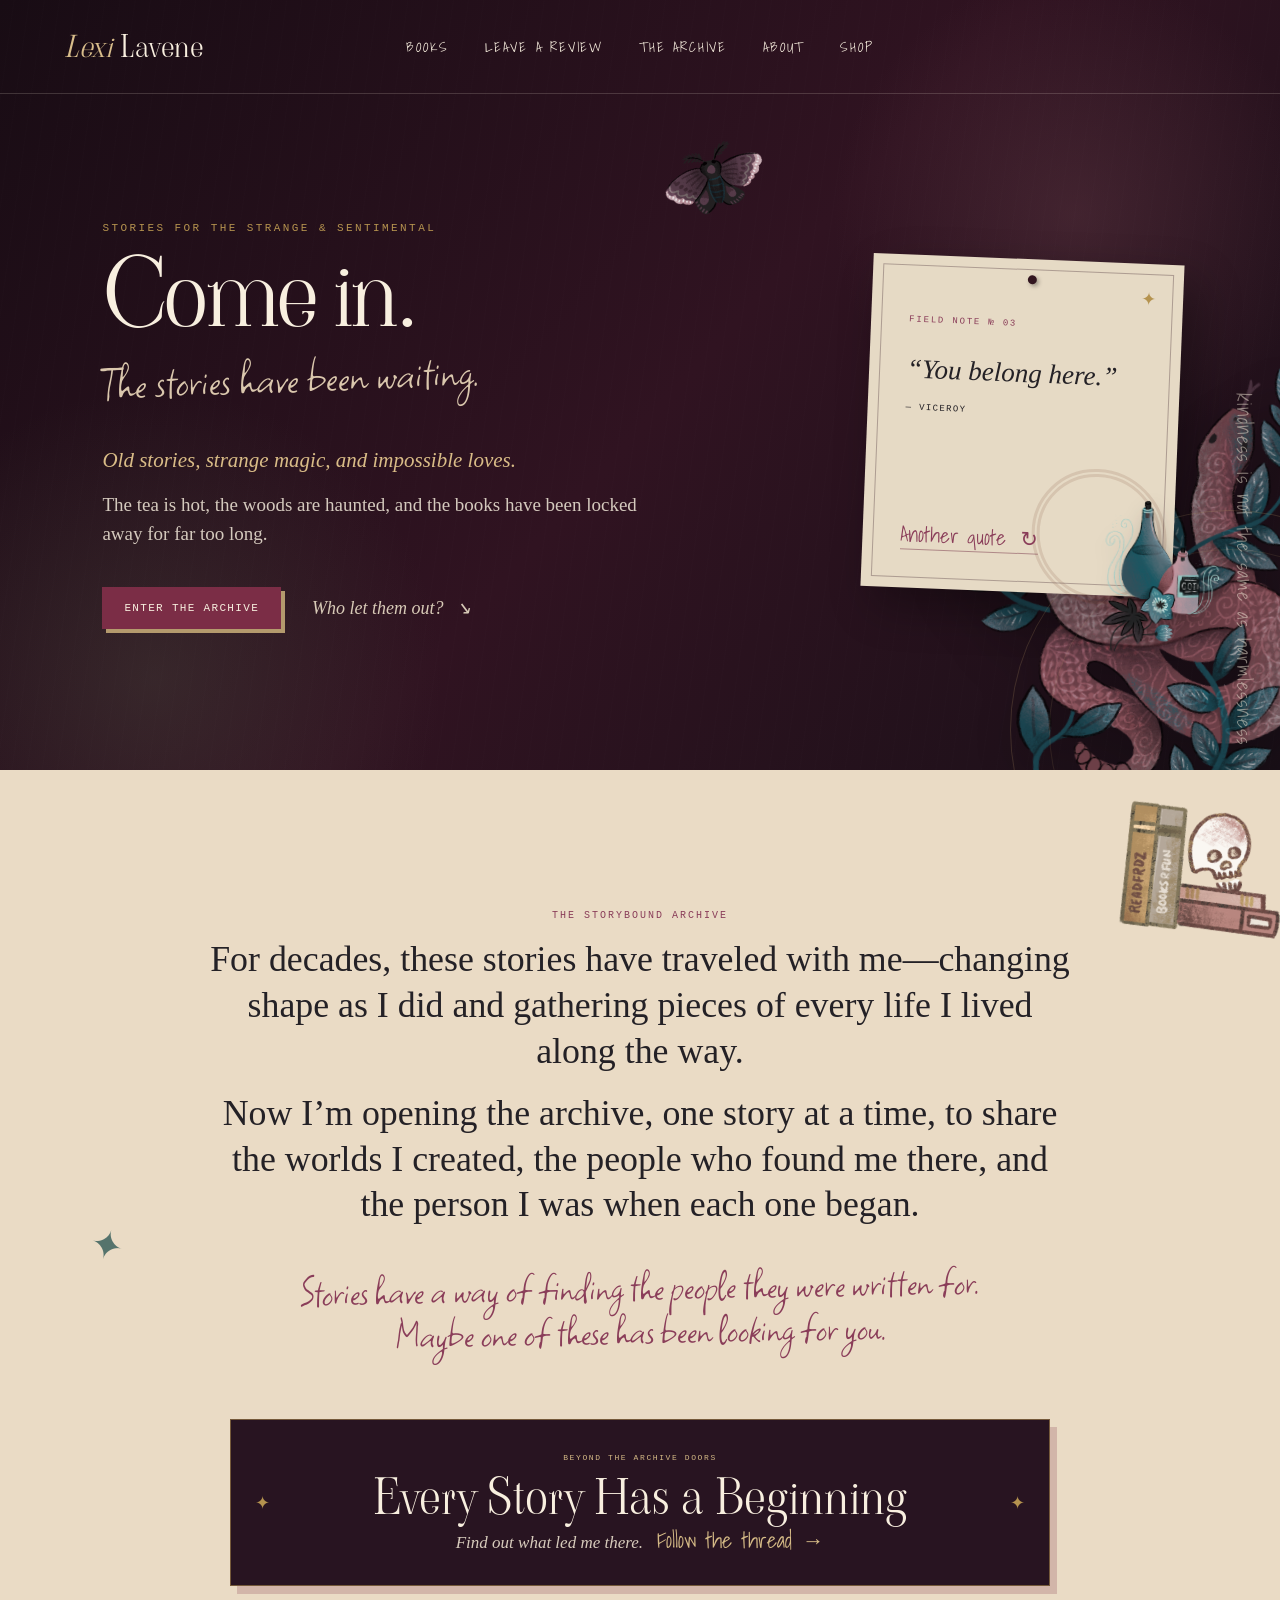
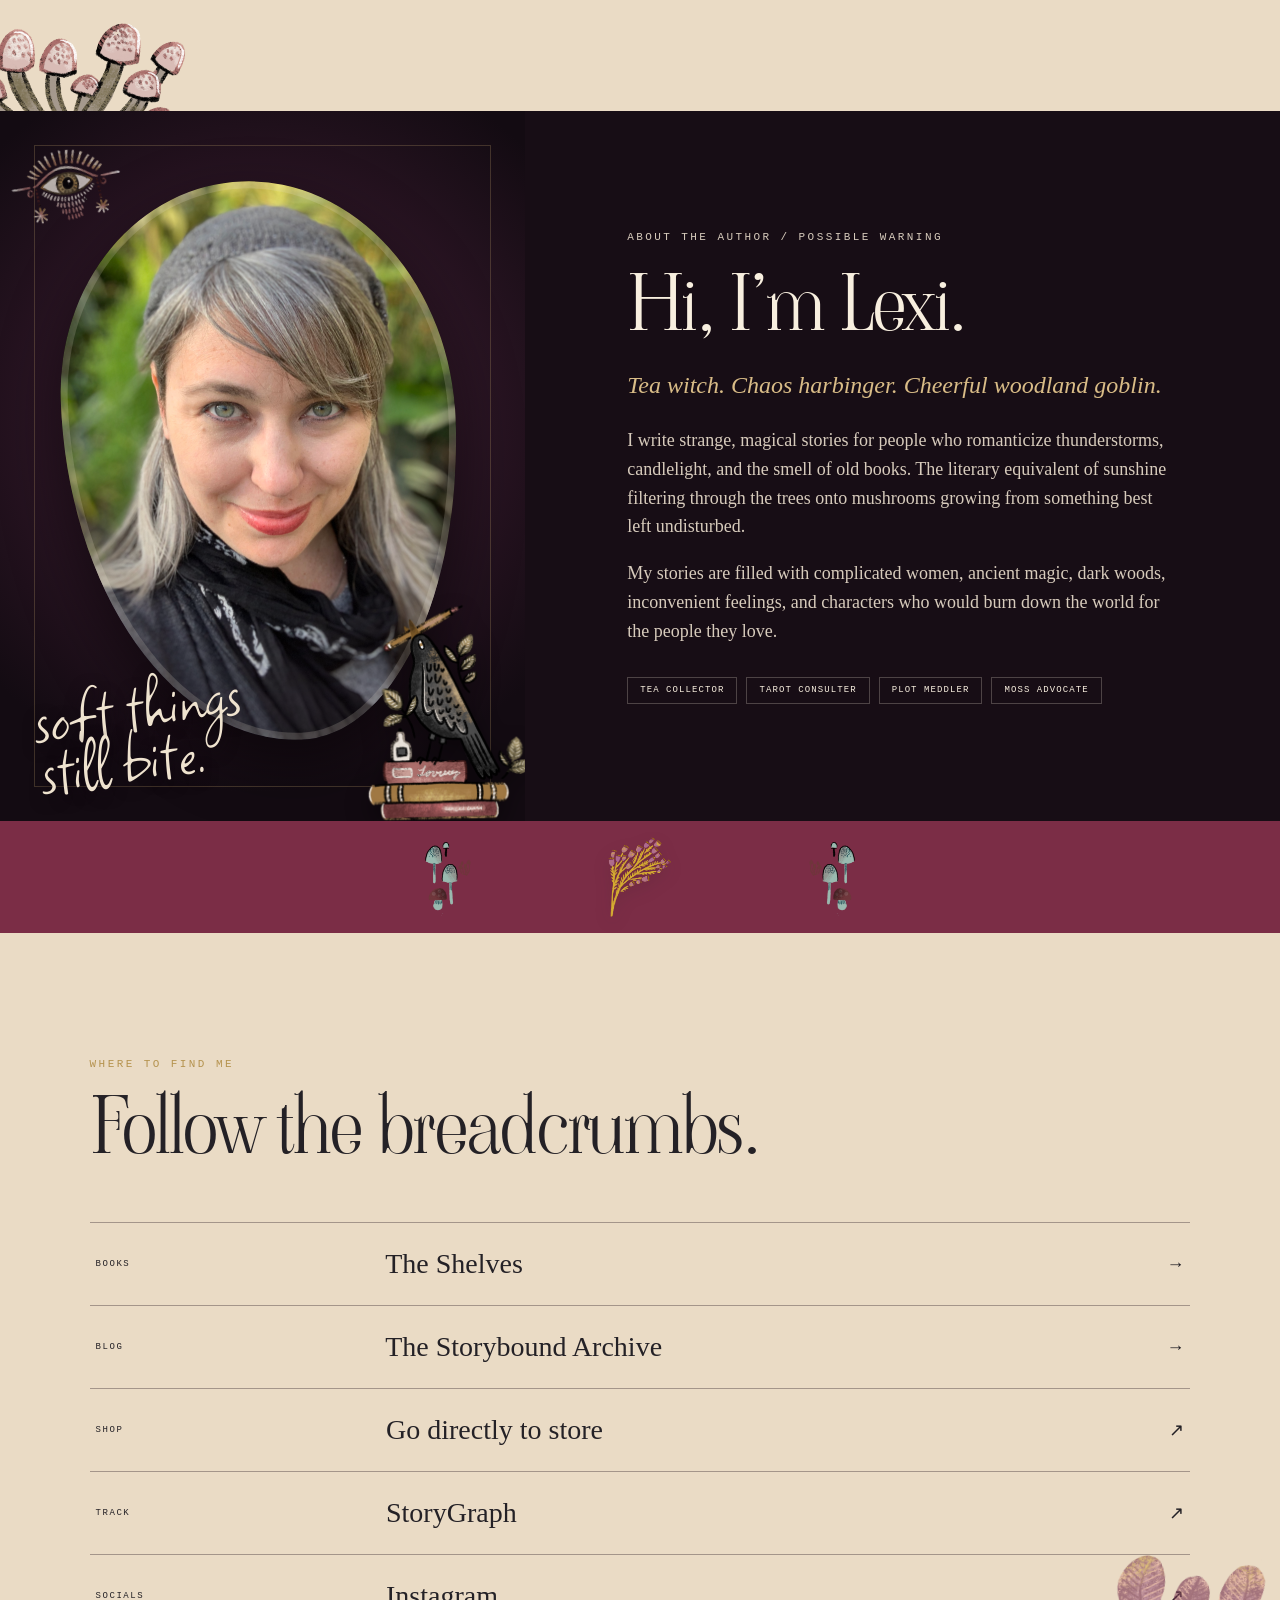
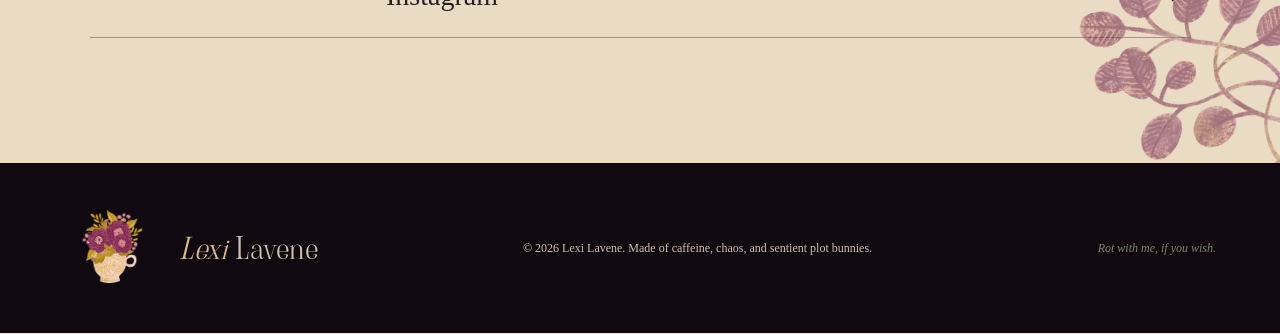
<file: index.html>
<!doctype html>
<html lang="en">
<head>
  <meta charset="utf-8">
  <meta name="viewport" content="width=device-width, initial-scale=1">
  <link rel="icon" type="image/png" sizes="32x32" href="/images/lexi-lavene-favicon-32x32.png">

  <title>Lexi Lavene — Stories for the Strange &amp; Sentimental</title>
  <meta name="description" content="Old stories, strange magic, impossible loves, and a little beautifully managed chaos.">

  <!-- Open Graph / Facebook / Threads -->
  <meta property="og:title" content="Lexi Lavene — Stories for the Strange &amp; Sentimental">
  <meta property="og:description" content="Old stories, strange magic, and impossible loves.">
  <meta property="og:type" content="website">
  <meta property="og:url" content="https://lexilavene.com/">
  <meta property="og:site_name" content="Lexi Lavene">
  <meta property="og:image" content="https://lexilavene.com/images/og.png">
  <meta property="og:image:secure_url" content="https://lexilavene.com/images/og.png">
  <meta property="og:image:type" content="image/png">
  <meta property="og:image:width" content="1200">
  <meta property="og:image:height" content="630">
  <meta property="og:image:alt" content="Lexi Lavene — Stories for the Strange &amp; Sentimental">

  <!-- Twitter / X -->
  <meta name="twitter:card" content="summary_large_image">
  <meta name="twitter:title" content="Lexi Lavene — Stories for the Strange &amp; Sentimental">
  <meta name="twitter:description" content="Old stories, strange magic, and impossible loves.">
  <meta name="twitter:image" content="https://lexilavene.com/images/og.png">
  <meta name="twitter:image:alt" content="Lexi Lavene — Stories for the Strange &amp; Sentimental">

  <link rel="canonical" href="https://lexilavene.com/">

  <link rel="stylesheet" href="styles.css">
</head>

<body>
<main>

<header class="site-header">
  <a class="wordmark" href="#top" aria-label="Lexi Lavene home">
    <span>Lexi</span> Lavene
  </a>

  <nav aria-label="Main navigation">
    <a href="/books/">Books</a>
    <a href="https://app.thestorygraph.com/authors/601111e9-f0cb-4ef2-b10b-f79e3fb7b8a1"
       target="_blank"
       rel="noopener noreferrer">Leave a Review</a>
    <a href="#archive">The Archive</a>
    <a href="#about">About</a>
    <a href="https://payhip.com/lexilavenebooks"
       target="_blank"
       rel="noopener noreferrer">Shop</a>
  </nav>
</header>

  <section class="hero" id="top">
    <div class="hero-wash" aria-hidden="true"></div>

    <img
      class="hero-snake"
      src="images/CC-images/Whimsy_Gothic_14.png"
      alt=""
      aria-hidden="true"
    >

    <img
      class="hero-moth"
      src="images/CC-images/Whimsy_Gothic_1.png"
      alt=""
      aria-hidden="true"
    >

    <div class="hero-copy">
      <p class="eyebrow">Stories for the strange &amp; sentimental</p>

      <h1>
        Come in.
        <span>The stories have been waiting.</span>
      </h1>

      <p class="genre-line">
        Old stories, strange magic, and impossible loves.
      </p>

      <p class="lede">
        The tea is hot, the woods are haunted, and the books have been
        locked away for far too long.
      </p>

      <div class="hero-actions">
        <a class="button button-primary" href="#archive">
          Enter the archive
        </a>

        <a class="ink-link" href="#about">
          Who let them out? <span>↘</span>
        </a>
      </div>
    </div>

    <aside class="curiosity-card" aria-label="A note from the woods">
      <div class="pin" aria-hidden="true"></div>

      <p class="card-label">
        Field note № <span data-note-number>31</span>
      </p>

      <div class="quote-content" aria-live="polite">
        <blockquote data-quote-text></blockquote>
        <p class="attribution" data-quote-source></p>
      </div>

      <button class="another-quote" type="button" data-another-quote>
        Another quote <span aria-hidden="true">↻</span>
      </button>

      <div class="tea-ring" aria-hidden="true"></div>
      <span class="specimen" aria-hidden="true">✦</span>

      <img
        class="card-potions"
        src="images/CC-images/Whimsy_Gothic_16.png"
        alt=""
        aria-hidden="true"
      >
    </aside>

    <div class="margin-note" aria-hidden="true">
      kindness is not the same as harmlessness
    </div>
  </section>

  <section class="manifesto" id="archive">
    <img
      class="manifesto-mushrooms"
      src="images/CC-images/Witchy_Woman_colour_35.png"
      alt=""
      aria-hidden="true"
      loading="lazy"
    >

    <img
      class="manifesto-skull"
      src="images/CC-images/Witchy_Woman_colour_36.png"
      alt=""
      aria-hidden="true"
      loading="lazy"
    >

    <p class="manifesto-small">The Storybound Archive</p>

    <p>
      For decades, these stories have traveled with me—changing shape as I did
      and gathering pieces of every life I lived along the way.
    </p>

    <p>
      Now I’m opening the archive, one story at a time, to share the worlds I
      created, the people who found me there, and the person I was when each
      one began.
    </p>

    <strong>
      Stories have a way of finding the people they were written for.<br>
      Maybe one of these has been looking for you.
    </strong>

    <a class="archive-gateway" href="/blog/">
      <span class="gateway-label">Beyond the archive doors</span>
      <span class="gateway-title">Every Story Has a Beginning</span>
      <span class="gateway-subtitle">
        Find out what led me there. <b>Follow the thread →</b>
      </span>
    </a>
  </section>

  <section class="about" id="about">
    <div class="about-art">
      <div class="portrait-frame">
        <img
          class="author-photo"
          src="images/author%20photo.jpeg"
          alt="Lexi Lavene, silver-haired author in a black knit hat, smiling in the woods"
        >
      </div>

      <img
        class="about-raven"
        src="images/CC-images/Witchy_Woman_colour_1.png"
        alt=""
        aria-hidden="true"
        loading="lazy"
      >

      <img
        class="about-eye"
        src="images/CC-images/Witchy_Woman_colour_50.png"
        alt=""
        aria-hidden="true"
        loading="lazy"
      >

      <div class="wild-title" aria-hidden="true">
        soft things<br>still bite.
      </div>
    </div>

    <div class="about-copy">
      <p class="eyebrow">About the author / possible warning</p>
      <h2>Hi, I’m Lexi.</h2>

      <p class="intro">
        Tea witch. Chaos harbinger. Cheerful woodland goblin.
      </p>

      <p>
        I write strange, magical stories for people who romanticize
        thunderstorms, candlelight, and the smell of old books. The literary
        equivalent of sunshine filtering through the trees onto mushrooms
        growing from something best left undisturbed.
      </p>

      <p>
        My stories are filled with complicated women, ancient magic, dark
        woods, inconvenient feelings, and characters who would burn down the
        world for the people they love.
      </p>

      <div class="author-tags" aria-label="Author characteristics">
        <span>tea collector</span>
        <span>tarot consulter</span>
        <span>plot meddler</span>
        <span>moss advocate</span>
      </div>
    </div>
  </section>

  <section class="escape-note" aria-hidden="true">
    <img
      src="images/CC-images/Whimsy_Gothic_15.png"
      alt=""
      loading="lazy"
    >

    <img
      class="interlude-flourish"
      src="images/CC-images/Blooming%20Books_6.png"
      alt=""
      loading="lazy"
    >

    <img
      src="images/CC-images/Whimsy_Gothic_15.png"
      alt=""
      loading="lazy"
    >
  </section>

<section class="find-me" id="find-me">
  <img
    class="find-leaves"
    src="images/CC-images/Blooming%20Books_5.png"
    alt=""
    aria-hidden="true"
    loading="lazy"
  >

  <p class="eyebrow">Where to find me</p>
  <h2>Follow the breadcrumbs.</h2>

  <div class="link-shelf">
    <a href="/books/">
      <small>Books</small>
      <span>The Shelves</span>
      <b>→</b>
    </a>

    <a href="/blog/">
      <small>Blog</small>
      <span>The Storybound Archive</span>
      <b>→</b>
    </a>

    <a
      href="https://payhip.com/lexilavenebooks"
      target="_blank"
      rel="noopener"
    >
      <small>Shop</small>
      <span>Go directly to store</span>
      <b>↗</b>
    </a>

    <a
      href="https://app.thestorygraph.com/profile/lexilavene"
      target="_blank"
      rel="noopener"
    >
      <small>Track</small>
      <span>StoryGraph</span>
      <b>↗</b>
    </a>

    <a
      href="https://www.instagram.com/lexilavenebooks/"
      target="_blank"
      rel="noopener"
    >
      <small>Socials</small>
      <span>Instagram</span>
      <b>↗</b>
    </a>
  </div>
</section>

  <footer>
    <img
      src="images/CC-images/Blooming%20Books_39.png"
      alt=""
      aria-hidden="true"
      loading="lazy"
    >

    <a class="wordmark" href="#top">
      <span>Lexi</span> Lavene
    </a>

    <p>
      © 2026 Lexi Lavene. Made of caffeine, chaos, and sentient plot bunnies.
    </p>

    <p class="footer-whisper">
      Rot with me, if you wish.
    </p>
  </footer>

</main>

<script src="script.js"></script>
</body>
</html>
</file>
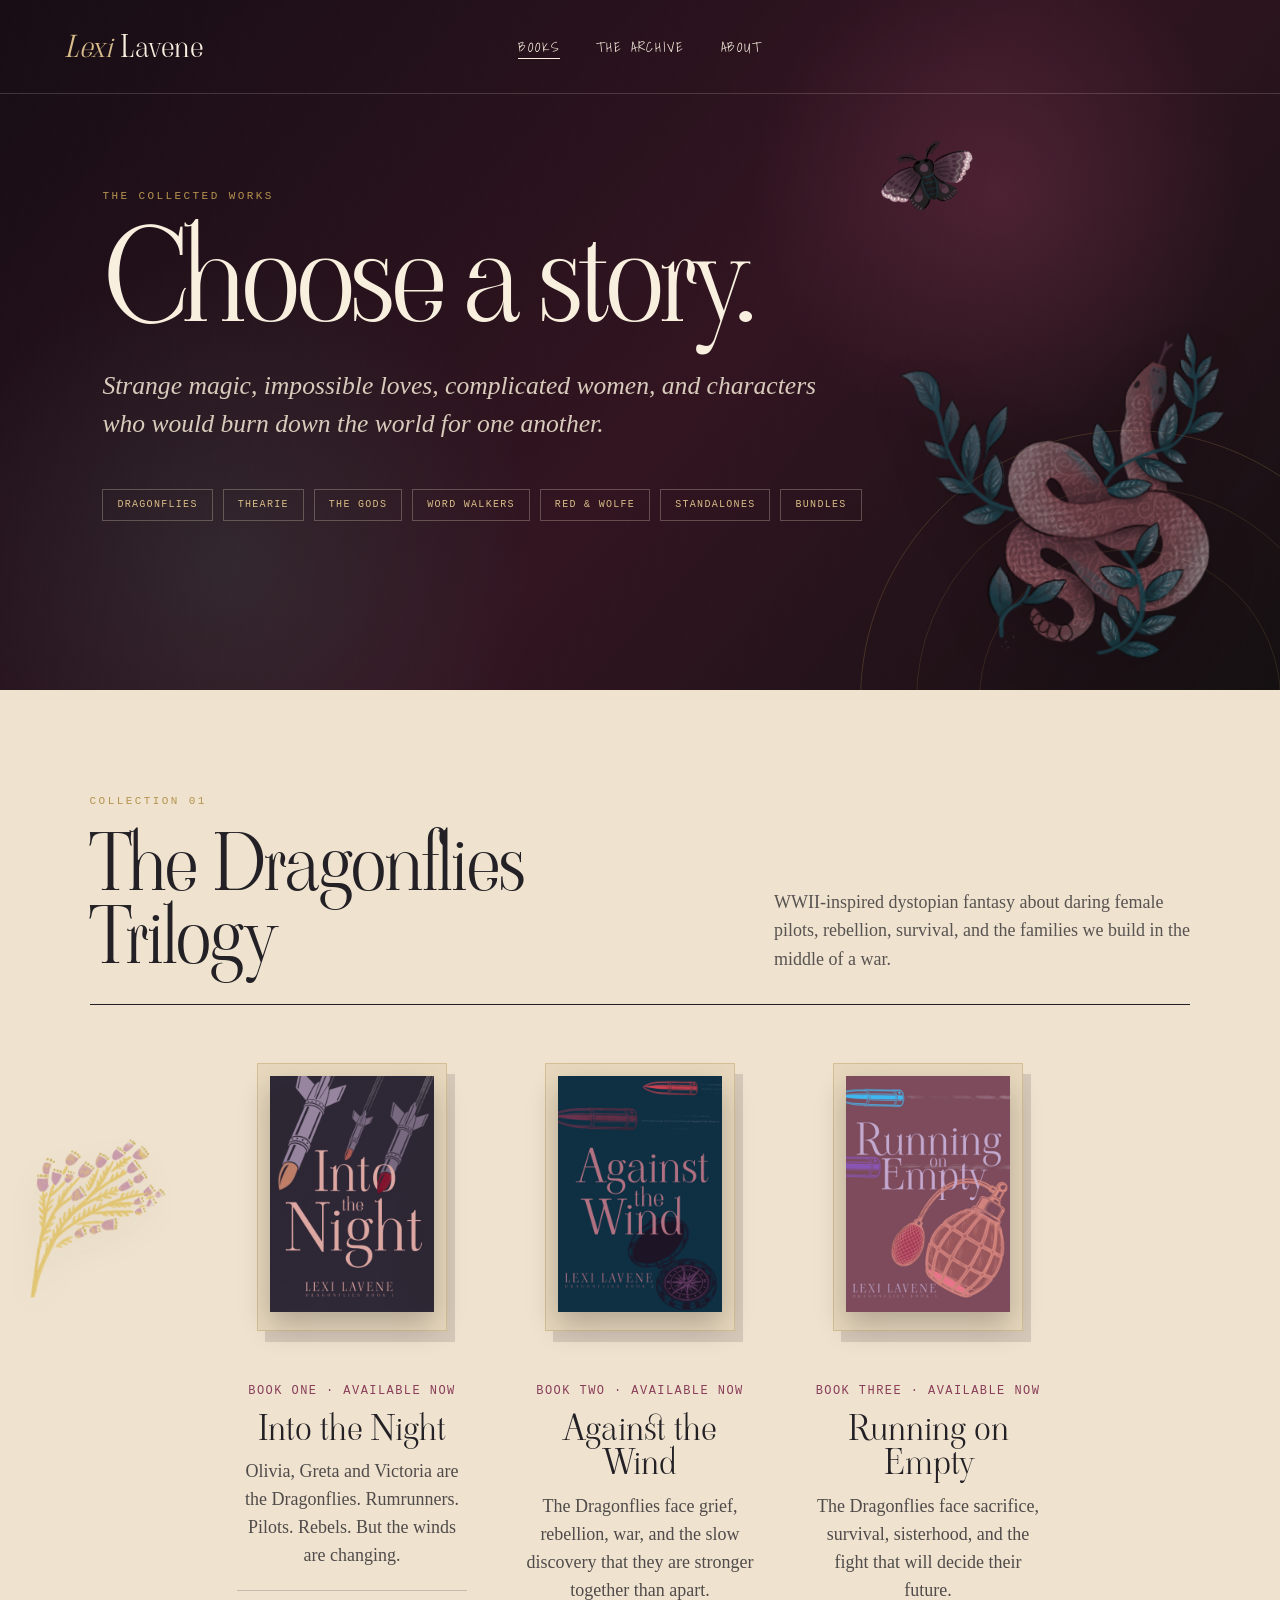
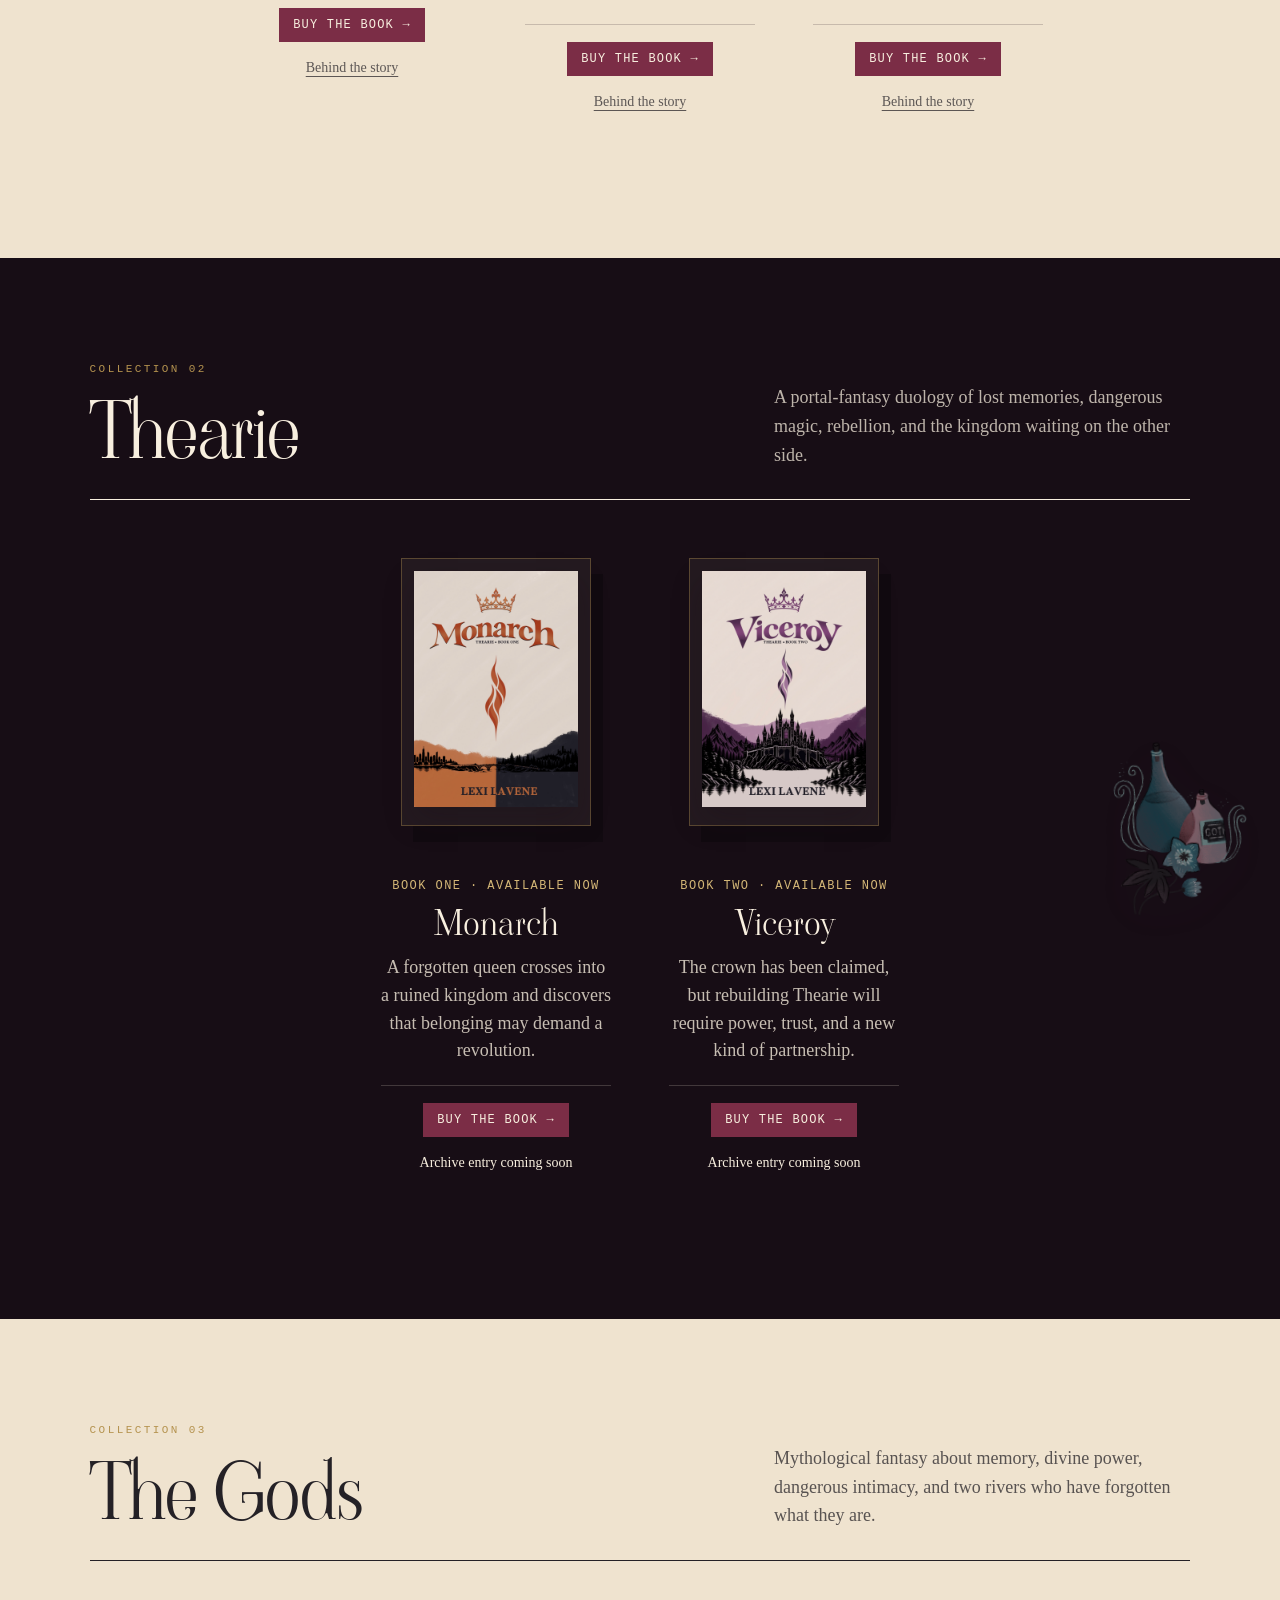
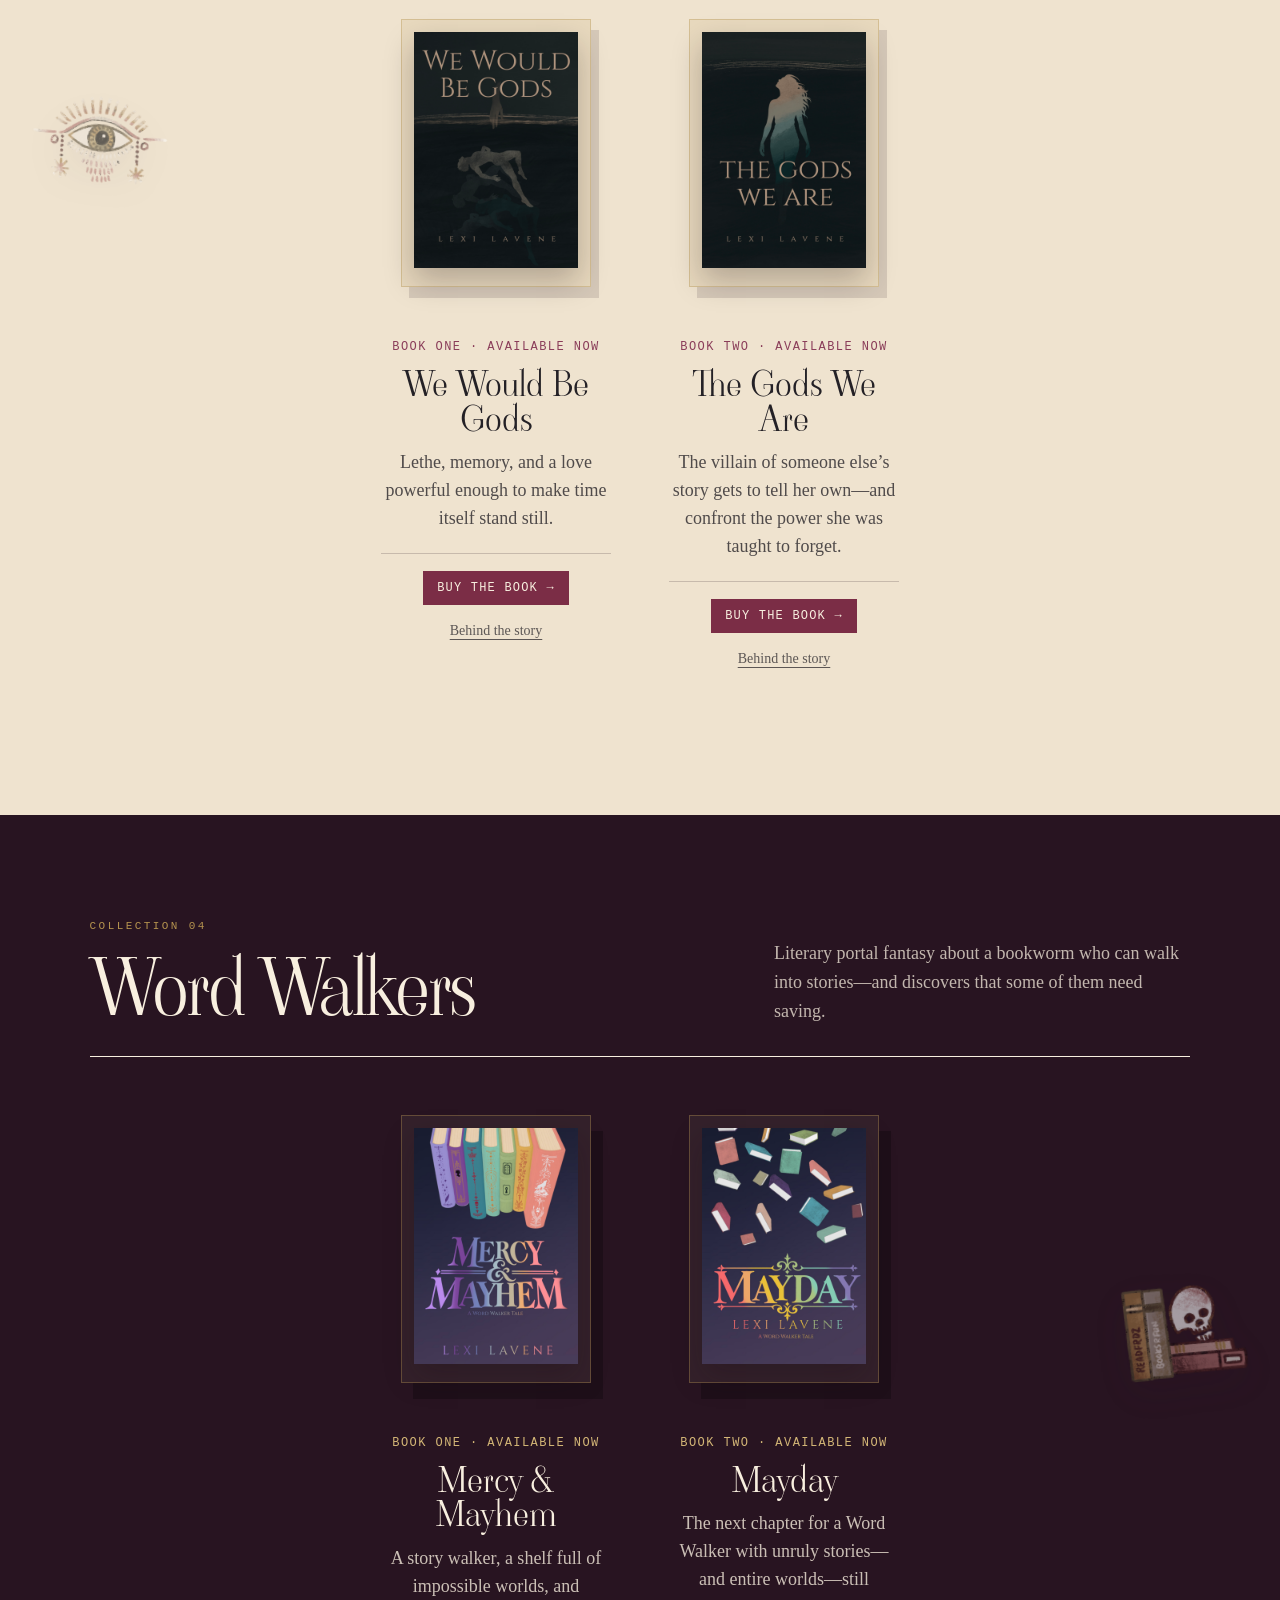
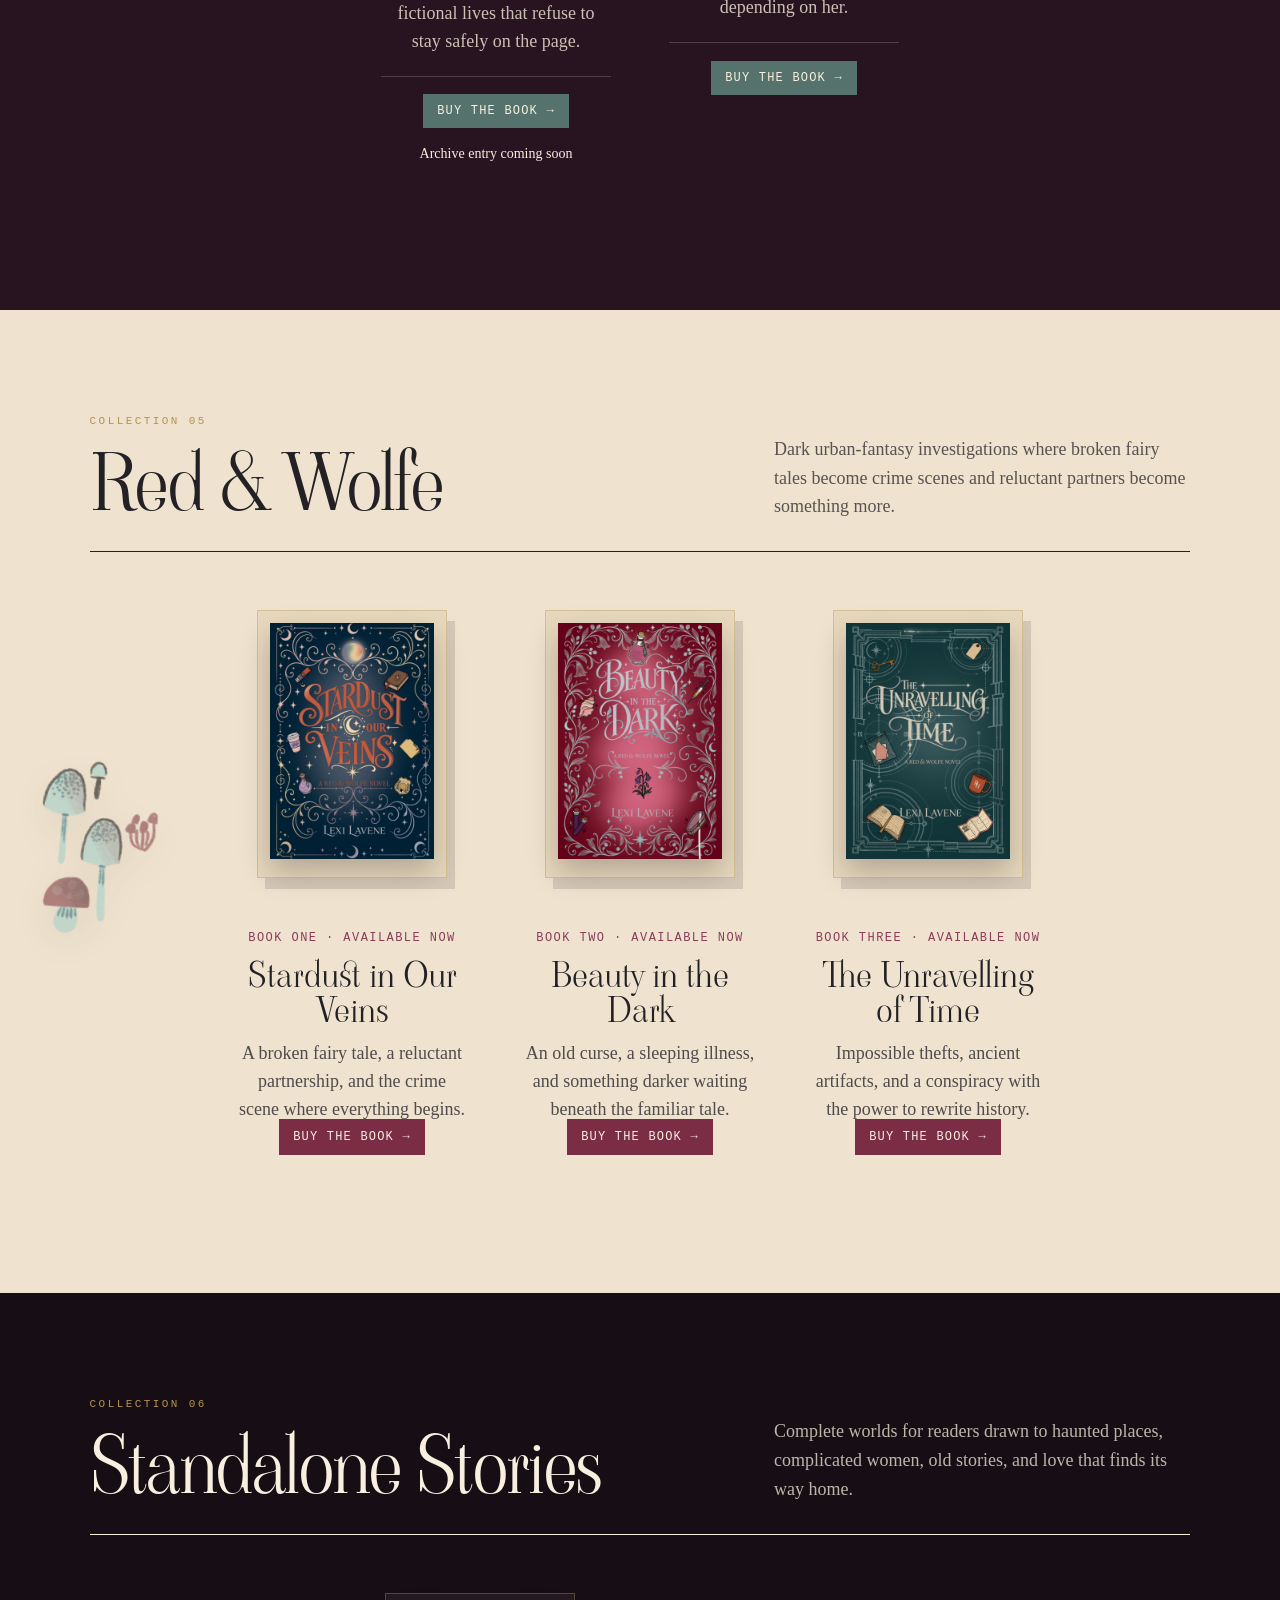
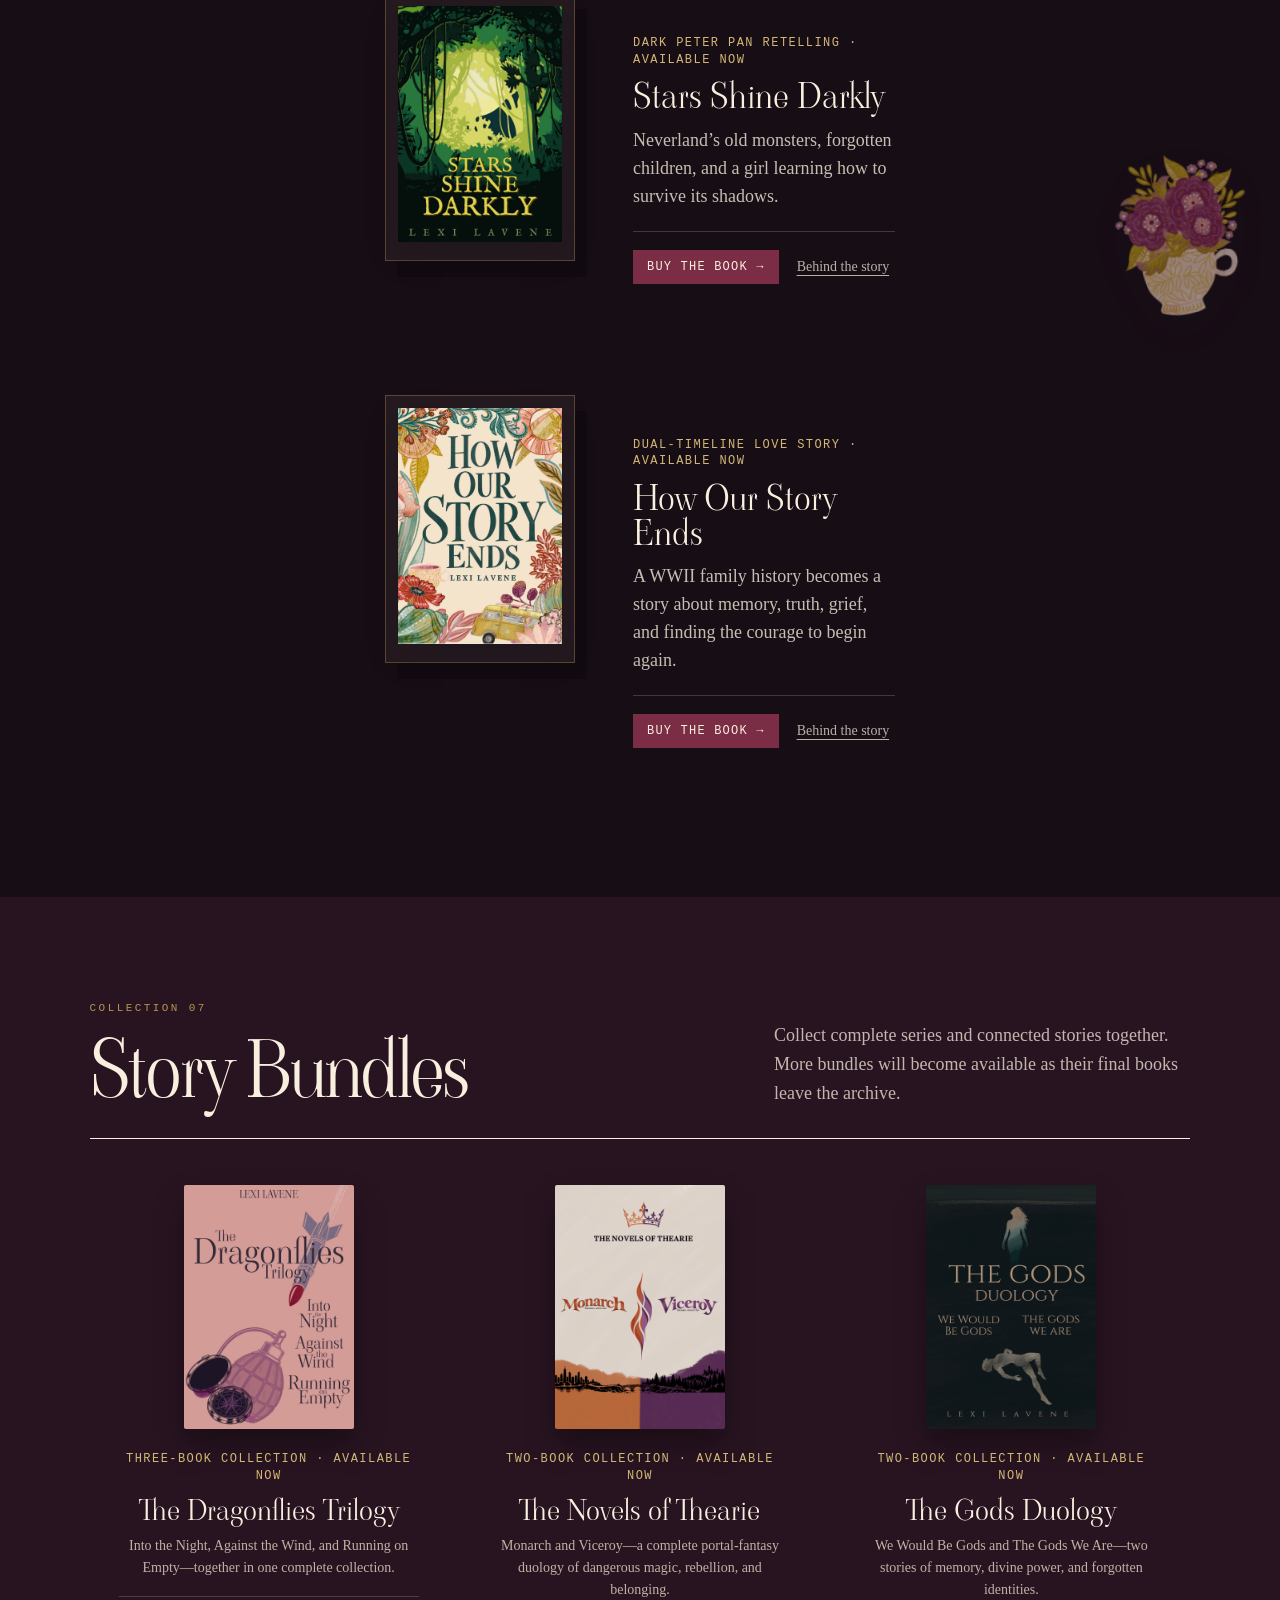
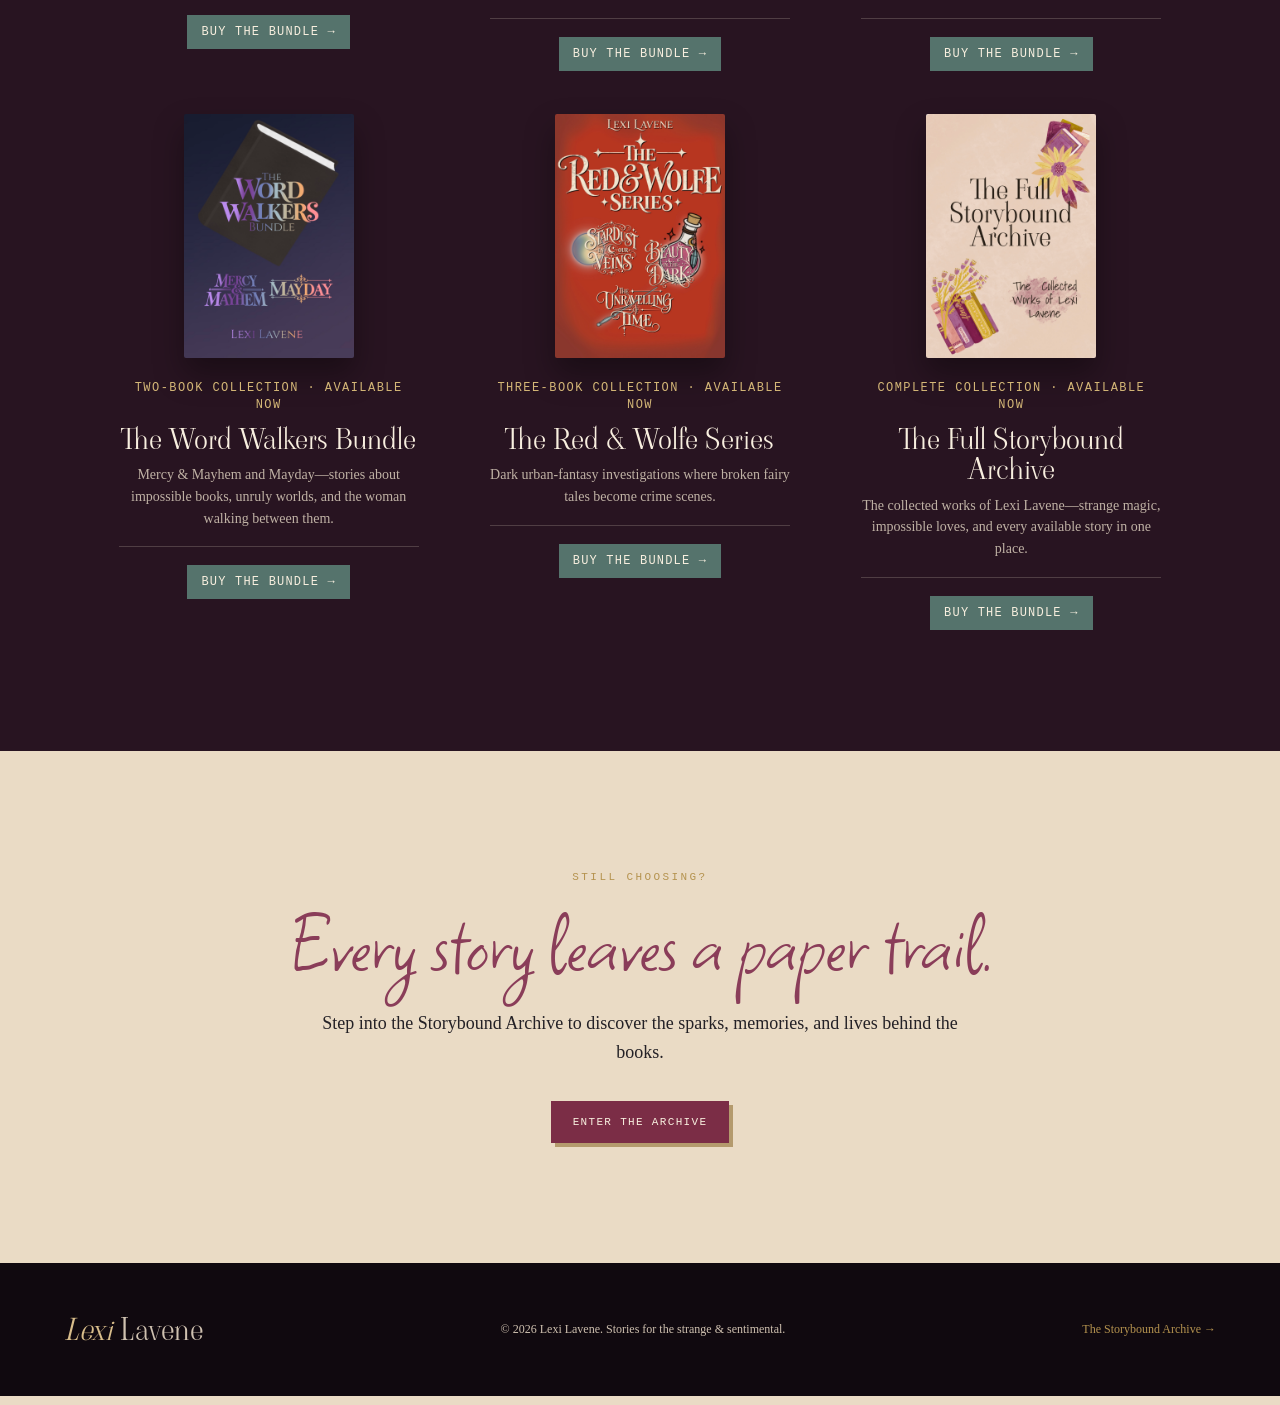
<file: books/index.html>
<!doctype html>
<html lang="en">
<head>
  <meta charset="utf-8">
  <meta name="viewport" content="width=device-width, initial-scale=1">

  <link
    rel="icon"
    type="image/png"
    sizes="32x32"
    href="../images/lexi-lavene-favicon-32x32.png"
  >

  <title>Fantasy Books by Lexi Lavene | Series &amp; Standalones</title>

  <meta
    name="description"
    content="Explore fantasy books by Lexi Lavene: dark fairy-tale retellings, mythological fantasy, portal fantasy, dystopian adventures, and impossible loves."
  >

  <link rel="canonical" href="https://lexilavene.com/books/">

  <link rel="stylesheet" href="../styles.css">
  <link rel="stylesheet" href="books.css">
</head>

<body class="books-page">
<header class="site-header books-header">
  <a class="wordmark" href="/" aria-label="Lexi Lavene home">
    <span>Lexi</span> Lavene
  </a>

  <nav aria-label="Main navigation">
    <a class="current" href="/books/">Books</a>
    <a href="/blog/">The Archive</a>
    <a href="/#about">About</a>
  </nav>
</header>

  <main>

    <!-- HERO -->
    <section class="books-hero">
      <div class="hero-orbit" aria-hidden="true"></div>

      <img
        class="books-hero-snake"
        src="../images/CC-images/Whimsy_Gothic_14.png"
        alt=""
        aria-hidden="true"
      >

      <img
        class="books-hero-moth"
        src="../images/CC-images/Whimsy_Gothic_1.png"
        alt=""
        aria-hidden="true"
      >

      <p class="eyebrow">The collected works</p>

      <h1>Choose a story.</h1>

      <p class="books-deck">
        Strange magic, impossible loves, complicated women, and characters
        who would burn down the world for one another.
      </p>

      <nav class="collection-nav" aria-label="Book collections">
        <a href="#dragonflies">Dragonflies</a>
        <a href="#thearie">Thearie</a>
        <a href="#gods">The Gods</a>
        <a href="#word-walkers">Word Walkers</a>
        <a href="#red-wolfe">Red &amp; Wolfe</a>
        <a href="#standalones">Standalones</a>
        <a href="#bundles">Bundles</a>
      </nav>
    </section>

    <!-- DRAGONFLIES -->
    <section class="collection" id="dragonflies">
      <img
        class="margin-art margin-art-left margin-art-sprig"
        src="../images/CC-images/Blooming Books_6.png"
        alt=""
        aria-hidden="true"
      >

      <header class="collection-heading">
        <div>
          <p class="eyebrow">Collection 01</p>
          <h2>The Dragonflies Trilogy</h2>
        </div>

        <p>
          WWII-inspired dystopian fantasy about daring female pilots,
          rebellion, survival, and the families we build in the middle
          of a war.
        </p>
      </header>

      <div class="book-grid shelf shelf-three">

        <article class="book-card available">
          <div class="cover-wrap">
            <img
              src="images/into-the-night.JPG"
              alt="Cover of Into the Night by Lexi Lavene"
              width="1423"
              height="2048"
            >
          </div>

          <div class="book-copy">
            <p class="book-order">Book One · Available now</p>
            <h3>Into the Night</h3>

            <p>
              Olivia, Greta and Victoria are the Dragonflies. 
              Rumrunners. Pilots. Rebels. 
              But the winds are changing.
            </p>

            <div class="book-actions">
              <a
                class="buy-link"
                href="https://payhip.com/b/gtP85"
                target="_blank"
                rel="noopener"
              >
                Buy the book →
              </a>

              <a href="/blog/blogposts/into-the-night.html">
                Behind the story
              </a>
            </div>
          </div>
        </article>

        <article class="book-card available">
          <div class="cover-wrap">
            <img
              src="images/against-the-wind.JPG"
              alt="Cover of Against the Wind by Lexi Lavene"
              width="1423"
              height="2048"
              loading="lazy"
            >
          </div>

          <div class="book-copy">
            <p class="book-order">Book Two · Available now</p>
            <h3>Against the Wind</h3>

            <p>
              The Dragonflies face grief, rebellion, war, and the slow
              discovery that they are stronger together than apart.
            </p>

            <div class="book-actions">
              <a
                class="buy-link"
                href="https://payhip.com/b/WRQcK"
                target="_blank"
                rel="noopener"
              >
                Buy the book →
              </a>

              <a href="/blog/blogposts/against-the-wind.html">
                Behind the story
              </a>
            </div>
          </div>
        </article>

        <article class="book-card available">
          <div class="cover-wrap">
            <img
              src="images/running-on-empty.JPG"
              alt="Cover of Running on Empty by Lexi Lavene"
              width="1423"
              height="2048"
              loading="lazy"
            >
          </div>

          <div class="book-copy">
            <p class="book-order">Book Three · Available now</p>
            <h3>Running on Empty</h3>

            <p>
              The Dragonflies face sacrifice, survival, sisterhood,
              and the fight that will decide their future.
            </p>

            <div class="book-actions">
              <a
                class="buy-link"
                href="https://payhip.com/b/2gz1o"
                target="_blank"
                rel="noopener"
              >
                Buy the book →
              </a>

              <a href="/blog/blogposts/running-on-empty.html">
                Behind the story
              </a>
            </div>
          </div>
        </article>

      </div>
    </section>

    <!-- THEARIE -->
    <section class="collection collection-dark" id="thearie">
      <img
        class="margin-art margin-art-right margin-art-potions"
        src="../images/CC-images/Whimsy_Gothic_16.png"
        alt=""
        aria-hidden="true"
      >

      <header class="collection-heading">
        <div>
          <p class="eyebrow">Collection 02</p>
          <h2>Thearie</h2>
        </div>

        <p>
          A portal-fantasy duology of lost memories, dangerous magic,
          rebellion, and the kingdom waiting on the other side.
        </p>
      </header>

      <div class="book-grid shelf shelf-two">

        <article class="book-card available">
          <div class="cover-wrap">
            <img
              src="images/monarch.JPG"
              alt="Cover of Monarch by Lexi Lavene"
              width="1423"
              height="2048"
              loading="lazy"
            >
          </div>

          <div class="book-copy">
            <p class="book-order">Book One · Available now</p>
            <h3>Monarch</h3>

            <p>
              A forgotten queen crosses into a ruined kingdom and
              discovers that belonging may demand a revolution.
            </p>

            <div class="book-actions">
              <a
                class="buy-link"
                href="https://payhip.com/b/QX15Z"
                target="_blank"
                rel="noopener"
              >
                Buy the book →
              </a>

              <span>Archive entry coming soon</span>
            </div>
          </div>
        </article>

        <article class="book-card available">
          <div class="cover-wrap">
            <img
              src="images/viceroy.JPG"
              alt="Cover of Viceroy by Lexi Lavene"
              width="1423"
              height="2048"
              loading="lazy"
            >
          </div>

          <div class="book-copy">
            <p class="book-order">Book Two · Available now</p>
            <h3>Viceroy</h3>

            <p>
              The crown has been claimed, but rebuilding Thearie will
              require power, trust, and a new kind of partnership.
            </p>

            <div class="book-actions">
              <a
                class="buy-link"
                href="https://payhip.com/b/sPByv"
                target="_blank"
                rel="noopener"
              >
                Buy the book →
              </a>

              <span>Archive entry coming soon</span>
            </div>
          </div>
        </article>

      </div>
    </section>

    <!-- THE GODS -->
    <section class="collection" id="gods">
      <img
        class="margin-art margin-art-left margin-art-eye"
        src="../images/CC-images/Witchy_Woman_colour_50.png"
        alt=""
        aria-hidden="true"
      >

      <header class="collection-heading">
        <div>
          <p class="eyebrow">Collection 03</p>
          <h2>The Gods</h2>
        </div>

        <p>
          Mythological fantasy about memory, divine power, dangerous
          intimacy, and two rivers who have forgotten what they are.
        </p>
      </header>

      <div class="book-grid shelf shelf-two">

        <article class="book-card available">
          <div class="cover-wrap">
            <img
              src="images/we-would-be-gods.JPG"
              alt="Cover of We Would Be Gods by Lexi Lavene"
              width="1423"
              height="2048"
              loading="lazy"
            >
          </div>

          <div class="book-copy">
            <p class="book-order">Book One · Available now</p>
            <h3>We Would Be Gods</h3>

            <p>
              Lethe, memory, and a love powerful enough to make time
              itself stand still.
            </p>

            <div class="book-actions">
              <a
                class="buy-link"
                href="https://payhip.com/b/mkVTR"
                target="_blank"
                rel="noopener"
              >
                Buy the book →
              </a>

              <a href="/blog/blogposts/we-would-be-gods.html">
                Behind the story
              </a>
            </div>
          </div>
        </article>

        <article class="book-card available">
          <div class="cover-wrap">
            <img
              src="images/the-gods-we-are.JPG"
              alt="Cover of The Gods We Are by Lexi Lavene"
              width="1423"
              height="2048"
              loading="lazy"
            >
          </div>

          <div class="book-copy">
            <p class="book-order">Book Two · Available now</p>
            <h3>The Gods We Are</h3>

            <p>
              The villain of someone else’s story gets to tell her
              own—and confront the power she was taught to forget.
            </p>

            <div class="book-actions">
              <a
                class="buy-link"
                href="https://payhip.com/b/1USps"
                target="_blank"
                rel="noopener"
              >
                Buy the book →
              </a>

              <a href="/blog/blogposts/the-gods-we-are.html">
                Behind the story
              </a>
            </div>
          </div>
        </article>

      </div>
    </section>

    <!-- WORD WALKERS -->
    <section class="collection collection-wine" id="word-walkers">
      <img
        class="margin-art margin-art-right margin-art-raven"
        src="../images/CC-images/Witchy_Woman_colour_36.png"
        alt=""
        aria-hidden="true"
      >

      <header class="collection-heading">
        <div>
          <p class="eyebrow">Collection 04</p>
          <h2>Word Walkers</h2>
        </div>

        <p>
          Literary portal fantasy about a bookworm who can walk into
          stories—and discovers that some of them need saving.
        </p>
      </header>

      <div class="book-grid shelf shelf-two">

        <article class="book-card available">
          <div class="cover-wrap">
            <img
              src="images/mercy-and-mayhem.JPG"
              alt="Cover of Mercy and Mayhem by Lexi Lavene"
              width="1423"
              height="2048"
              loading="lazy"
            >
          </div>

          <div class="book-copy">
            <p class="book-order">Book One · Available now</p>
            <h3>Mercy &amp; Mayhem</h3>

            <p>
              A story walker, a shelf full of impossible worlds, and
              fictional lives that refuse to stay safely on the page.
            </p>

            <div class="book-actions">
              <a
                class="buy-link"
                href="https://payhip.com/b/MYWum"
                target="_blank"
                rel="noopener"
              >
                Buy the book →
              </a>

              <span>Archive entry coming soon</span>
            </div>
          </div>
        </article>

        <article class="book-card available">
          <div class="cover-wrap">
            <img
              src="images/mayday.JPG"
              alt="Cover of Mayday by Lexi Lavene"
              width="1423"
              height="2048"
              loading="lazy"
            >
          </div>

          <div class="book-copy">
            <p class="book-order">Book Two · Available Now</p>
            <h3>Mayday</h3>

            <p>
              The next chapter for a Word Walker with unruly stories—and
              entire worlds—still depending on her.
            </p>

       <div class="book-actions">
  <a
    class="buy-link"
    href="https://payhip.com/b/3ahfV"
    target="_blank"
    rel="noopener"
  >
    Buy the book →
  </a>
</div>
        </article>

      </div>
    </section>

    <!-- RED & WOLFE -->
   <section class="collection" id="red-wolfe">
  <img
    class="margin-art margin-art-left margin-art-mushrooms"
    src="../images/CC-images/Whimsy_Gothic_15.png"
    alt=""
    aria-hidden="true"
  >

  <header class="collection-heading">
    <div>
      <p class="eyebrow">Collection 05</p>
      <h2>Red &amp; Wolfe</h2>
    </div>

    <p>
      Dark urban-fantasy investigations where broken fairy tales
      become crime scenes and reluctant partners become something more.
    </p>
  </header>

  <div class="book-grid shelf shelf-three">

    <!-- Stardust in Our Veins -->
    <article class="book-card available">
      <div class="cover-wrap">
        <img
          src="images/stardust-in-our-veins.JPG"
          alt="Cover of Stardust in Our Veins by Lexi Lavene"
          width="1423"
          height="2048"
          loading="lazy"
        >
      </div>

      <div class="book-copy">
        <p class="book-order">Book One · Available Now</p>
        <h3>Stardust in Our Veins</h3>

        <p>
          A broken fairy tale, a reluctant partnership, and the
          crime scene where everything begins.
        </p>

        <a
          class="buy-link"
          href="https://payhip.com/b/vj64y"
          target="_blank"
          rel="noopener"
        >
          Buy the book →
        </a>
      </div>
    </article>

    <!-- Beauty in the Dark -->
    <article class="book-card available">
      <div class="cover-wrap">
        <img
          src="images/beauty-in-the-dark.JPG"
          alt="Cover of Beauty in the Dark by Lexi Lavene"
          width="1423"
          height="2048"
          loading="lazy"
        >
      </div>

      <div class="book-copy">
        <p class="book-order">Book Two · Available Now</p>
        <h3>Beauty in the Dark</h3>

        <p>
          An old curse, a sleeping illness, and something darker
          waiting beneath the familiar tale.
        </p>

        <a
          class="buy-link"
          href="https://payhip.com/b/tJW3m"
          target="_blank"
          rel="noopener"
        >
          Buy the book →
        </a>
      </div>
    </article>

    <!-- The Unravelling of Time -->
    <article class="book-card available">
      <div class="cover-wrap">
        <img
          src="images/the-unravelling-of-time.PNG"
          alt="Cover of The Unravelling of Time by Lexi Lavene"
          width="1423"
          height="2048"
          loading="lazy"
        >
      </div>

      <div class="book-copy">
        <p class="book-order">Book Three · Available Now</p>
        <h3>The Unravelling of Time</h3>

        <p>
          Impossible thefts, ancient artifacts, and a conspiracy
          with the power to rewrite history.
        </p>

        <a
          class="buy-link"
          href="https://payhip.com/b/7JLjn"
          target="_blank"
          rel="noopener"
        >
          Buy the book →
        </a>
      </div>
    </article>

  </div>
</section>

    <!-- STANDALONES -->
    <section class="collection collection-dark" id="standalones">
      <img
        class="margin-art margin-art-right margin-art-bloom"
        src="../images/CC-images/Blooming Books_39.png"
        alt=""
        aria-hidden="true"
      >

      <header class="collection-heading">
        <div>
          <p class="eyebrow">Collection 06</p>
          <h2>Standalone Stories</h2>
        </div>

        <p>
          Complete worlds for readers drawn to haunted places,
          complicated women, old stories, and love that finds its way home.
        </p>
      </header>

      <div class="standalone-shelves">

        <div class="book-grid shelf shelf-single">
          <article class="book-card available">
            <div class="cover-wrap">
              <img
                src="images/stars-shine-darkly.JPG"
                alt="Cover of Stars Shine Darkly by Lexi Lavene"
                width="1423"
                height="2048"
                loading="lazy"
              >
            </div>

            <div class="book-copy">
              <p class="book-order">
                Dark Peter Pan retelling · Available now
              </p>

              <h3>Stars Shine Darkly</h3>

              <p>
                Neverland’s old monsters, forgotten children, and a
                girl learning how to survive its shadows.
              </p>

              <div class="book-actions">
                <a
                  class="buy-link"
                  href="https://payhip.com/b/YKXaZ"
                  target="_blank"
                  rel="noopener"
                >
                  Buy the book →
                </a>

                <a href="/blog/blogposts/stars-shine-darkly.html">
                  Behind the story
                </a>
              </div>
            </div>
          </article>
        </div>

        <div class="book-grid shelf shelf-single">
          <article class="book-card available">
            <div class="cover-wrap">
              <img
                src="images/how-our-story-ends.JPG"
                alt="Cover of How Our Story Ends by Lexi Lavene"
                width="1414"
                height="2047"
                loading="lazy"
              >
            </div>

            <div class="book-copy">
              <p class="book-order">
                Dual-timeline love story · Available now
              </p>

              <h3>How Our Story Ends</h3>

              <p>
                A WWII family history becomes a story about memory,
                truth, grief, and finding the courage to begin again.
              </p>

              <div class="book-actions">
                <a
                  class="buy-link"
                  href="https://payhip.com/b/c9CLk"
                  target="_blank"
                  rel="noopener"
                >
                  Buy the book →
                </a>

                <a href="/blog/blogposts/how-our-story-ends.html">
                  Behind the story
                </a>
              </div>
            </div>
          </article>
        </div>

      </div>
    </section>

    <!-- BUNDLES -->
<section
  class="collection collection-wine bundles-collection"
  id="bundles"
>
  <header class="collection-heading">
    <div>
      <p class="eyebrow">Collection 07</p>
      <h2>Story Bundles</h2>
    </div>

    <p>
      Collect complete series and connected stories together.
      More bundles will become available as their final books
      leave the archive.
    </p>
  </header>

  <div class="bundle-grid">

    <!-- DRAGONFLIES -->
    <article class="bundle-card available">
      <div class="bundle-cover">
        <img
          src="images/dragonflies-trilogy.JPG"
          alt="The Dragonflies Trilogy bundle by Lexi Lavene"
          width="1423"
          height="2048"
          loading="lazy"
        >
      </div>

      <div class="bundle-copy">
        <p class="book-order">
          Three-book collection · Available now
        </p>

        <h3>The Dragonflies Trilogy</h3>

        <p>
          Into the Night, Against the Wind, and Running on Empty—together
          in one complete collection.
        </p>

        <div class="book-actions">
          <a
            class="buy-link"
            href="https://payhip.com/b/y61Qd"
            target="_blank"
            rel="noopener"
          >
            Buy the bundle →
          </a>
        </div>
      </div>
    </article>

    <!-- THEARIE -->
    <article class="bundle-card available">
      <div class="bundle-cover">
        <img
          src="images/thearie.JPG"
          alt="The Novels of Thearie bundle by Lexi Lavene"
          width="1423"
          height="2048"
          loading="lazy"
        >
      </div>

      <div class="bundle-copy">
        <p class="book-order">
          Two-book collection · Available now
        </p>

        <h3>The Novels of Thearie</h3>

        <p>
          Monarch and Viceroy—a complete portal-fantasy duology of
          dangerous magic, rebellion, and belonging.
        </p>

        <div class="book-actions">
          <a
            class="buy-link"
            href="https://payhip.com/b/PxdRr"
            target="_blank"
            rel="noopener"
          >
            Buy the bundle →
          </a>
        </div>
      </div>
    </article>

    <!-- THE GODS -->
    <article class="bundle-card available">
      <div class="bundle-cover">
        <img
          src="images/gods-duology.JPG"
          alt="The Gods Duology bundle by Lexi Lavene"
          width="1423"
          height="2048"
          loading="lazy"
        >
      </div>

      <div class="bundle-copy">
        <p class="book-order">
          Two-book collection · Available now
        </p>

        <h3>The Gods Duology</h3>

        <p>
          We Would Be Gods and The Gods We Are—two stories of memory,
          divine power, and forgotten identities.
        </p>

        <div class="book-actions">
          <a
            class="buy-link"
            href="https://payhip.com/b/D8IvU"
            target="_blank"
            rel="noopener"
          >
            Buy the bundle →
          </a>
        </div>
      </div>
    </article>

    <!-- WORD WALKERS -->
    <article class="bundle-card available">
      <div class="bundle-cover">
        <img
          src="images/word-walkers.JPG"
          alt="The Word Walkers bundle by Lexi Lavene"
          width="1423"
          height="2048"
          loading="lazy"
        >
      </div>

      <div class="bundle-copy">
        <p class="book-order">
          Two-book collection · Available now
        </p>

        <h3>The Word Walkers Bundle</h3>

        <p>
          Mercy &amp; Mayhem and Mayday—stories about impossible books,
          unruly worlds, and the woman walking between them.
        </p>

        <div class="book-actions">
          <a
            class="buy-link"
            href="https://payhip.com/b/KNBi8"
            target="_blank"
            rel="noopener"
          >
            Buy the bundle →
          </a>
        </div>
      </div>
    </article>

    <!-- RED & WOLFE -->
    <article class="bundle-card available">
      <div class="bundle-cover">
        <img
          src="images/red-and-wolfe.JPG"
          alt="The Red and Wolfe Series bundle by Lexi Lavene"
          width="1423"
          height="2048"
          loading="lazy"
        >
      </div>

      <div class="bundle-copy">
        <p class="book-order">
          Three-book collection · Available now
        </p>

        <h3>The Red &amp; Wolfe Series</h3>

        <p>
          Dark urban-fantasy investigations where broken fairy tales
          become crime scenes.
        </p>

        <div class="book-actions">
          <a
            class="buy-link"
            href="https://payhip.com/b/BwnLM"
            target="_blank"
            rel="noopener"
          >
            Buy the bundle →
          </a>
        </div>
      </div>
    </article>

    <!-- FULL STORYBOUND ARCHIVE -->
    <article class="bundle-card available">
      <div class="bundle-cover">
        <img
          src="images/full-archive.JPG"
          alt="The Full Storybound Archive bundle by Lexi Lavene"
          width="1423"
          height="2048"
          loading="lazy"
        >
      </div>

      <div class="bundle-copy">
        <p class="book-order">
          Complete collection · Available now
        </p>

        <h3>The Full Storybound Archive</h3>

        <p>
          The collected works of Lexi Lavene—strange magic, impossible
          loves, and every available story in one place.
        </p>

        <div class="book-actions">
          <a
            class="buy-link"
            href="https://payhip.com/b/RHmxE"
            target="_blank"
            rel="noopener"
          >
            Buy the bundle →
          </a>
        </div>
      </div>
    </article>

  </div>
</section>

    <!-- ARCHIVE CTA -->
    <section class="shelf-note">
      <p class="eyebrow">Still choosing?</p>

      <h2>Every story leaves a paper trail.</h2>

      <p>
        Step into the Storybound Archive to discover the sparks,
        memories, and lives behind the books.
      </p>

      <a class="button button-primary" href="/blog/">
        Enter the archive
      </a>
    </section>

  </main>

  <footer class="books-footer">
    <a class="wordmark" href="/">
      <span>Lexi</span> Lavene
    </a>

    <p>
      © 2026 Lexi Lavene. Stories for the strange &amp; sentimental.
    </p>

    <a href="/blog/">
      The Storybound Archive →
    </a>
  </footer>

</body>
</html>
</file>
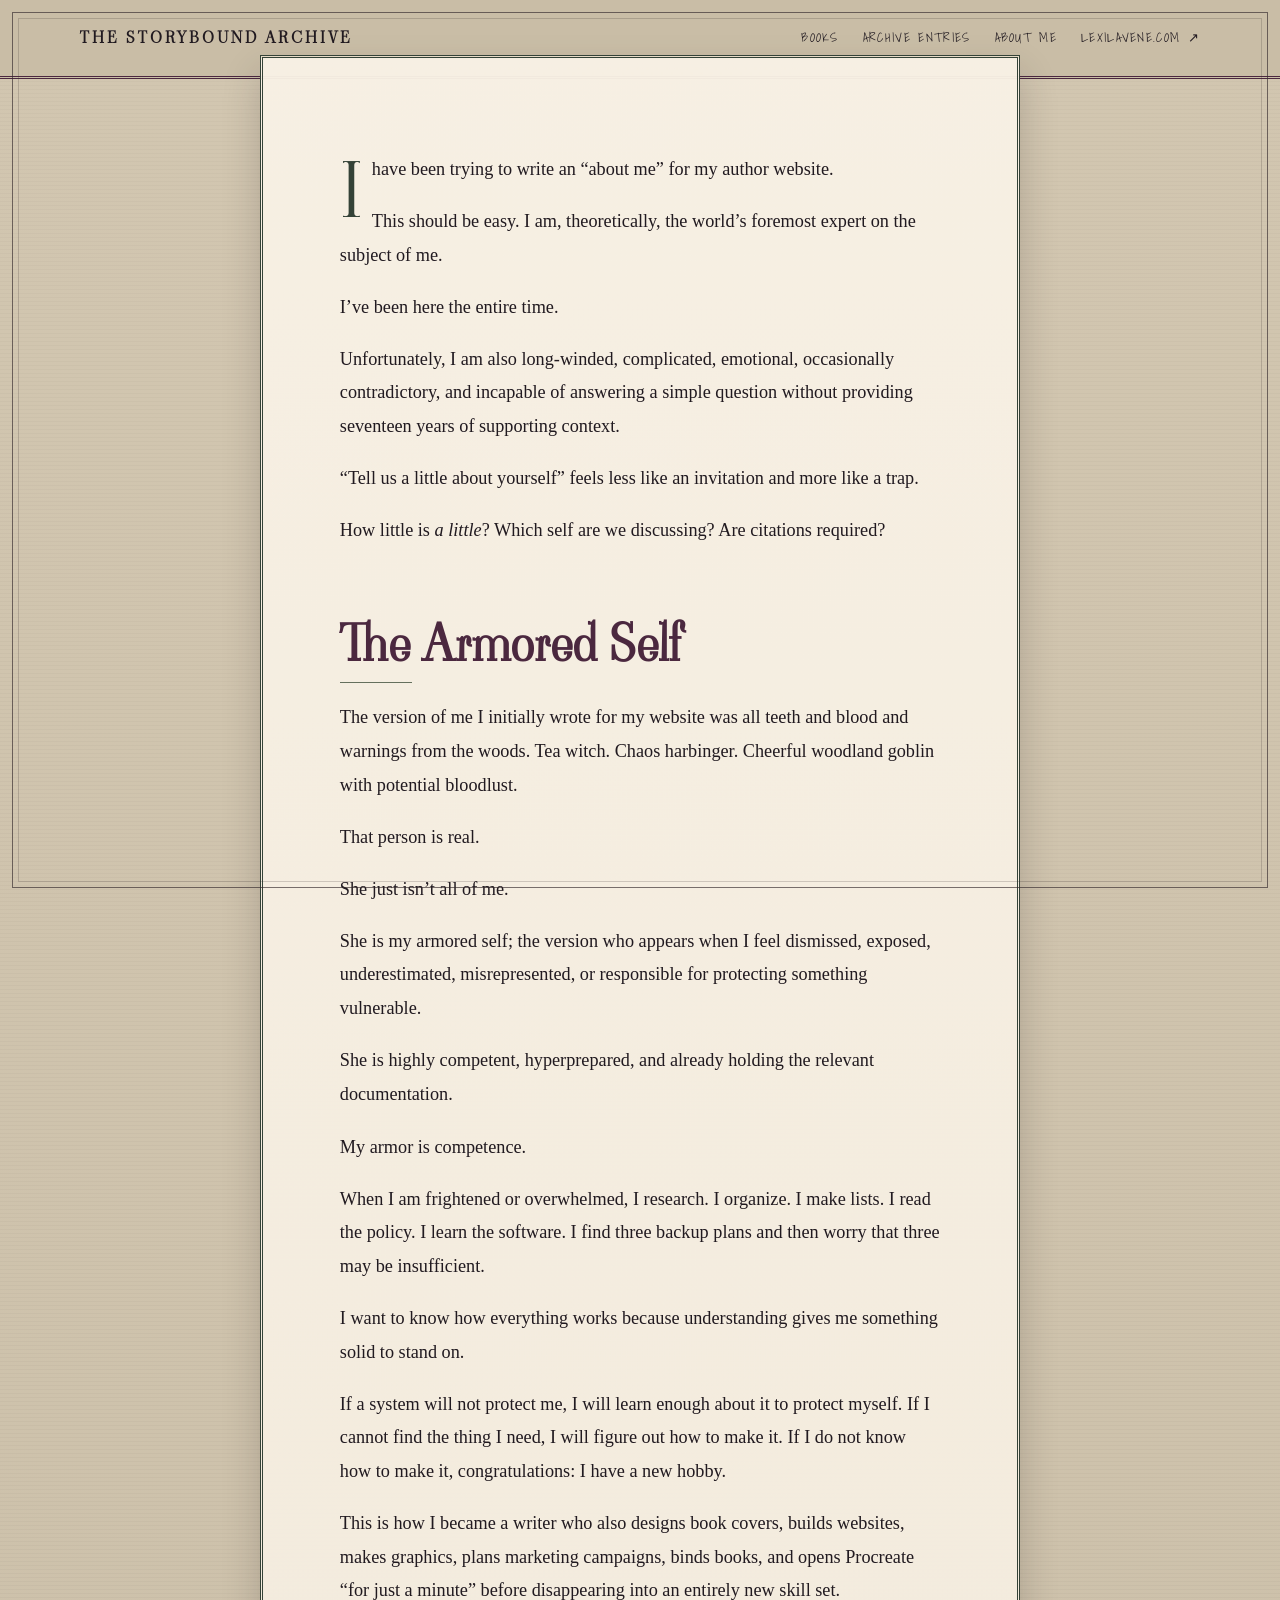
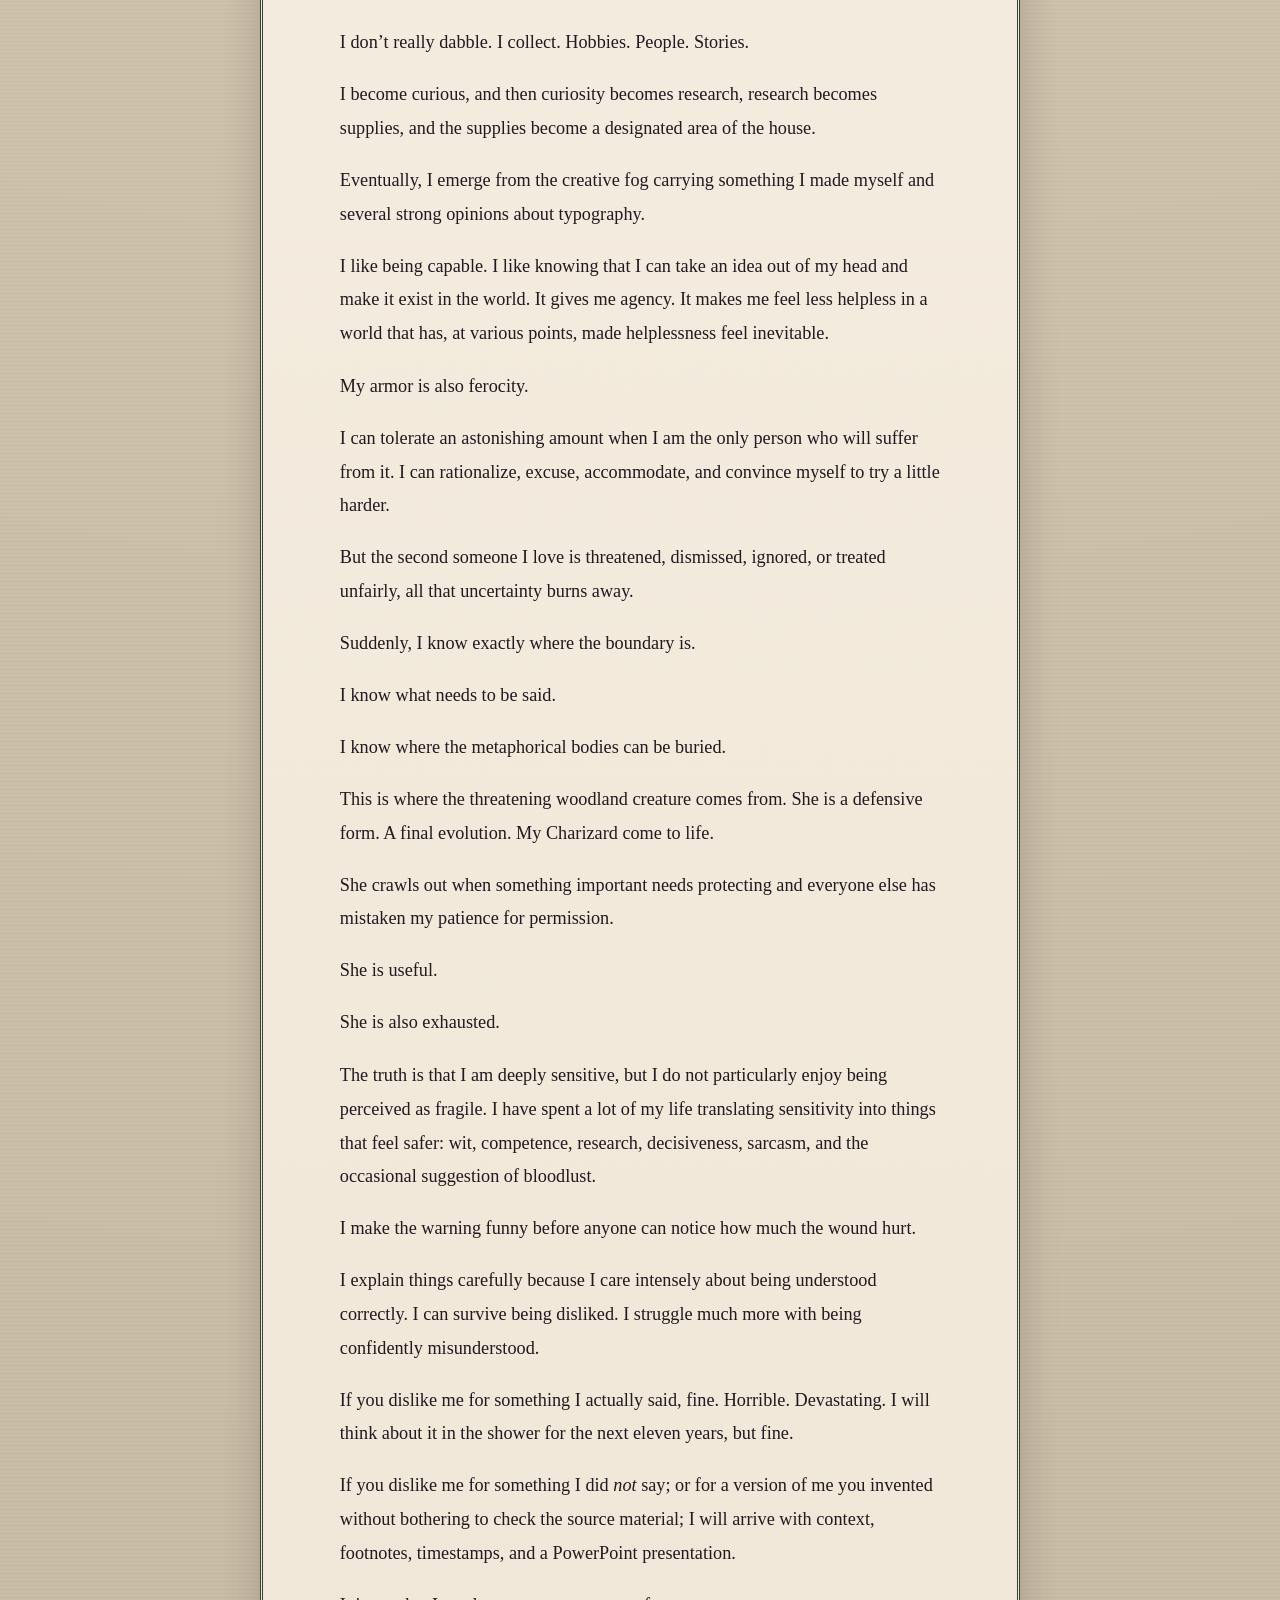
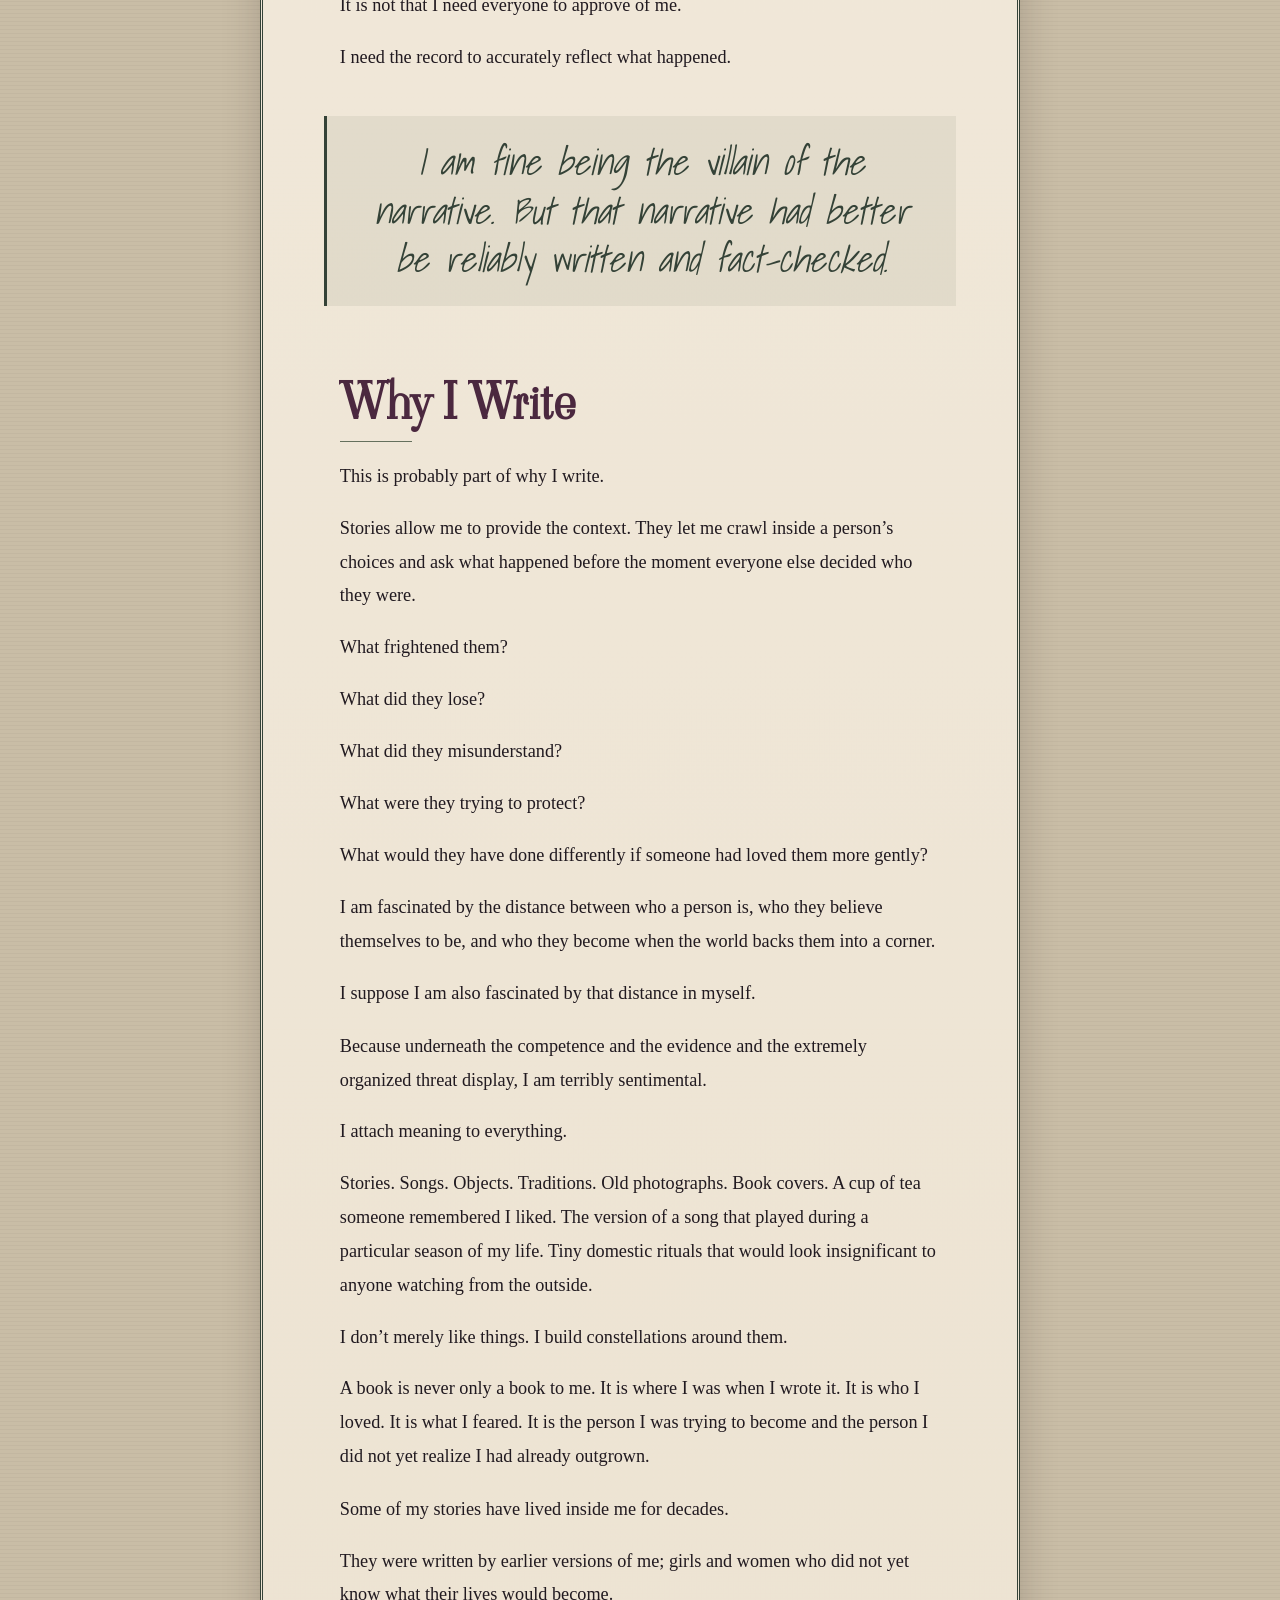
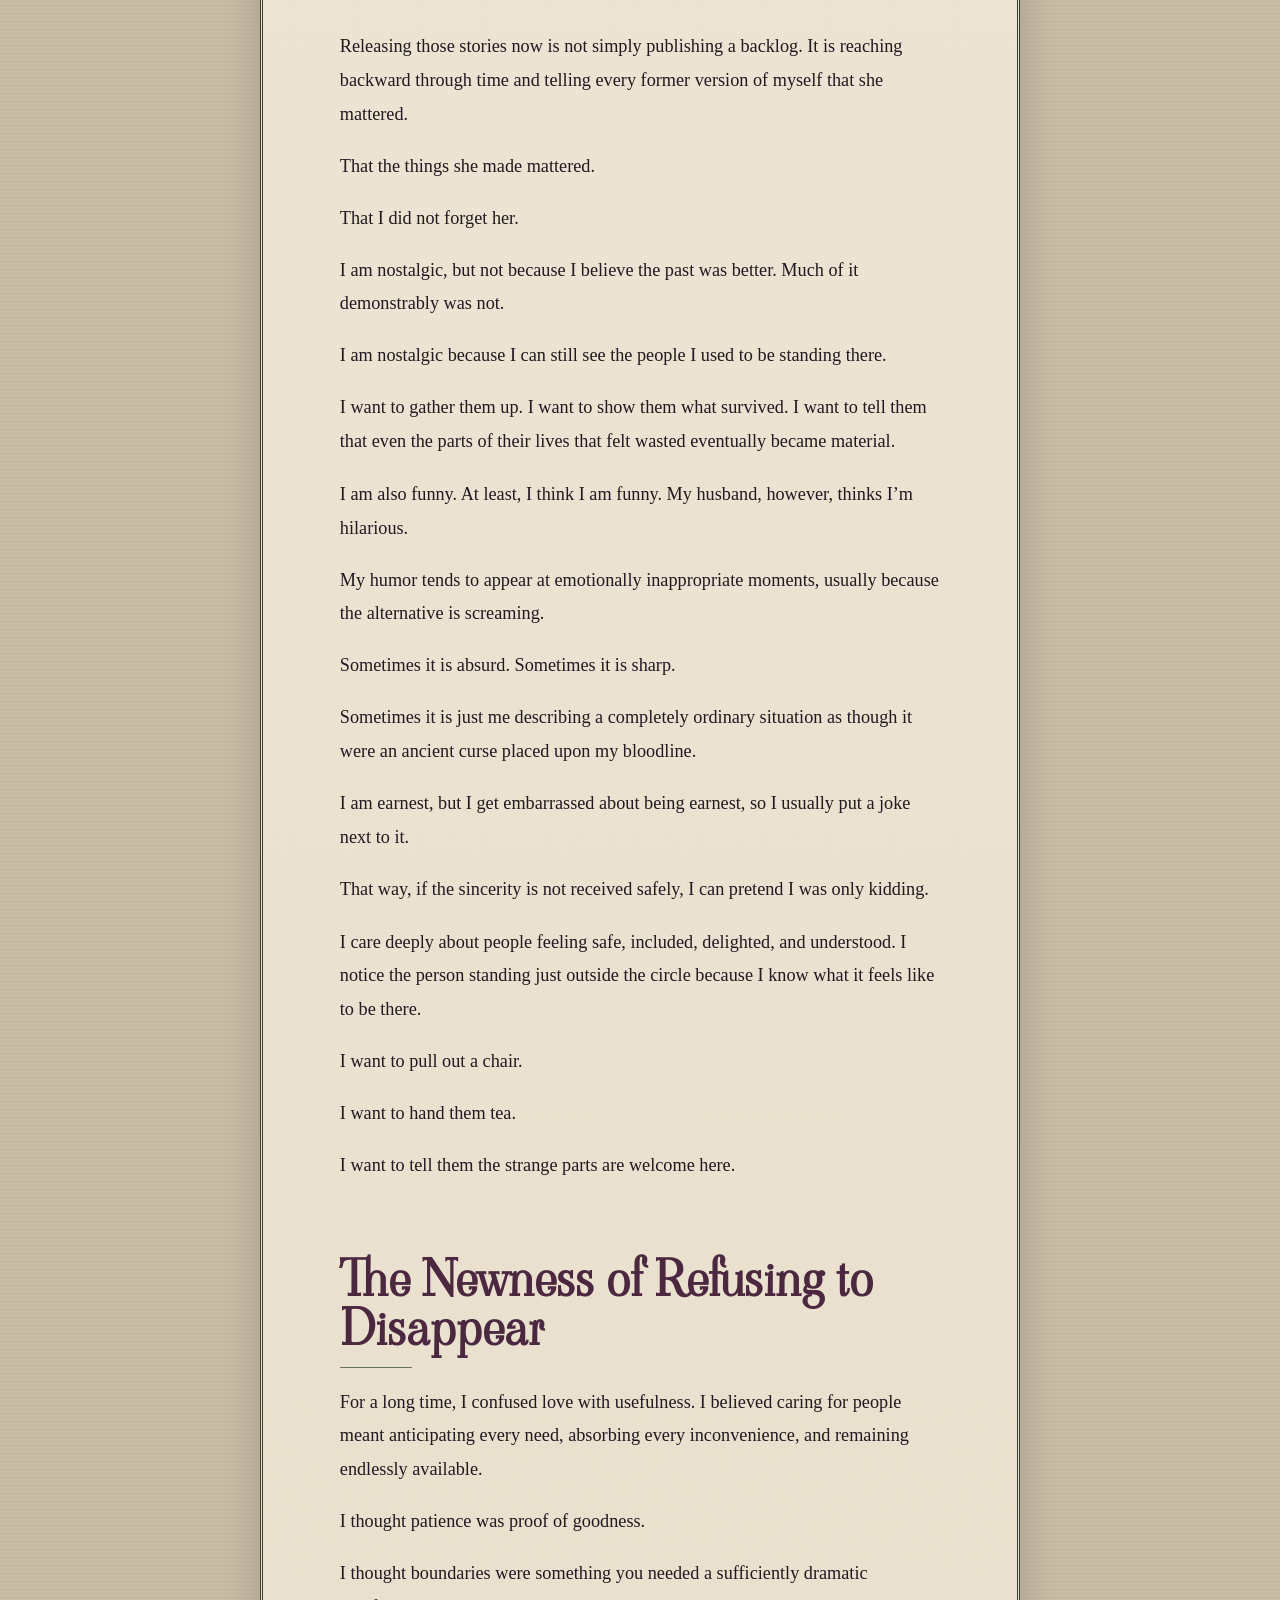
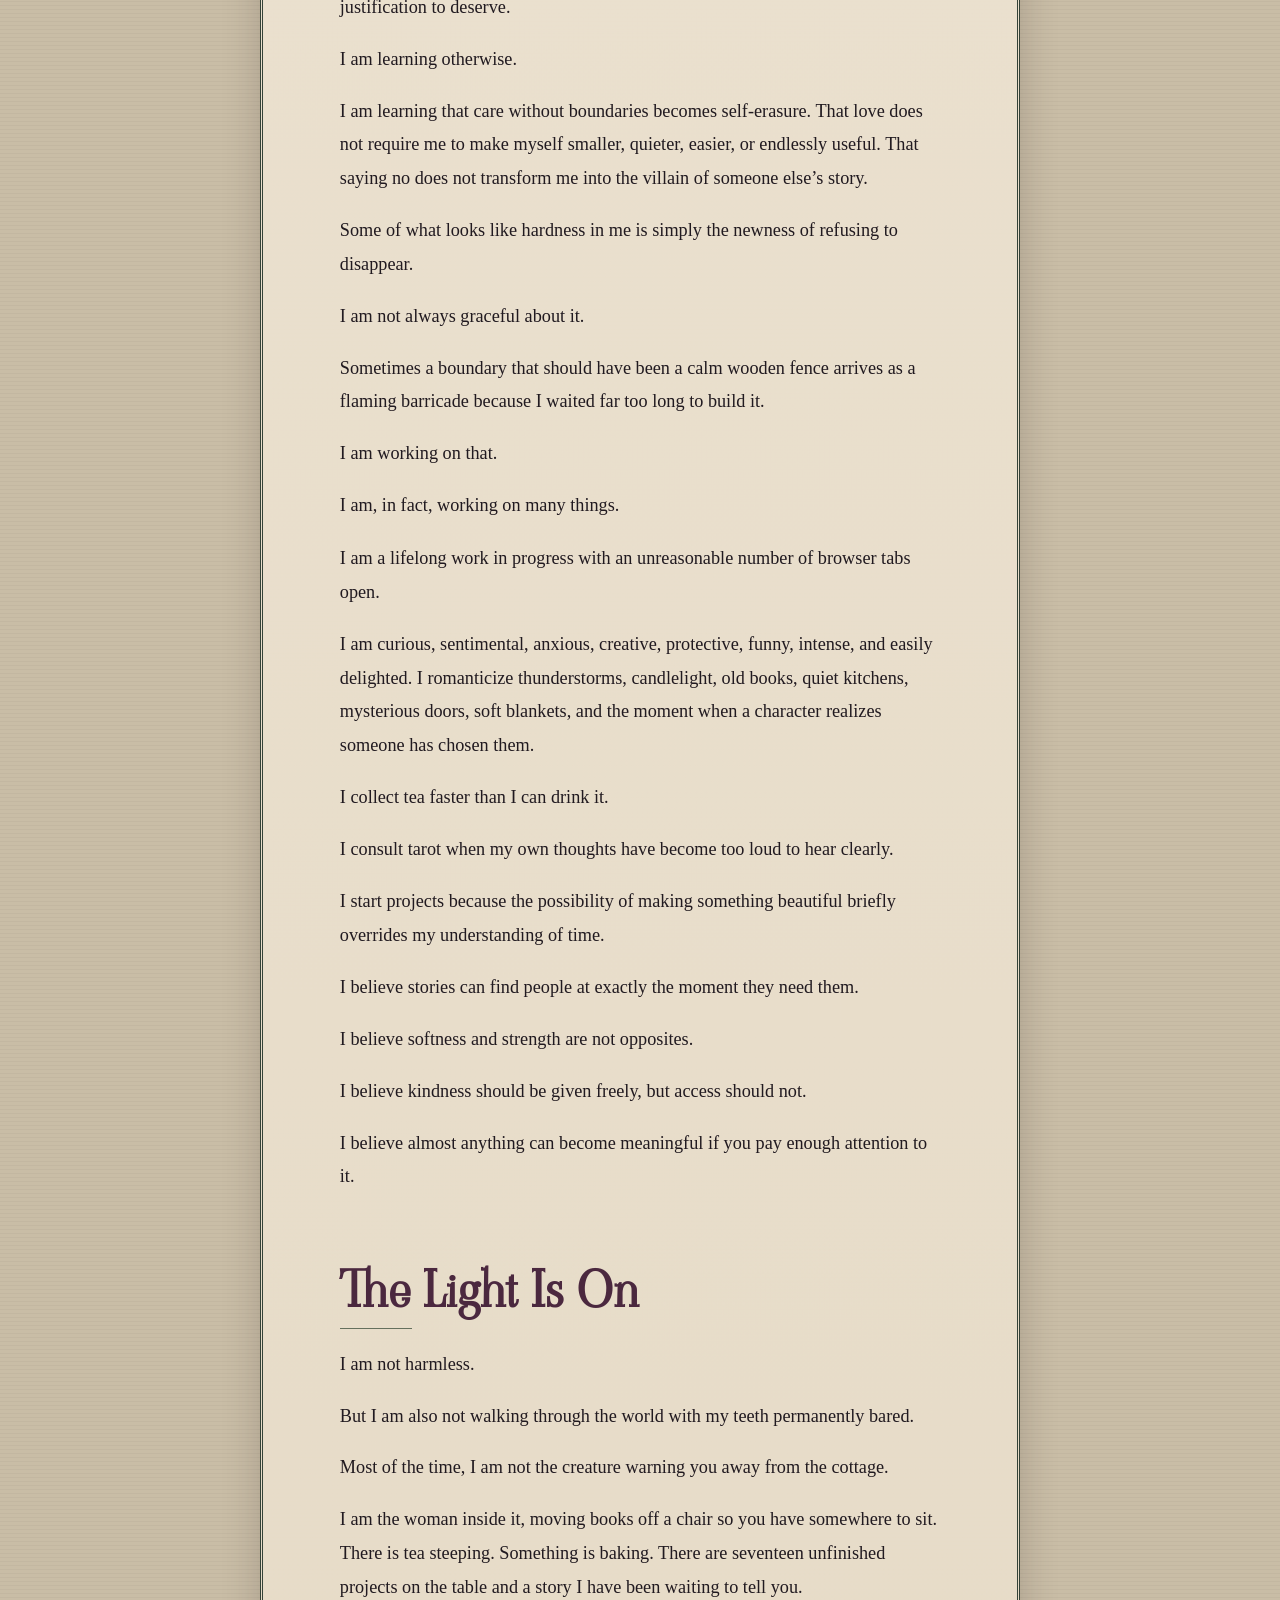
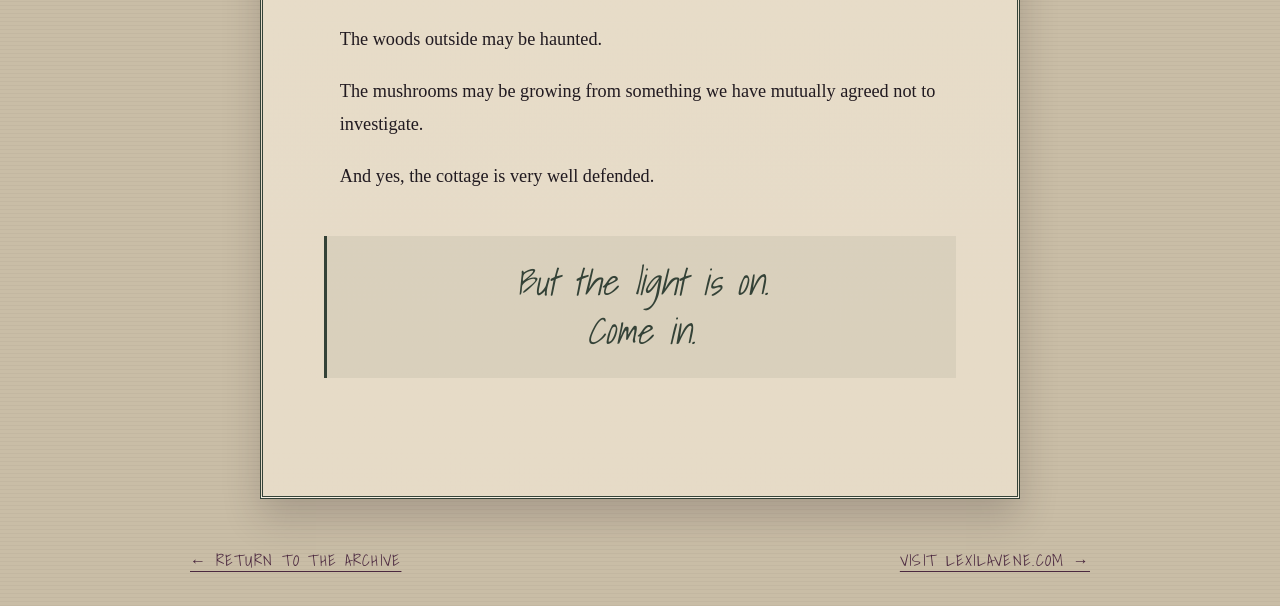
<file: blog/blogposts/aboutme.html>
<!doctype html>
<html lang="en">
<head>
  <meta charset="utf-8">
  <meta name="viewport" content="width=device-width, initial-scale=1">
<title>About Fantasy Author Lexi Lavene | A Field Guide</title>

<meta
  name="description"
  content="Meet Lexi Lavene, author of strange and sentimental fantasy filled with complicated women, ancient magic, dark woods, and impossible loves."
>

<link
  rel="canonical"
  href="https://lexilavene.com/blog/blogposts/aboutme.html"
>
  <link rel="stylesheet" href="/blog/post.css">
</head>
<body>
 <header class="site-header">
  <nav class="shell nav" aria-label="Main navigation">
    <a class="wordmark" href="/blog/">
      The Storybound Archive
    </a>

    <div class="nav-links">
      <a href="/books/">Books</a>
      <a href="/blog/#books">Archive Entries</a>
      <a href="/blog/blogposts/aboutme.html">About Me</a>
      <a href="/">LexiLavene.com ↗</a>
    </div>
  </nav>
</header>

    <article class="reading-sheet about-reading-sheet">
      <section>
        <p>I have been trying to write an “about me” for my author website.</p><p>This should be easy. I am, theoretically, the world’s foremost expert on the subject of me.</p><p>I’ve been here the entire time.</p><p>Unfortunately, I am also long-winded, complicated, emotional, occasionally contradictory, and incapable of answering a simple question without providing seventeen years of supporting context.</p><p>“Tell us a little about yourself” feels less like an invitation and more like a trap.</p><p>How little is <em>a little</em>? Which self are we discussing? Are citations required?</p>
      </section>
      <section><h2>The Armored Self</h2>
        <p>The version of me I initially wrote for my website was all teeth and blood and warnings from the woods. Tea witch. Chaos harbinger. Cheerful woodland goblin with potential bloodlust.</p><p>That person is real.</p><p>She just isn’t all of me.</p><p>She is my armored self; the version who appears when I feel dismissed, exposed, underestimated, misrepresented, or responsible for protecting something vulnerable.</p><p>She is highly competent, hyperprepared, and already holding the relevant documentation.</p>
      </section>
      <section>
        <p>My armor is competence.</p><p>When I am frightened or overwhelmed, I research. I organize. I make lists. I read the policy. I learn the software. I find three backup plans and then worry that three may be insufficient.</p><p>I want to know how everything works because understanding gives me something solid to stand on.</p><p>If a system will not protect me, I will learn enough about it to protect myself. If I cannot find the thing I need, I will figure out how to make it. If I do not know how to make it, congratulations: I have a new hobby.</p><p>This is how I became a writer who also designs book covers, builds websites, makes graphics, plans marketing campaigns, binds books, and opens Procreate “for just a minute” before disappearing into an entirely new skill set.</p><p>I don’t really dabble. I collect. Hobbies. People. Stories.</p><p>I become curious, and then curiosity becomes research, research becomes supplies, and the supplies become a designated area of the house.</p><p>Eventually, I emerge from the creative fog carrying something I made myself and several strong opinions about typography.</p><p>I like being capable. I like knowing that I can take an idea out of my head and make it exist in the world. It gives me agency. It makes me feel less helpless in a world that has, at various points, made helplessness feel inevitable.</p>
      </section>
      <section>
        <p>My armor is also ferocity.</p><p>I can tolerate an astonishing amount when I am the only person who will suffer from it. I can rationalize, excuse, accommodate, and convince myself to try a little harder.</p><p>But the second someone I love is threatened, dismissed, ignored, or treated unfairly, all that uncertainty burns away.</p><p>Suddenly, I know exactly where the boundary is.</p><p>I know what needs to be said.</p><p>I know where the metaphorical bodies can be buried.</p><p>This is where the threatening woodland creature comes from. She is a defensive form. A final evolution. My Charizard come to life.</p><p>She crawls out when something important needs protecting and everyone else has mistaken my patience for permission.</p><p>She is useful.</p><p>She is also exhausted.</p>
      </section>
      <section>
        <p>The truth is that I am deeply sensitive, but I do not particularly enjoy being perceived as fragile. I have spent a lot of my life translating sensitivity into things that feel safer: wit, competence, research, decisiveness, sarcasm, and the occasional suggestion of bloodlust.</p><p>I make the warning funny before anyone can notice how much the wound hurt.</p><p>I explain things carefully because I care intensely about being understood correctly. I can survive being disliked. I struggle much more with being confidently misunderstood.</p><p>If you dislike me for something I actually said, fine. Horrible. Devastating. I will think about it in the shower for the next eleven years, but fine.</p><p>If you dislike me for something I did <em>not</em> say; or for a version of me you invented without bothering to check the source material; I will arrive with context, footnotes, timestamps, and a PowerPoint presentation.</p><p>It is not that I need everyone to approve of me.</p><p>I need the record to accurately reflect what happened.</p><blockquote>I am fine being the villain of the narrative. But that narrative had better be reliably written and fact-checked.</blockquote>
      </section>
      <section><h2>Why I Write</h2>
        <p>This is probably part of why I write.</p><p>Stories allow me to provide the context. They let me crawl inside a person’s choices and ask what happened before the moment everyone else decided who they were.</p><p>What frightened them?</p><p>What did they lose?</p><p>What did they misunderstand?</p><p>What were they trying to protect?</p><p>What would they have done differently if someone had loved them more gently?</p><p>I am fascinated by the distance between who a person is, who they believe themselves to be, and who they become when the world backs them into a corner.</p><p>I suppose I am also fascinated by that distance in myself.</p>
      </section>
      <section>
        <p>Because underneath the competence and the evidence and the extremely organized threat display, I am terribly sentimental.</p><p>I attach meaning to everything.</p><p>Stories. Songs. Objects. Traditions. Old photographs. Book covers. A cup of tea someone remembered I liked. The version of a song that played during a particular season of my life. Tiny domestic rituals that would look insignificant to anyone watching from the outside.</p><p>I don’t merely like things. I build constellations around them.</p><p>A book is never only a book to me. It is where I was when I wrote it. It is who I loved. It is what I feared. It is the person I was trying to become and the person I did not yet realize I had already outgrown.</p>
      </section>
      <section>
        <p>Some of my stories have lived inside me for decades.</p><p>They were written by earlier versions of me; girls and women who did not yet know what their lives would become.</p><p>Releasing those stories now is not simply publishing a backlog. It is reaching backward through time and telling every former version of myself that she mattered.</p><p>That the things she made mattered.</p><p>That I did not forget her.</p><p>I am nostalgic, but not because I believe the past was better. Much of it demonstrably was not.</p><p>I am nostalgic because I can still see the people I used to be standing there.</p><p>I want to gather them up. I want to show them what survived. I want to tell them that even the parts of their lives that felt wasted eventually became material.</p>
      </section>
      <section>
        <p>I am also funny. At least, I think I am funny. My husband, however, thinks I’m hilarious.</p><p>My humor tends to appear at emotionally inappropriate moments, usually because the alternative is screaming.</p><p>Sometimes it is absurd. Sometimes it is sharp.</p><p>Sometimes it is just me describing a completely ordinary situation as though it were an ancient curse placed upon my bloodline.</p><p>I am earnest, but I get embarrassed about being earnest, so I usually put a joke next to it.</p><p>That way, if the sincerity is not received safely, I can pretend I was only kidding.</p>
      </section>
      <section>
        <p>I care deeply about people feeling safe, included, delighted, and understood. I notice the person standing just outside the circle because I know what it feels like to be there.</p><p>I want to pull out a chair.</p><p>I want to hand them tea.</p><p>I want to tell them the strange parts are welcome here.</p>
      </section>
      <section><h2>The Newness of Refusing to Disappear</h2>
        <p>For a long time, I confused love with usefulness. I believed caring for people meant anticipating every need, absorbing every inconvenience, and remaining endlessly available.</p><p>I thought patience was proof of goodness.</p><p>I thought boundaries were something you needed a sufficiently dramatic justification to deserve.</p><p>I am learning otherwise.</p><p>I am learning that care without boundaries becomes self-erasure. That love does not require me to make myself smaller, quieter, easier, or endlessly useful. That saying no does not transform me into the villain of someone else’s story.</p><p>Some of what looks like hardness in me is simply the newness of refusing to disappear.</p><p>I am not always graceful about it.</p><p>Sometimes a boundary that should have been a calm wooden fence arrives as a flaming barricade because I waited far too long to build it.</p><p>I am working on that.</p><p>I am, in fact, working on many things.</p>
      </section>
      <section>
        <p>I am a lifelong work in progress with an unreasonable number of browser tabs open.</p><p>I am curious, sentimental, anxious, creative, protective, funny, intense, and easily delighted. I romanticize thunderstorms, candlelight, old books, quiet kitchens, mysterious doors, soft blankets, and the moment when a character realizes someone has chosen them.</p><p>I collect tea faster than I can drink it.</p><p>I consult tarot when my own thoughts have become too loud to hear clearly.</p><p>I start projects because the possibility of making something beautiful briefly overrides my understanding of time.</p><p>I believe stories can find people at exactly the moment they need them.</p><p>I believe softness and strength are not opposites.</p><p>I believe kindness should be given freely, but access should not.</p><p>I believe almost anything can become meaningful if you pay enough attention to it.</p>
      </section>
      <section><h2>The Light Is On</h2>
        <p>I am not harmless.</p><p>But I am also not walking through the world with my teeth permanently bared.</p><p>Most of the time, I am not the creature warning you away from the cottage.</p><p>I am the woman inside it, moving books off a chair so you have somewhere to sit. There is tea steeping. Something is baking. There are seventeen unfinished projects on the table and a story I have been waiting to tell you.</p><p>The woods outside may be haunted.</p><p>The mushrooms may be growing from something we have mutually agreed not to investigate.</p><p>And yes, the cottage is very well defended.</p><blockquote>But the light is on.<br/>Come in.</blockquote>
      </section>
    </article>
    <nav class="post-bottom-nav about-bottom-nav"><a href="/blog/#books">← Return to the archive</a><a href="https://lexilavene.com">Visit LexiLavene.com →</a></nav>
  </main>
</body>
</html>
</file>
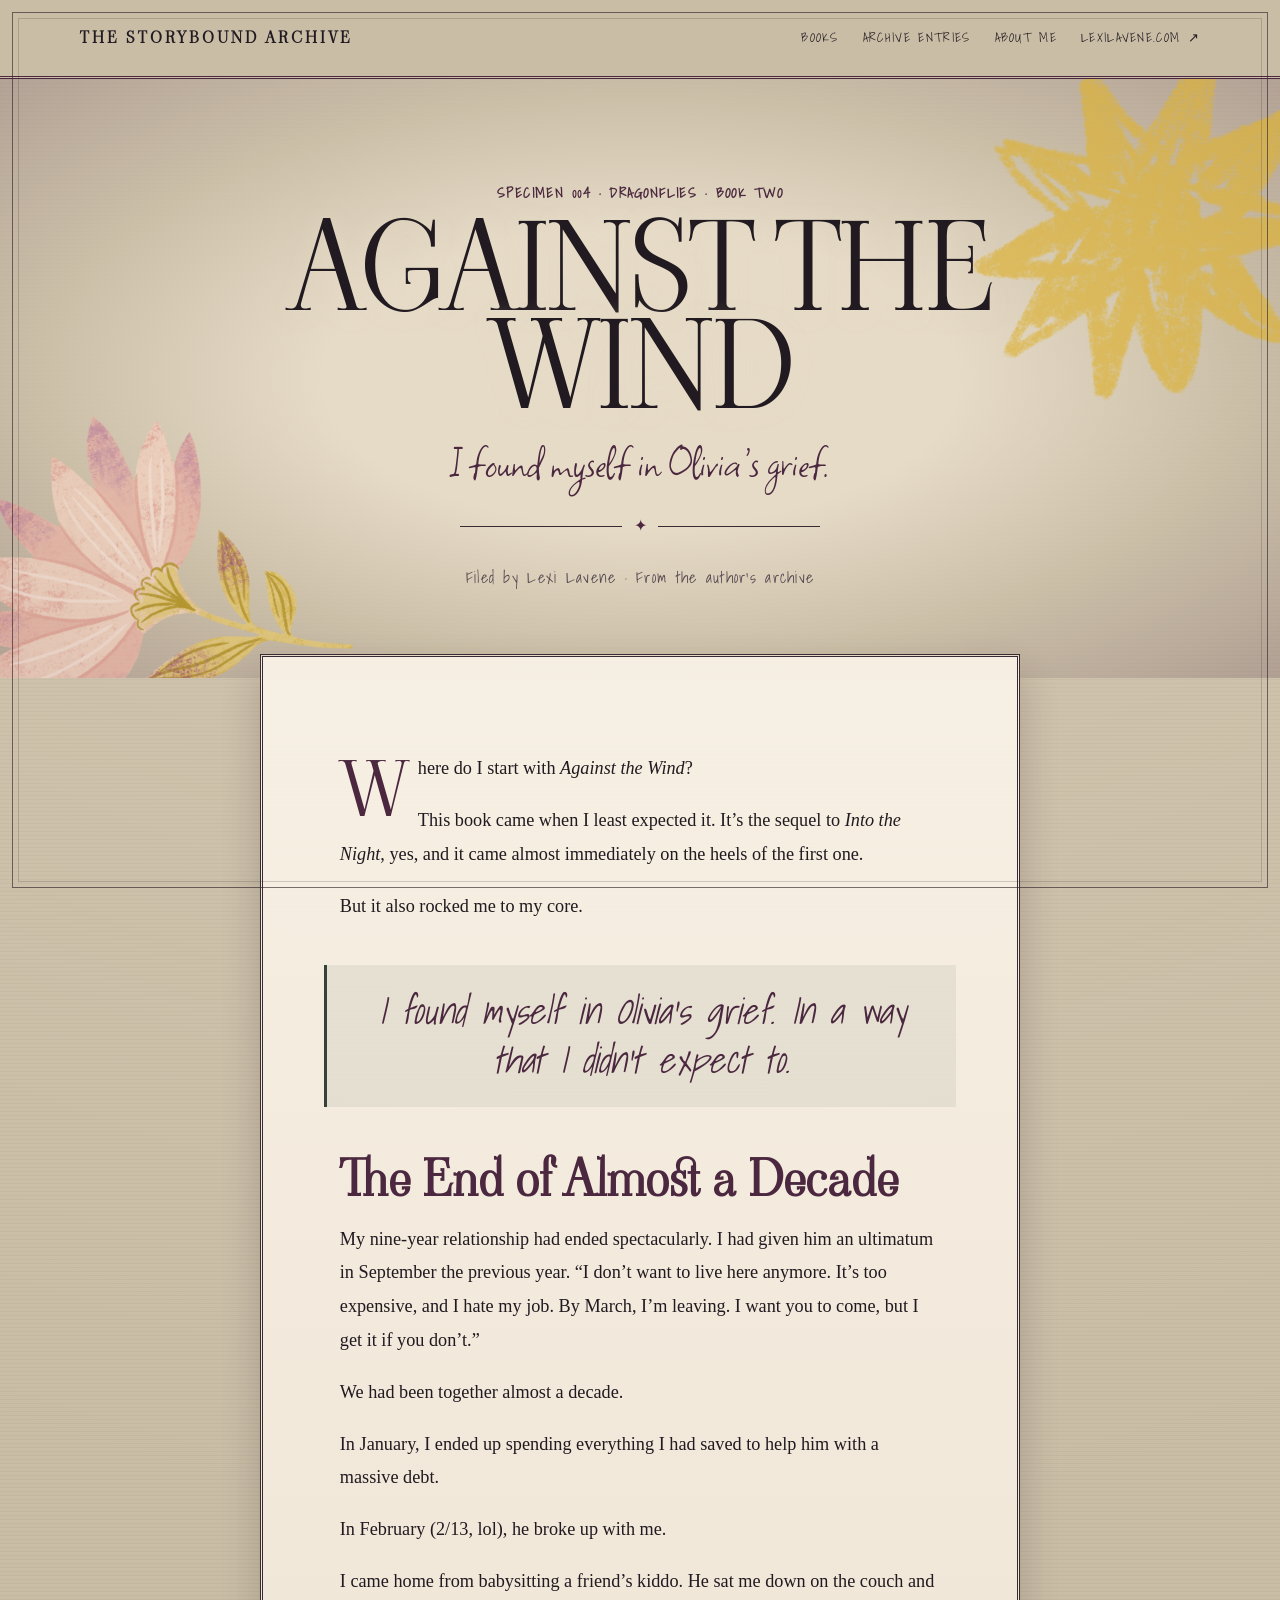
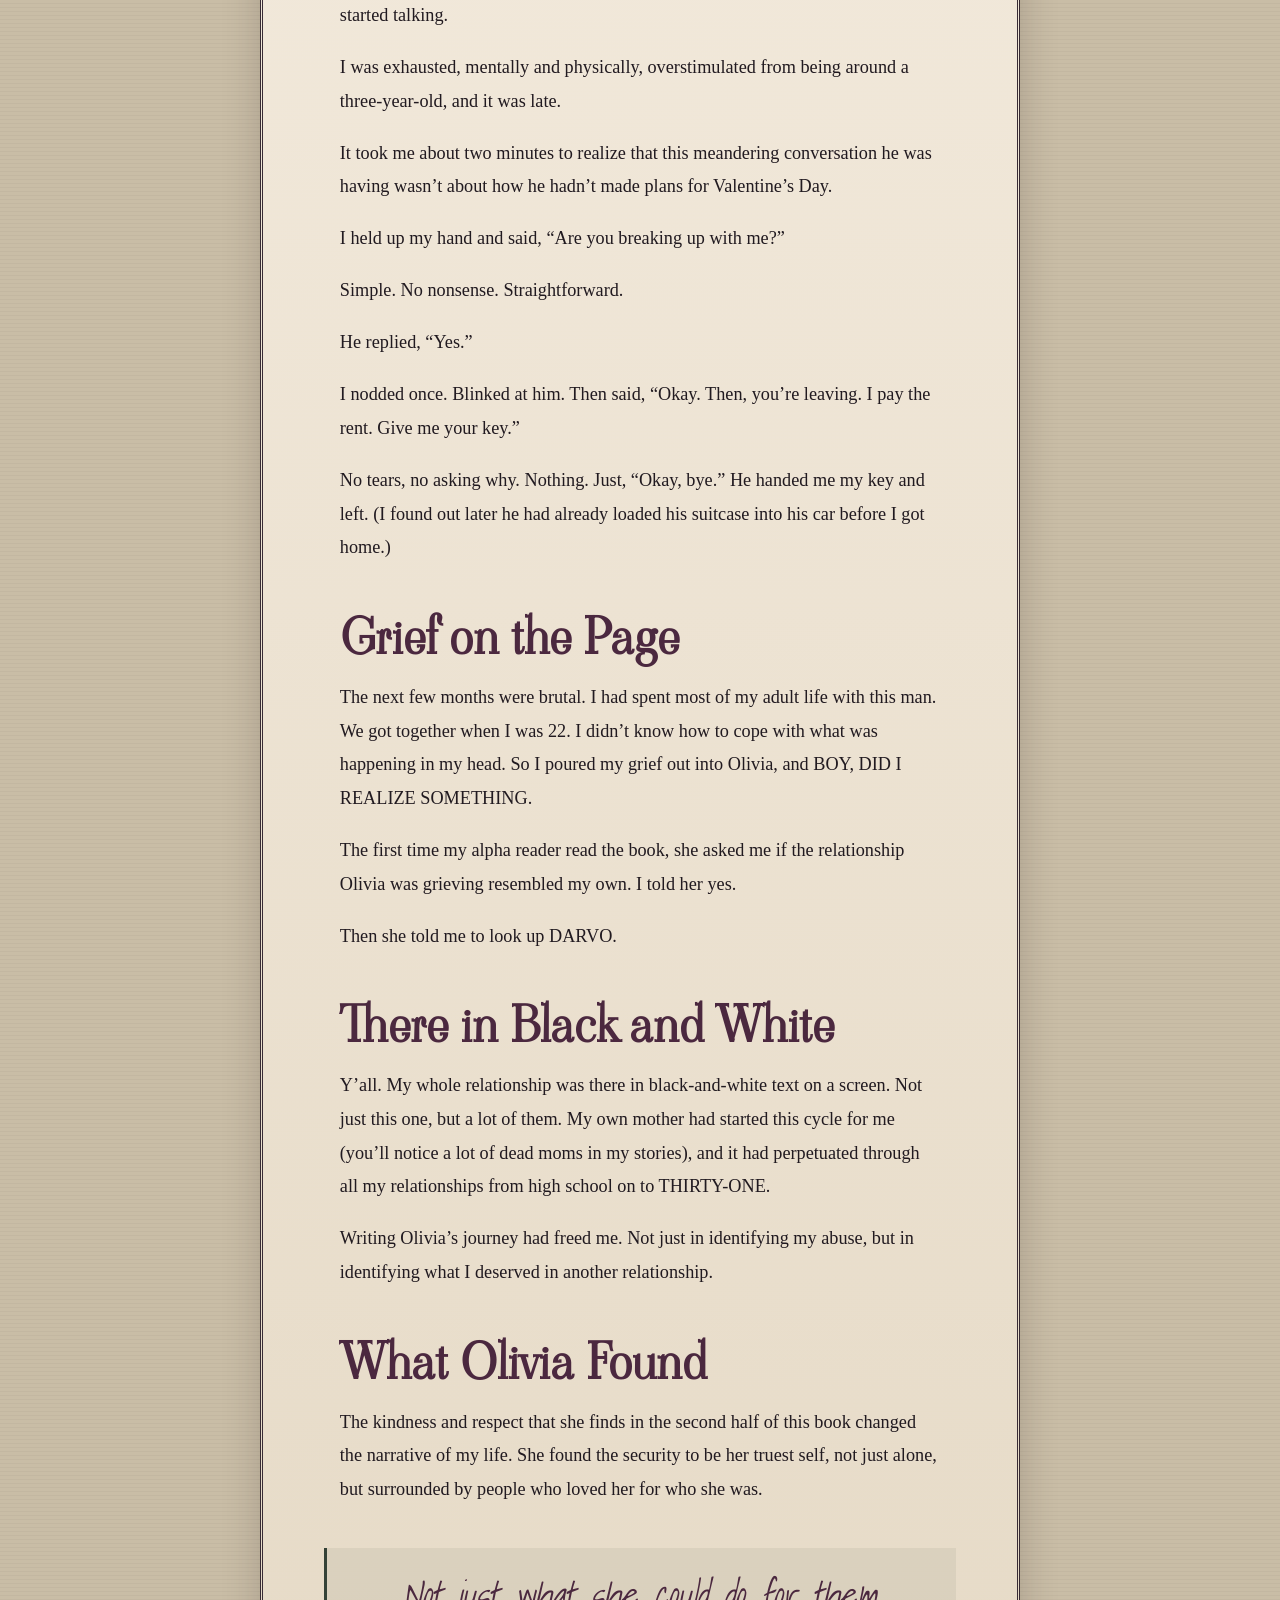
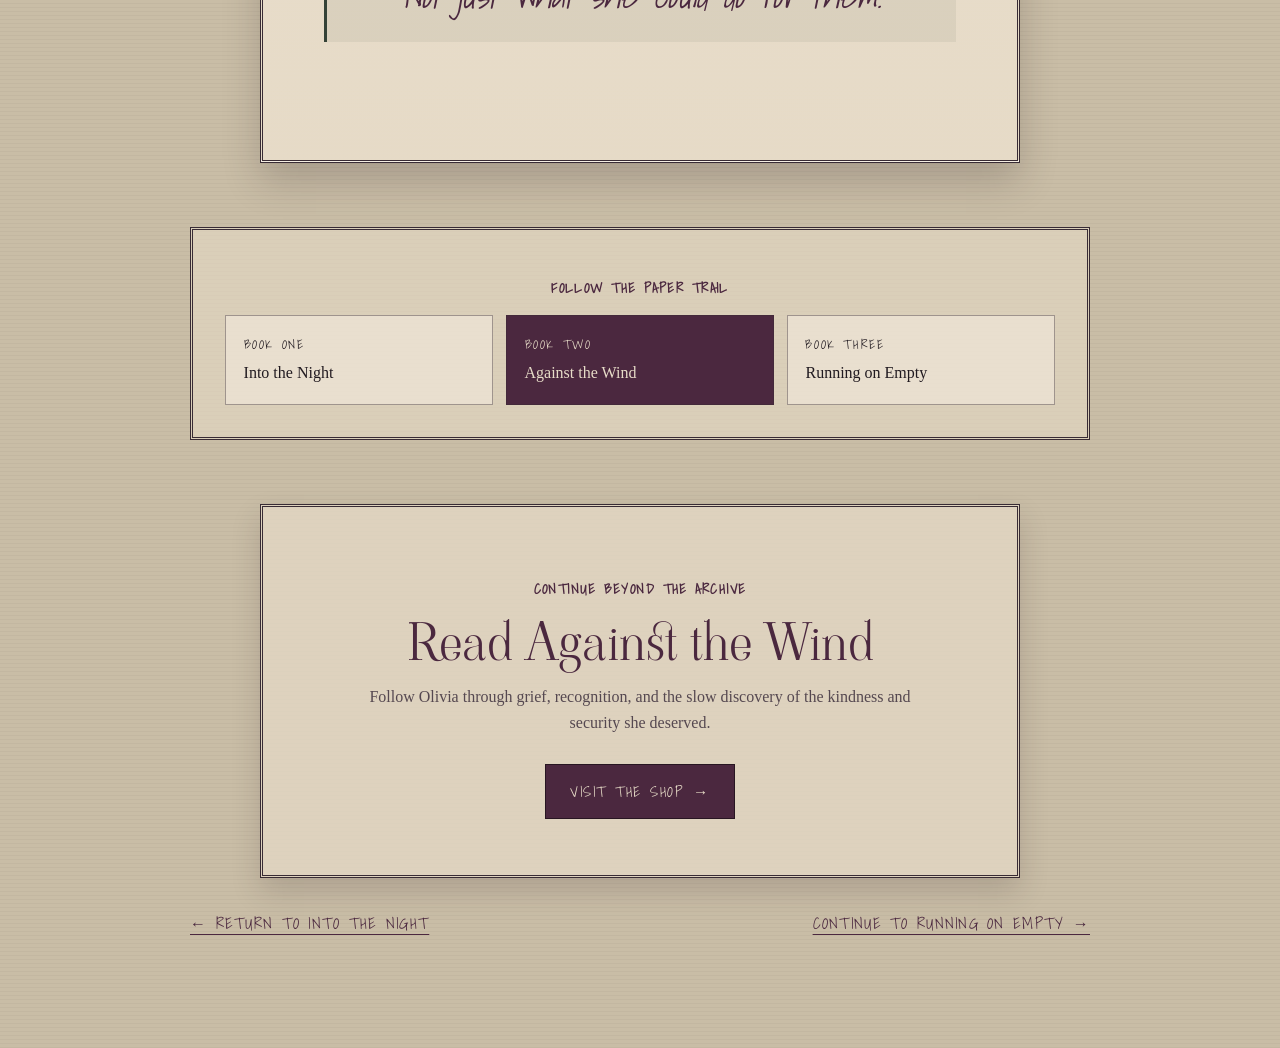
<file: blog/blogposts/against-the-wind.html>
<!doctype html>
<html lang="en">
<head>
  <meta charset="utf-8">
  <meta name="viewport" content="width=device-width, initial-scale=1">
<title>Against the Wind: The Dragonflies Trilogy | Lexi Lavene</title>

<meta
  name="description"
  content="Go behind Against the Wind, the second Dragonflies novel about courageous female pilots fighting a dangerous war in a dystopian future."
>

<link
  rel="canonical"
  href="https://lexilavene.com/blog/blogposts/against-the-wind.html"
>
  <link rel="stylesheet" href="/blog/post.css">
<header class="site-header">
  <nav class="shell nav" aria-label="Main navigation">
    <a class="wordmark" href="/blog/">
      The Storybound Archive
    </a>

    <div class="nav-links">
      <a href="/books/">Books</a>
      <a href="/blog/#books">Archive Entries</a>
      <a href="/blog/blogposts/aboutme.html">About Me</a>
      <a href="/">LexiLavene.com ↗</a>
    </div>
  </nav>
</header>

  <main class="post-page">
    <header class="post-hero">
      <img src="/blog/assets/flower-4.png" class="post-bloom post-bloom-left" alt="" aria-hidden="true">
      <div class="post-title">
        <p class="eyebrow">Specimen 004 · Dragonflies · Book Two</p>
        <h1>Against the Wind</h1>
        <p class="post-deck">I found myself in Olivia’s grief.</p>
        <div class="ornamental-rule"><span>✦</span></div>
        <p class="post-meta">Filed by Lexi Lavene · From the author’s archive</p>
      </div>
      <img src="/blog/assets/flower-13.png" class="post-bloom post-bloom-right" alt="" aria-hidden="true">
    </header>

    <article class="reading-sheet">
      <p>Where do I start with <em>Against the Wind</em>?</p>
      <p>This book came when I least expected it. It’s the sequel to <em>Into the Night</em>, yes, and it came almost immediately on the heels of the first one.</p>
      <p>But it also rocked me to my core.</p>
      <blockquote>I found myself in Olivia’s grief. In a way that I didn’t expect to.</blockquote>

      <section>
        <h2>The End of Almost a Decade</h2>
        <p>My nine-year relationship had ended spectacularly. I had given him an ultimatum in September the previous year. “I don’t want to live here anymore. It’s too expensive, and I hate my job. By March, I’m leaving. I want you to come, but I get it if you don’t.”</p>
        <p>We had been together almost a decade.</p>
        <p>In January, I ended up spending everything I had saved to help him with a massive debt.</p>
        <p>In February (2/13, lol), he broke up with me.</p>
        <p>I came home from babysitting a friend’s kiddo. He sat me down on the couch and started talking.</p>
        <p>I was exhausted, mentally and physically, overstimulated from being around a three-year-old, and it was late.</p>
        <p>It took me about two minutes to realize that this meandering conversation he was having wasn’t about how he hadn’t made plans for Valentine’s Day.</p>
        <p>I held up my hand and said, “Are you breaking up with me?”</p>
        <p>Simple. No nonsense. Straightforward.</p>
        <p>He replied, “Yes.”</p>
        <p>I nodded once. Blinked at him. Then said, “Okay. Then, you’re leaving. I pay the rent. Give me your key.”</p>
        <p>No tears, no asking why. Nothing. Just, “Okay, bye.” He handed me my key and left. (I found out later he had already loaded his suitcase into his car before I got home.)</p>
      </section>

      <section>
        <h2>Grief on the Page</h2>
        <p>The next few months were brutal. I had spent most of my adult life with this man. We got together when I was 22. I didn’t know how to cope with what was happening in my head. So I poured my grief out into Olivia, and BOY, DID I REALIZE SOMETHING.</p>
        <p>The first time my alpha reader read the book, she asked me if the relationship Olivia was grieving resembled my own. I told her yes.</p>
        <p>Then she told me to look up DARVO.</p>
      </section>

      <section>
        <h2>There in Black and White</h2>
        <p>Y’all. My whole relationship was there in black-and-white text on a screen. Not just this one, but a lot of them. My own mother had started this cycle for me (you’ll notice a lot of dead moms in my stories), and it had perpetuated through all my relationships from high school on to THIRTY-ONE.</p>
        <p>Writing Olivia’s journey had freed me. Not just in identifying my abuse, but in identifying what I deserved in another relationship.</p>
      </section>

      <section>
        <h2>What Olivia Found</h2>
        <p>The kindness and respect that she finds in the second half of this book changed the narrative of my life. She found the security to be her truest self, not just alone, but surrounded by people who loved her for who she was.</p>
        <blockquote>Not just what she could do for them.</blockquote>
      </section>
    </article>

    <aside class="paper-trail" aria-label="Dragonflies Trilogy">
      <p class="eyebrow">Follow the paper trail</p>
      <div>
        <a href="/blog/blogposts/into-the-night.html"><small>Book One</small>Into the Night</a>
        <a class="current" href="/blog/blogposts/against-the-wind.html"><small>Book Two</small>Against the Wind</a>
        <a href="/blog/blogposts/running-on-empty.html"><small>Book Three</small>Running on Empty</a>
      </div>
    </aside>

    <section class="book-shop">
      <p class="eyebrow">Continue beyond the archive</p>
      <h2>Read Against the Wind</h2>
      <p>Follow Olivia through grief, recognition, and the slow discovery of the kindness and security she deserved.</p>
      <a class="shop-button" href="https://payhip.com/b/WRQcK">Visit the shop →</a>
    </section>

    <nav class="post-bottom-nav">
      <a href="/blog/blogposts/into-the-night.html">← Return to Into the Night</a>
      <a href="/blog/blogposts/running-on-empty.html">Continue to Running on Empty →</a>
    </nav>
  </main>
</body>
</html>
</file>
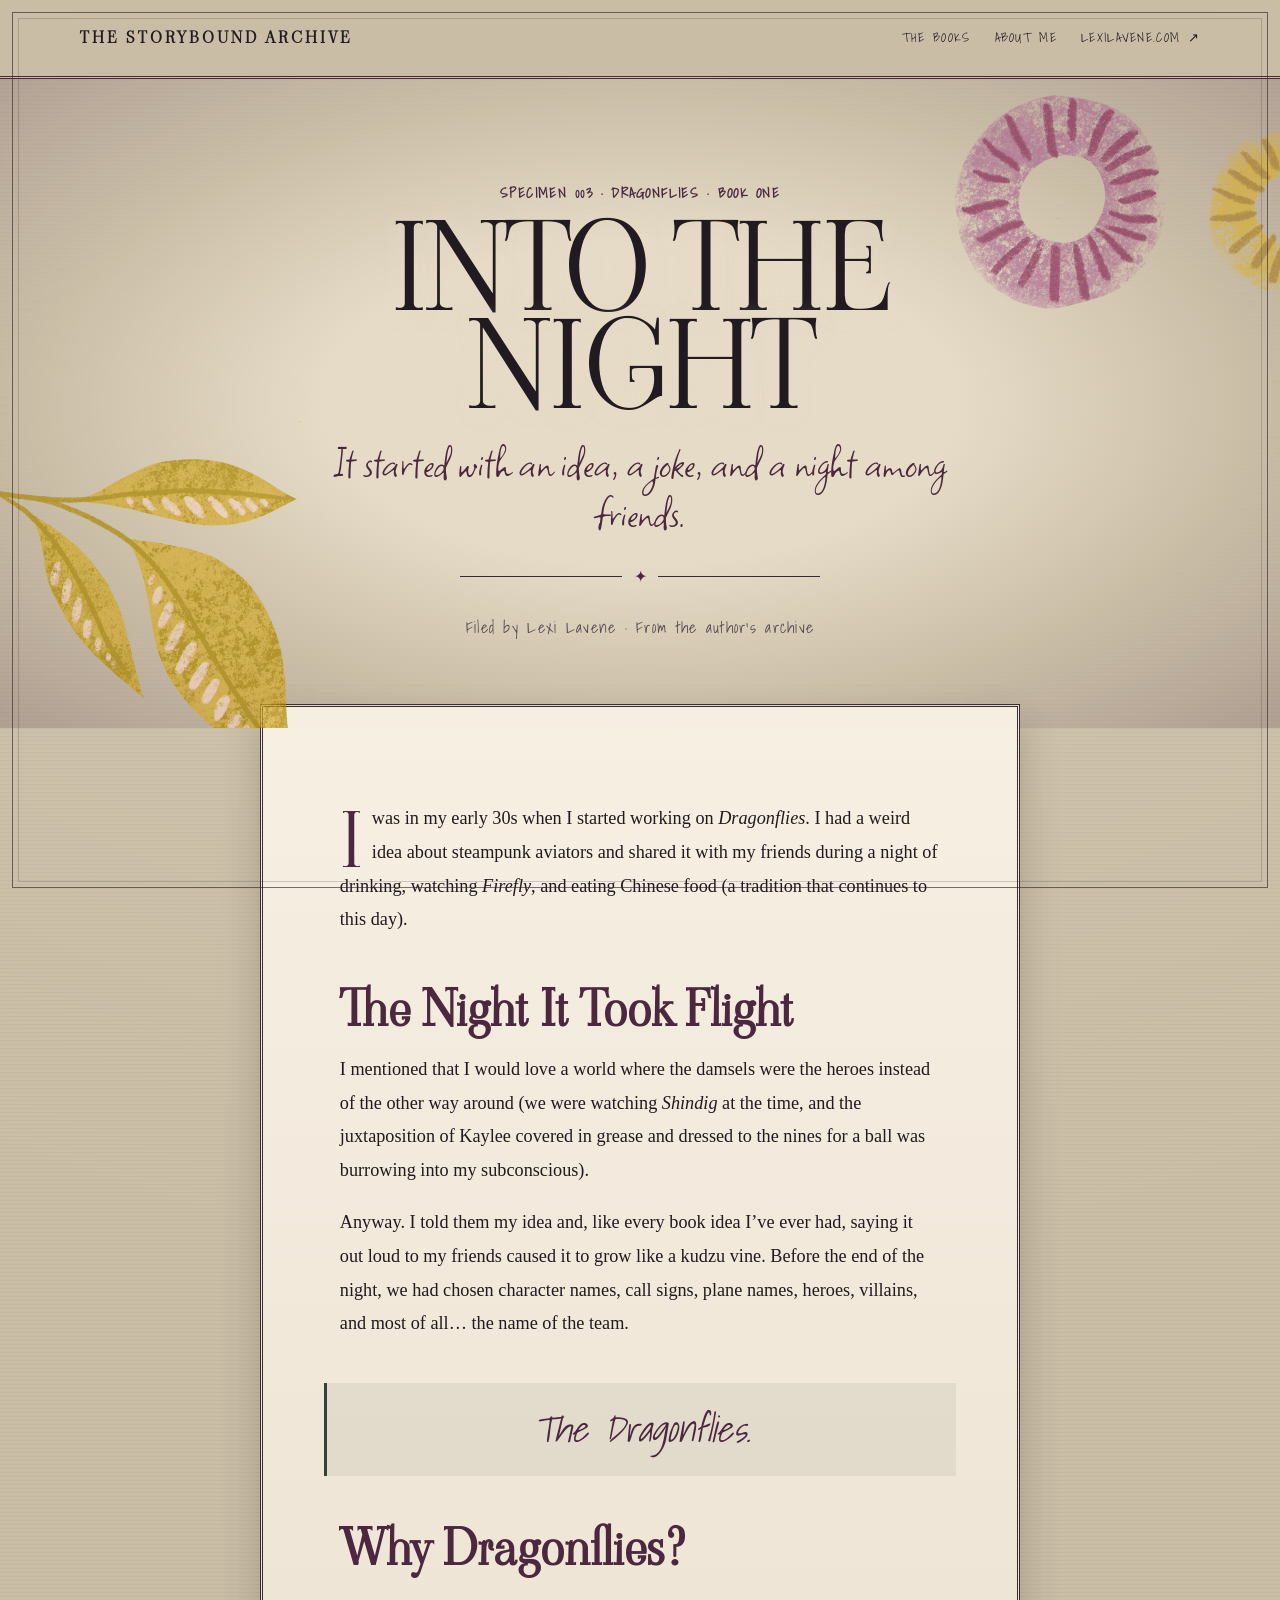
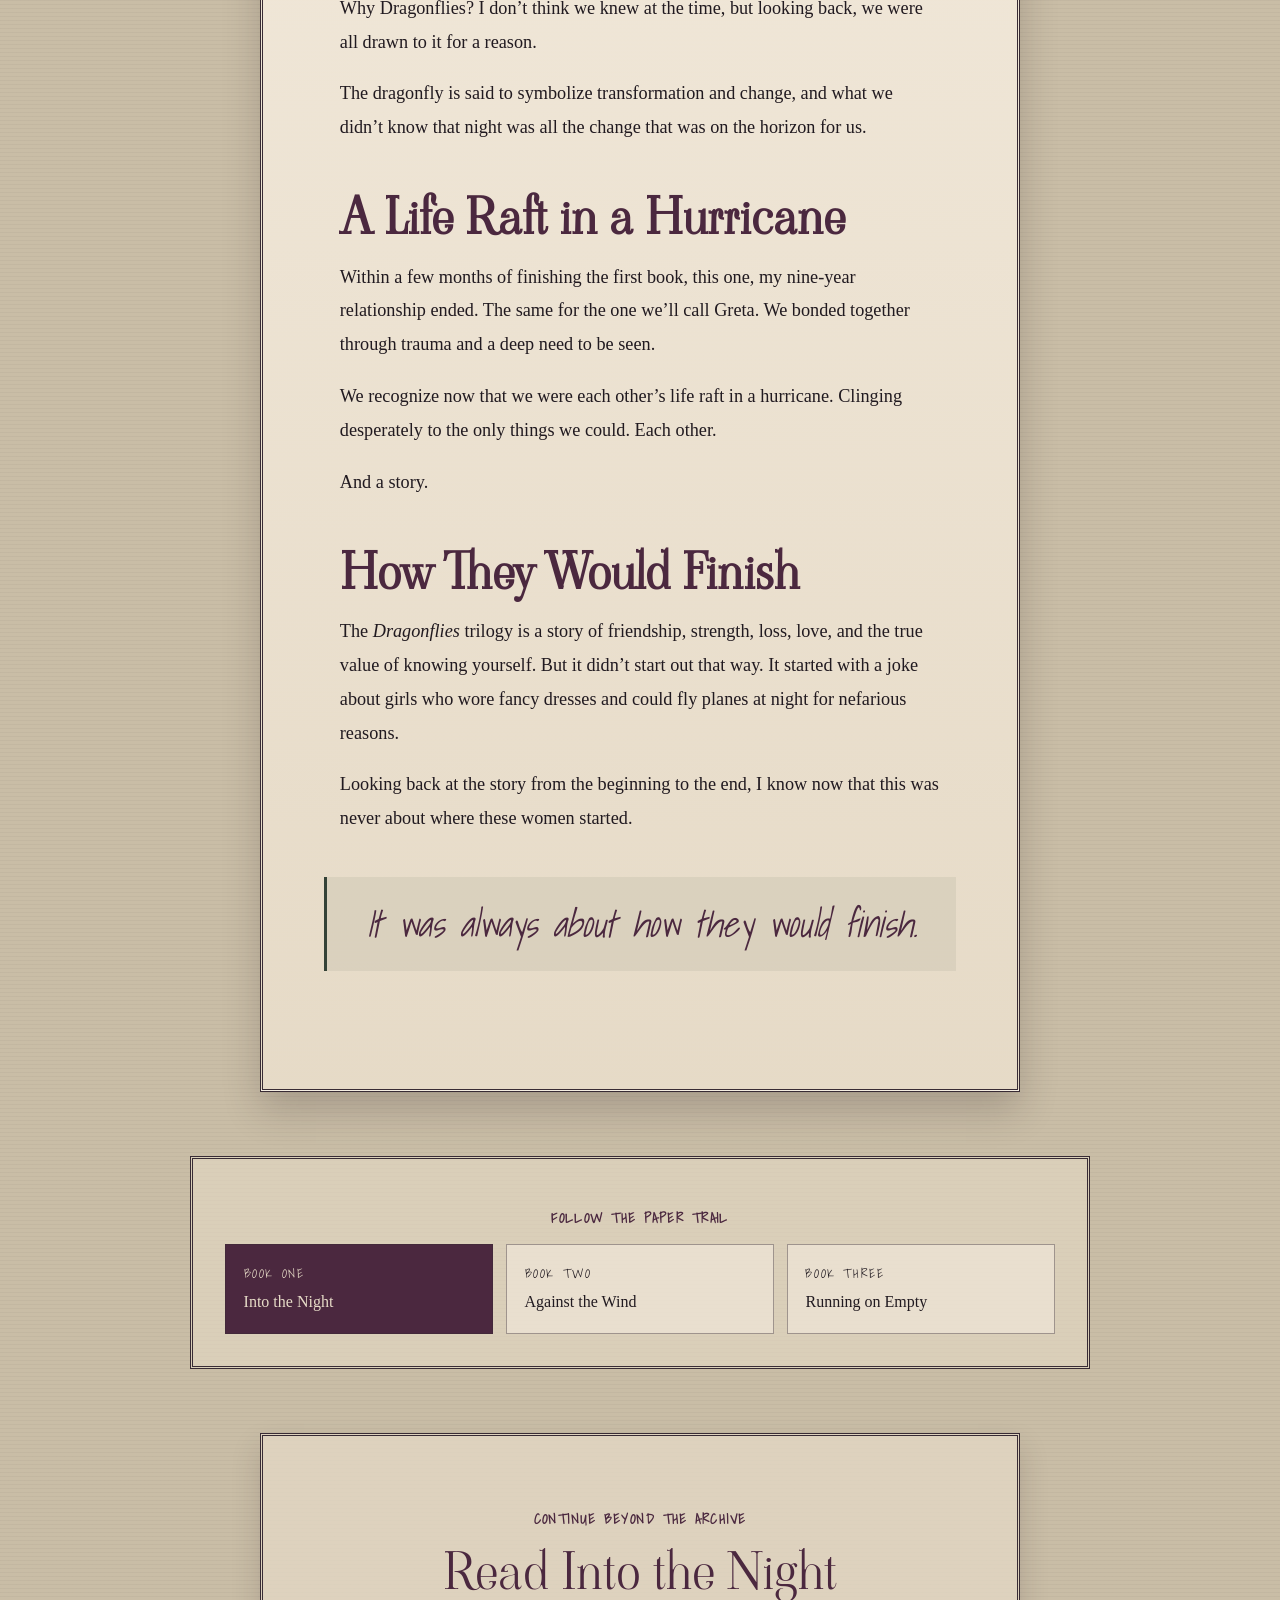
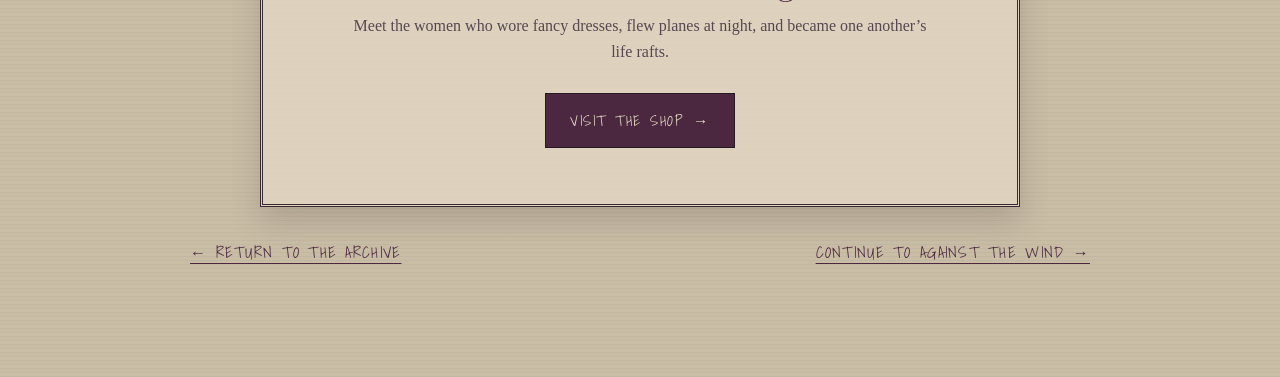
<file: blog/blogposts/dragonflies.html>
<!doctype html>
<html lang="en">
<head>
  <meta charset="utf-8">
  <meta name="viewport" content="width=device-width, initial-scale=1">
  <title>Into the Night | The Storybound Archive</title>
  <meta name="description" content="The story behind Into the Night by Lexi Lavene.">
  <link rel="stylesheet" href="/blog/post.css">
</head>
<body>
  <header class="site-header">
    <nav class="shell nav" aria-label="Main navigation">
      <a class="wordmark" href="/blog/">The Storybound Archive</a>
      <div class="nav-links">
        <a href="/blog/#books">The Books</a>
        <a href="/blog/blogposts/aboutme.html">About Me</a>
        <a href="https://lexilavene.com">LexiLavene.com ↗</a>
      </div>
    </nav>
  </header>

  <main class="post-page">
    <header class="post-hero">
      <img src="/blog/assets/flower-3.png" class="post-bloom post-bloom-left" alt="" aria-hidden="true">
      <div class="post-title">
        <p class="eyebrow">Specimen 003 · Dragonflies · Book One</p>
        <h1>Into the Night</h1>
        <p class="post-deck">It started with an idea, a joke, and a night among friends.</p>
        <div class="ornamental-rule"><span>✦</span></div>
        <p class="post-meta">Filed by Lexi Lavene · From the author’s archive</p>
      </div>
      <img src="/blog/assets/flower-12.png" class="post-bloom post-bloom-right" alt="" aria-hidden="true">
    </header>

    <article class="reading-sheet">
      <p>I was in my early 30s when I started working on <em>Dragonflies</em>. I had a weird idea about steampunk aviators and shared it with my friends during a night of drinking, watching <em>Firefly</em>, and eating Chinese food (a tradition that continues to this day).</p>

      <section>
        <h2>The Night It Took Flight</h2>
        <p>I mentioned that I would love a world where the damsels were the heroes instead of the other way around (we were watching <em>Shindig</em> at the time, and the juxtaposition of Kaylee covered in grease and dressed to the nines for a ball was burrowing into my subconscious).</p>
        <p>Anyway. I told them my idea and, like every book idea I’ve ever had, saying it out loud to my friends caused it to grow like a kudzu vine. Before the end of the night, we had chosen character names, call signs, plane names, heroes, villains, and most of all… the name of the team.</p>
        <blockquote>The Dragonflies.</blockquote>
      </section>

      <section>
        <h2>Why Dragonflies?</h2>
        <p>Why Dragonflies? I don’t think we knew at the time, but looking back, we were all drawn to it for a reason.</p>
        <p>The dragonfly is said to symbolize transformation and change, and what we didn’t know that night was all the change that was on the horizon for us.</p>
      </section>

      <section>
        <h2>A Life Raft in a Hurricane</h2>
        <p>Within a few months of finishing the first book, this one, my nine-year relationship ended. The same for the one we’ll call Greta. We bonded together through trauma and a deep need to be seen.</p>
        <p>We recognize now that we were each other’s life raft in a hurricane. Clinging desperately to the only things we could. Each other.</p>
        <p>And a story.</p>
      </section>

      <section>
        <h2>How They Would Finish</h2>
        <p>The <em>Dragonflies</em> trilogy is a story of friendship, strength, loss, love, and the true value of knowing yourself. But it didn’t start out that way. It started with a joke about girls who wore fancy dresses and could fly planes at night for nefarious reasons.</p>
        <p>Looking back at the story from the beginning to the end, I know now that this was never about where these women started.</p>
        <blockquote>It was always about how they would finish.</blockquote>
      </section>
    </article>

    <aside class="paper-trail" aria-label="Dragonflies trilogy">
      <p class="eyebrow">Follow the paper trail</p>
      <div>
        <a class="current" href="/blog/blogposts/dragonflies.html"><small>Book One</small>Into the Night</a>
        <a href="/blog/blogposts/skywards.html"><small>Book Two</small>Against the Wind</a>
        <a href="/blog/blogposts/freefall.html"><small>Book Three</small>Running on Empty</a>
      </div>
    </aside>

    <section class="book-shop">
      <p class="eyebrow">Continue beyond the archive</p>
      <h2>Read Into the Night</h2>
      <p>Meet the women who wore fancy dresses, flew planes at night, and became one another’s life rafts.</p>
      <a class="shop-button" href="https://payhip.com/b/gtP85">Visit the shop →</a>
    </section>

    <nav class="post-bottom-nav">
      <a href="/blog/#books">← Return to the archive</a>
      <a href="/blog/blogposts/skywards.html">Continue to Against the Wind →</a>
    </nav>
  </main>
</body>
</html>
</file>
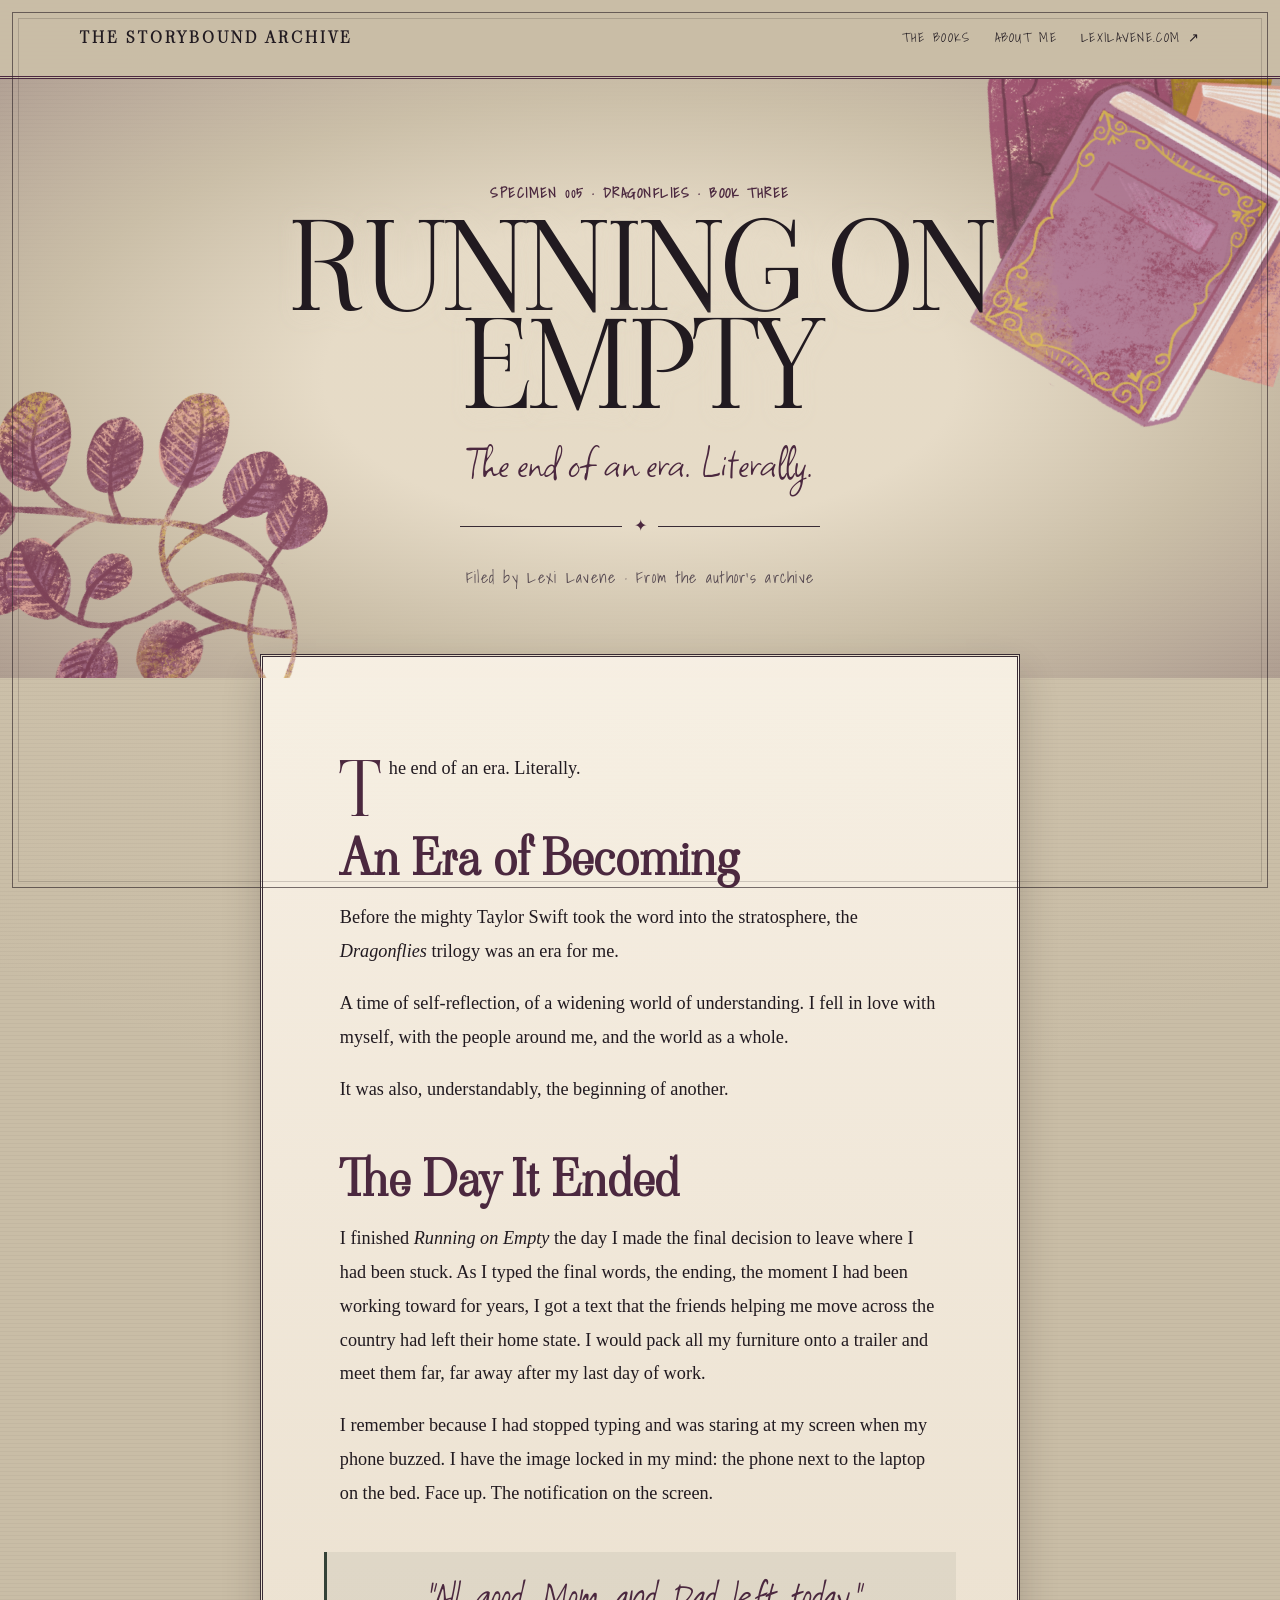
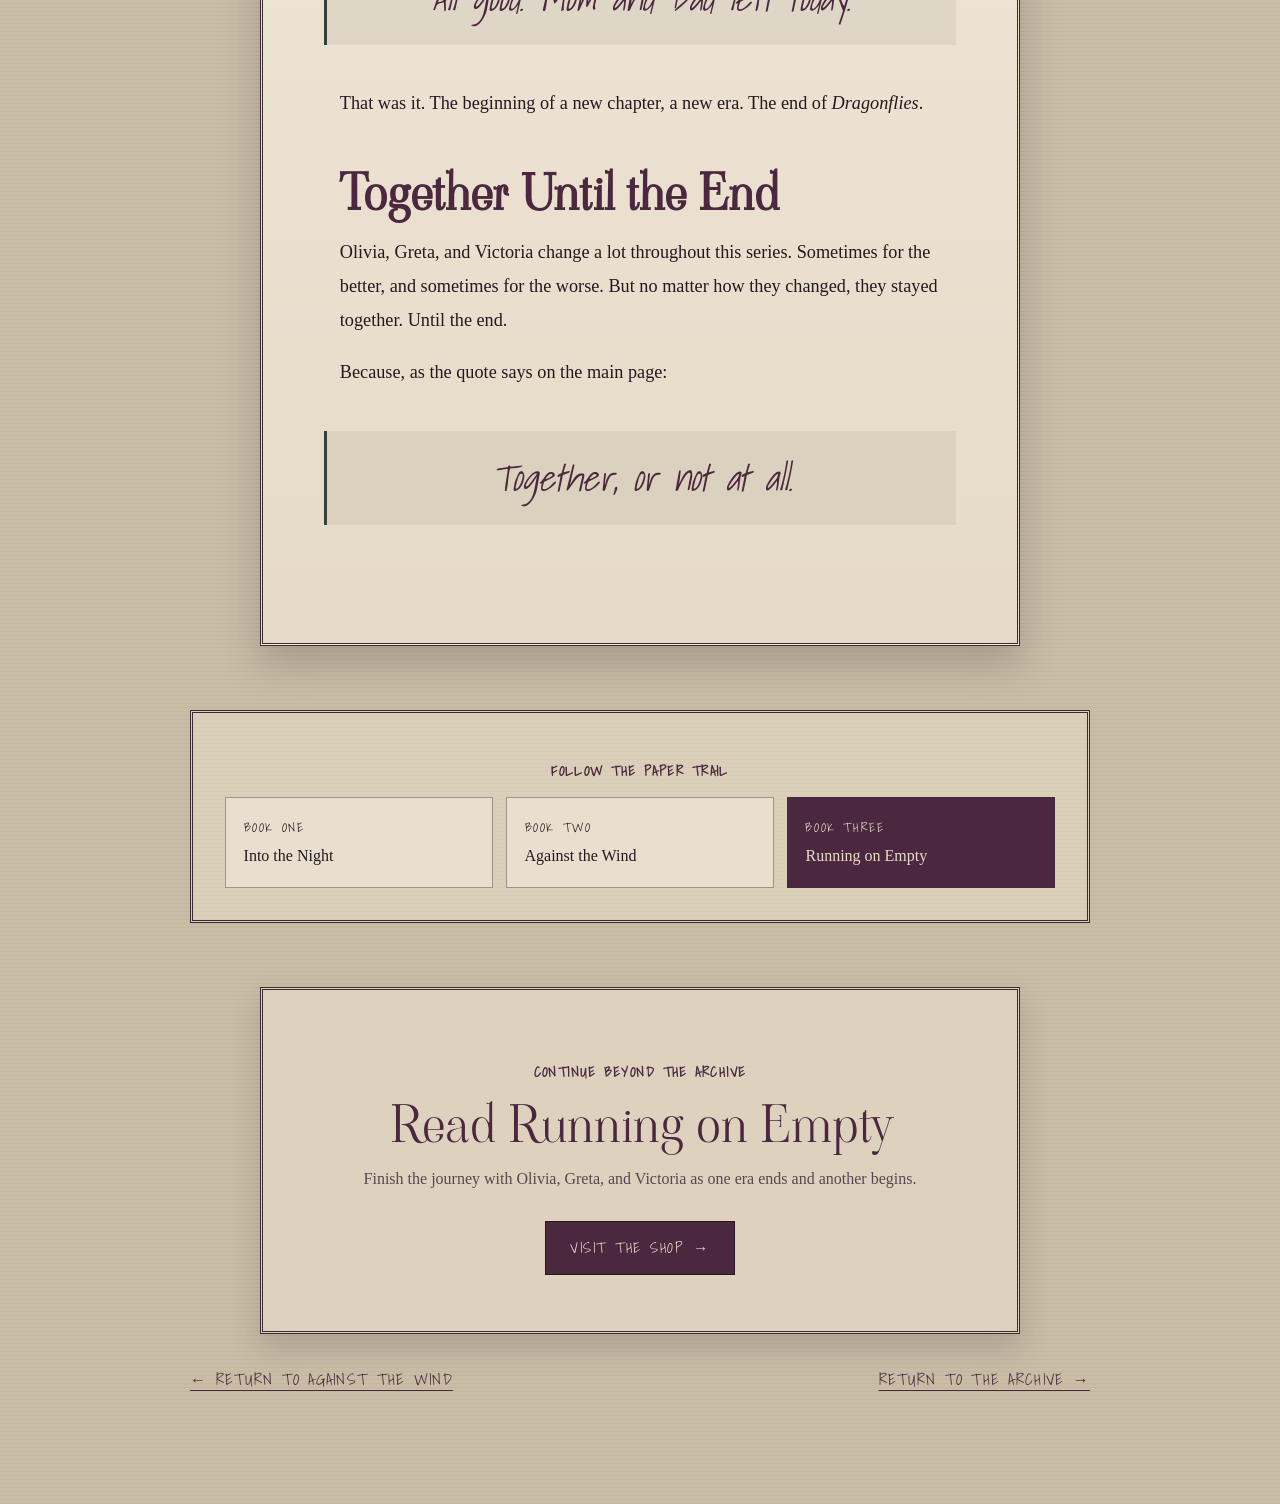
<file: blog/blogposts/freefall.html>
<!doctype html>
<html lang="en">
<head>
  <meta charset="utf-8">
  <meta name="viewport" content="width=device-width, initial-scale=1">
  <title>Running on Empty | The Storybound Archive</title>
  <meta name="description" content="The story behind Freefall by Lexi Lavene.">
  <link rel="stylesheet" href="/blog/post.css">
</head>
<body>
  <header class="site-header">
    <nav class="shell nav" aria-label="Main navigation">
      <a class="wordmark" href="/blog/">The Storybound Archive</a>
      <div class="nav-links">
        <a href="/blog/#books">The Books</a>
        <a href="/blog/blogposts/aboutme.html">About Me</a>
        <a href="https://lexilavene.com">LexiLavene.com ↗</a>
      </div>
    </nav>
  </header>

  <main class="post-page">
    <header class="post-hero">
      <img src="/blog/assets/flower-5.png" class="post-bloom post-bloom-left" alt="" aria-hidden="true">
      <div class="post-title">
        <p class="eyebrow">Specimen 005 · Dragonflies · Book Three</p>
        <h1>Running on Empty</h1>
        <p class="post-deck">The end of an era. Literally.</p>
        <div class="ornamental-rule"><span>✦</span></div>
        <p class="post-meta">Filed by Lexi Lavene · From the author’s archive</p>
      </div>
      <img src="/blog/assets/book-pile.png" class="post-bloom post-bloom-right" alt="" aria-hidden="true">
    </header>

    <article class="reading-sheet">
      <p>The end of an era. Literally.</p>

      <section>
        <h2>An Era of Becoming</h2>
        <p>Before the mighty Taylor Swift took the word into the stratosphere, the <em>Dragonflies</em> trilogy was an era for me.</p>
        <p>A time of self-reflection, of a widening world of understanding. I fell in love with myself, with the people around me, and the world as a whole.</p>
        <p>It was also, understandably, the beginning of another.</p>
      </section>

      <section>
        <h2>The Day It Ended</h2>
        <p>I finished <em>Running on Empty</em> the day I made the final decision to leave where I had been stuck. As I typed the final words, the ending, the moment I had been working toward for years, I got a text that the friends helping me move across the country had left their home state. I would pack all my furniture onto a trailer and meet them far, far away after my last day of work.</p>
        <p>I remember because I had stopped typing and was staring at my screen when my phone buzzed. I have the image locked in my mind: the phone next to the laptop on the bed. Face up. The notification on the screen.</p>
        <blockquote>“All good. Mom and Dad left today.”</blockquote>
        <p>That was it. The beginning of a new chapter, a new era. The end of <em>Dragonflies</em>.</p>
      </section>

      <section>
        <h2>Together Until the End</h2>
        <p>Olivia, Greta, and Victoria change a lot throughout this series. Sometimes for the better, and sometimes for the worse. But no matter how they changed, they stayed together. Until the end.</p>
        <p>Because, as the quote says on the main page:</p>
        <blockquote>Together, or not at all.</blockquote>
      </section>
    </article>

    <aside class="paper-trail" aria-label="Dragonflies trilogy">
      <p class="eyebrow">Follow the paper trail</p>
      <div>
        <a href="/blog/blogposts/dragonflies.html"><small>Book One</small>Into the Night</a>
        <a href="/blog/blogposts/skywards.html"><small>Book Two</small>Against the Wind</a>
        <a class="current" href="/blog/blogposts/freefall.html"><small>Book Three</small>Running on Empty</a>
      </div>
    </aside>

    <section class="book-shop">
      <p class="eyebrow">Continue beyond the archive</p>
      <h2>Read Running on Empty</h2>
      <p>Finish the journey with Olivia, Greta, and Victoria as one era ends and another begins.</p>
      <a class="shop-button" href="https://payhip.com/b/2gz1o">Visit the shop →</a>
    </section>

    <nav class="post-bottom-nav">
      <a href="/blog/blogposts/skywards.html">← Return to Against the Wind</a>
      <a href="/blog/#books">Return to the archive →</a>
    </nav>
  </main>
</body>
</html>
</file>
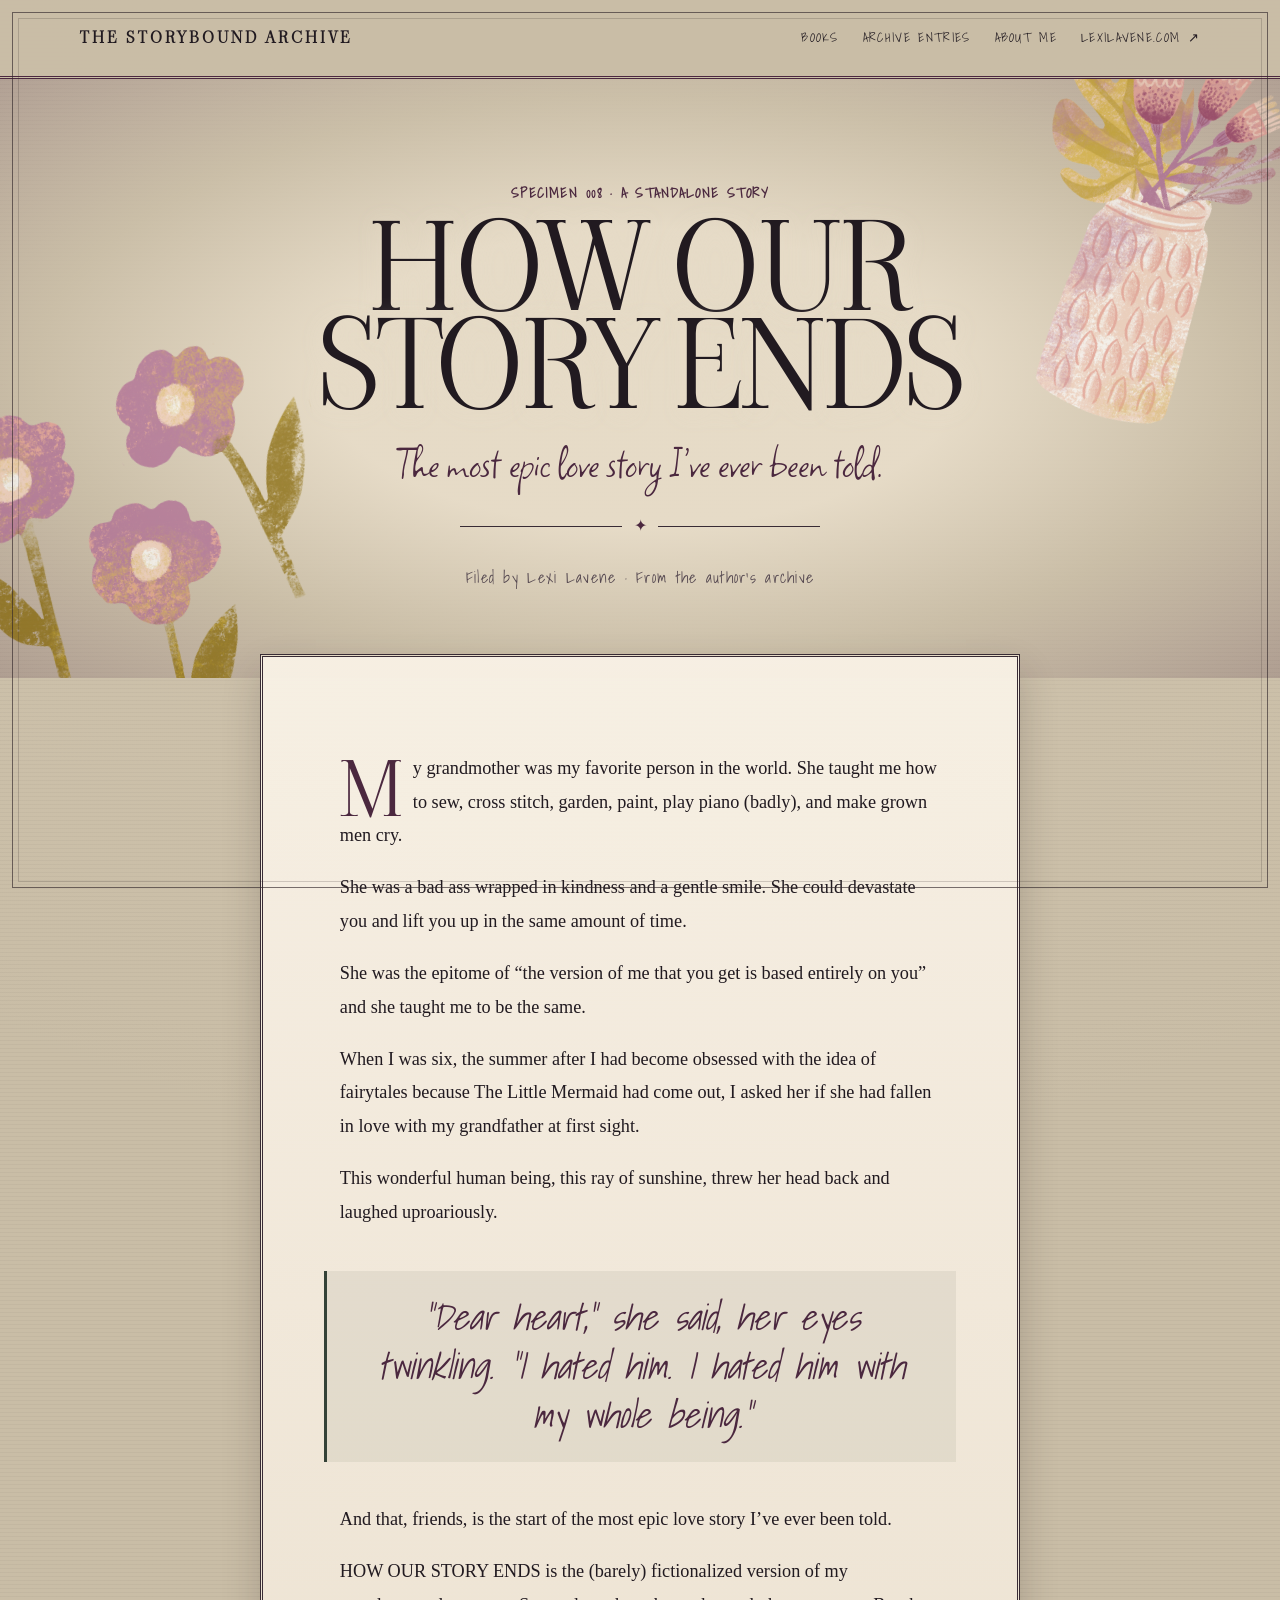
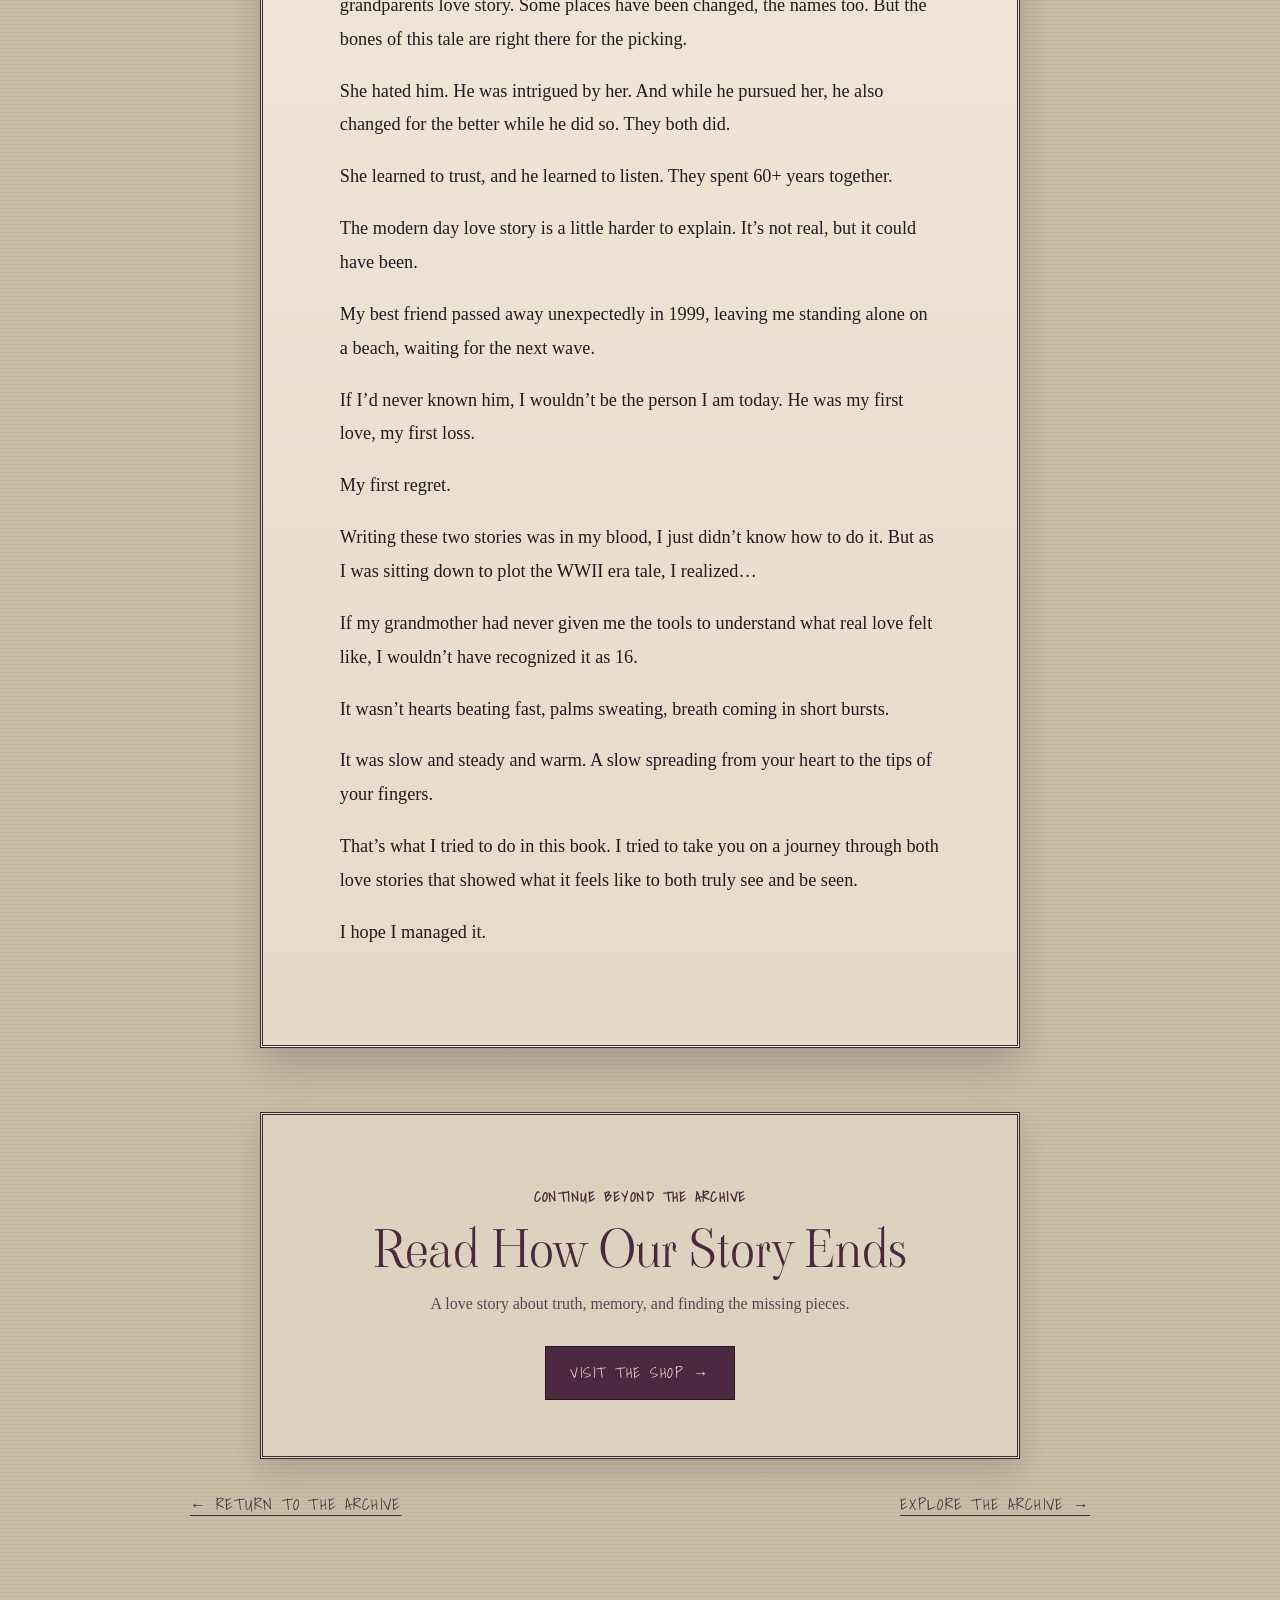
<file: blog/blogposts/how-our-story-ends.html>
<!doctype html>
<html lang="en">
<head>
  <meta charset="utf-8">
  <meta name="viewport" content="width=device-width, initial-scale=1">
<title>How Our Story Ends: A Dual-Timeline WWII Love Story | Lexi Lavene</title>

<meta
  name="description"
  content="Explore the family history behind How Our Story Ends, a dual-timeline WWII love story about memory, truth, grief, and beginning again."
>

<link
  rel="canonical"
  href="https://lexilavene.com/blog/blogposts/how-our-story-ends.html"
>
  <link rel="stylesheet" href="/blog/post.css">
</head>
<body>
<header class="site-header">
  <nav class="shell nav" aria-label="Main navigation">
    <a class="wordmark" href="/blog/">
      The Storybound Archive
    </a>

    <div class="nav-links">
      <a href="/books/">Books</a>
      <a href="/blog/#books">Archive Entries</a>
      <a href="/blog/blogposts/aboutme.html">About Me</a>
      <a href="/">LexiLavene.com ↗</a>
    </div>
  </nav>
</header>

  <main class="post-page">
    <header class="post-hero">
      <img src="/blog/assets/flower-8.png" class="post-bloom post-bloom-left" alt="" aria-hidden="true">

      <div class="post-title">
        <p class="eyebrow">Specimen 008 · A Standalone Story</p>
        <h1>How Our Story Ends</h1>
        <p class="post-deck">The most epic love story I’ve ever been told.</p>

        <div class="ornamental-rule">
          <span>✦</span>
        </div>

        <p class="post-meta">Filed by Lexi Lavene · From the author’s archive</p>
      </div>

      <img src="/blog/assets/flower-jar.png" class="post-bloom post-bloom-right" alt="" aria-hidden="true">
    </header>

    <article class="reading-sheet">

      <p>My grandmother was my favorite person in the world. She taught me how to sew, cross stitch, garden, paint, play piano (badly), and make grown men cry.</p>

      <p>She was a bad ass wrapped in kindness and a gentle smile. She could devastate you and lift you up in the same amount of time.</p>

      <p>She was the epitome of “the version of me that you get is based entirely on you” and she taught me to be the same.</p>

      <p>When I was six, the summer after I had become obsessed with the idea of fairytales because The Little Mermaid had come out, I asked her if she had fallen in love with my grandfather at first sight.</p>

      <p>This wonderful human being, this ray of sunshine, threw her head back and laughed uproariously.</p>

      <blockquote>“Dear heart,” she said, her eyes twinkling. “I hated him. I hated him with my whole being.”</blockquote>

      <p>And that, friends, is the start of the most epic love story I’ve ever been told.</p>

      <section>
        <p>HOW OUR STORY ENDS is the (barely) fictionalized version of my grandparents love story. Some places have been changed, the names too. But the bones of this tale are right there for the picking.</p>

        <p>She hated him. He was intrigued by her. And while he pursued her, he also changed for the better while he did so. They both did.</p>

        <p>She learned to trust, and he learned to listen. They spent 60+ years together.</p>
      </section>

      <section>
        <p>The modern day love story is a little harder to explain. It’s not real, but it could have been.</p>

        <p>My best friend passed away unexpectedly in 1999, leaving me standing alone on a beach, waiting for the next wave.</p>

        <p>If I’d never known him, I wouldn’t be the person I am today. He was my first love, my first loss.&nbsp;</p>

        <p>My first regret.</p>
      </section>

      <section>
        <p>Writing these two stories was in my blood, I just didn’t know how to do it. But as I was sitting down to plot the WWII era tale, I realized…</p>

        <p>If my grandmother had never given me the tools to understand what real love felt like, I wouldn’t have recognized it as 16.</p>

        <p>It wasn’t hearts beating fast, palms sweating, breath coming in short bursts.</p>

        <p>It was slow and steady and warm. A slow spreading from your heart to the tips of your fingers.</p>

        <p>That’s what I tried to do in this book. I tried to take you on a journey through both love stories that showed what it feels like to both truly see and be seen.</p>

        <p>I hope I managed it.</p>
      </section>

    </article>

    <section class="book-shop">
      <p class="eyebrow">Continue beyond the archive</p>
      <h2>Read How Our Story Ends</h2>
      <p>A love story about truth, memory, and finding the missing pieces.</p>
      <a class="shop-button" href="https://payhip.com/b/c9CLk">Visit the shop →</a>
    </section>

    <nav class="post-bottom-nav">
      <a href="/blog/#books">← Return to the archive</a>
      <a href="/blog/#books">Explore the archive →</a>
    </nav>
  </main>
</body>
</html>
</file>
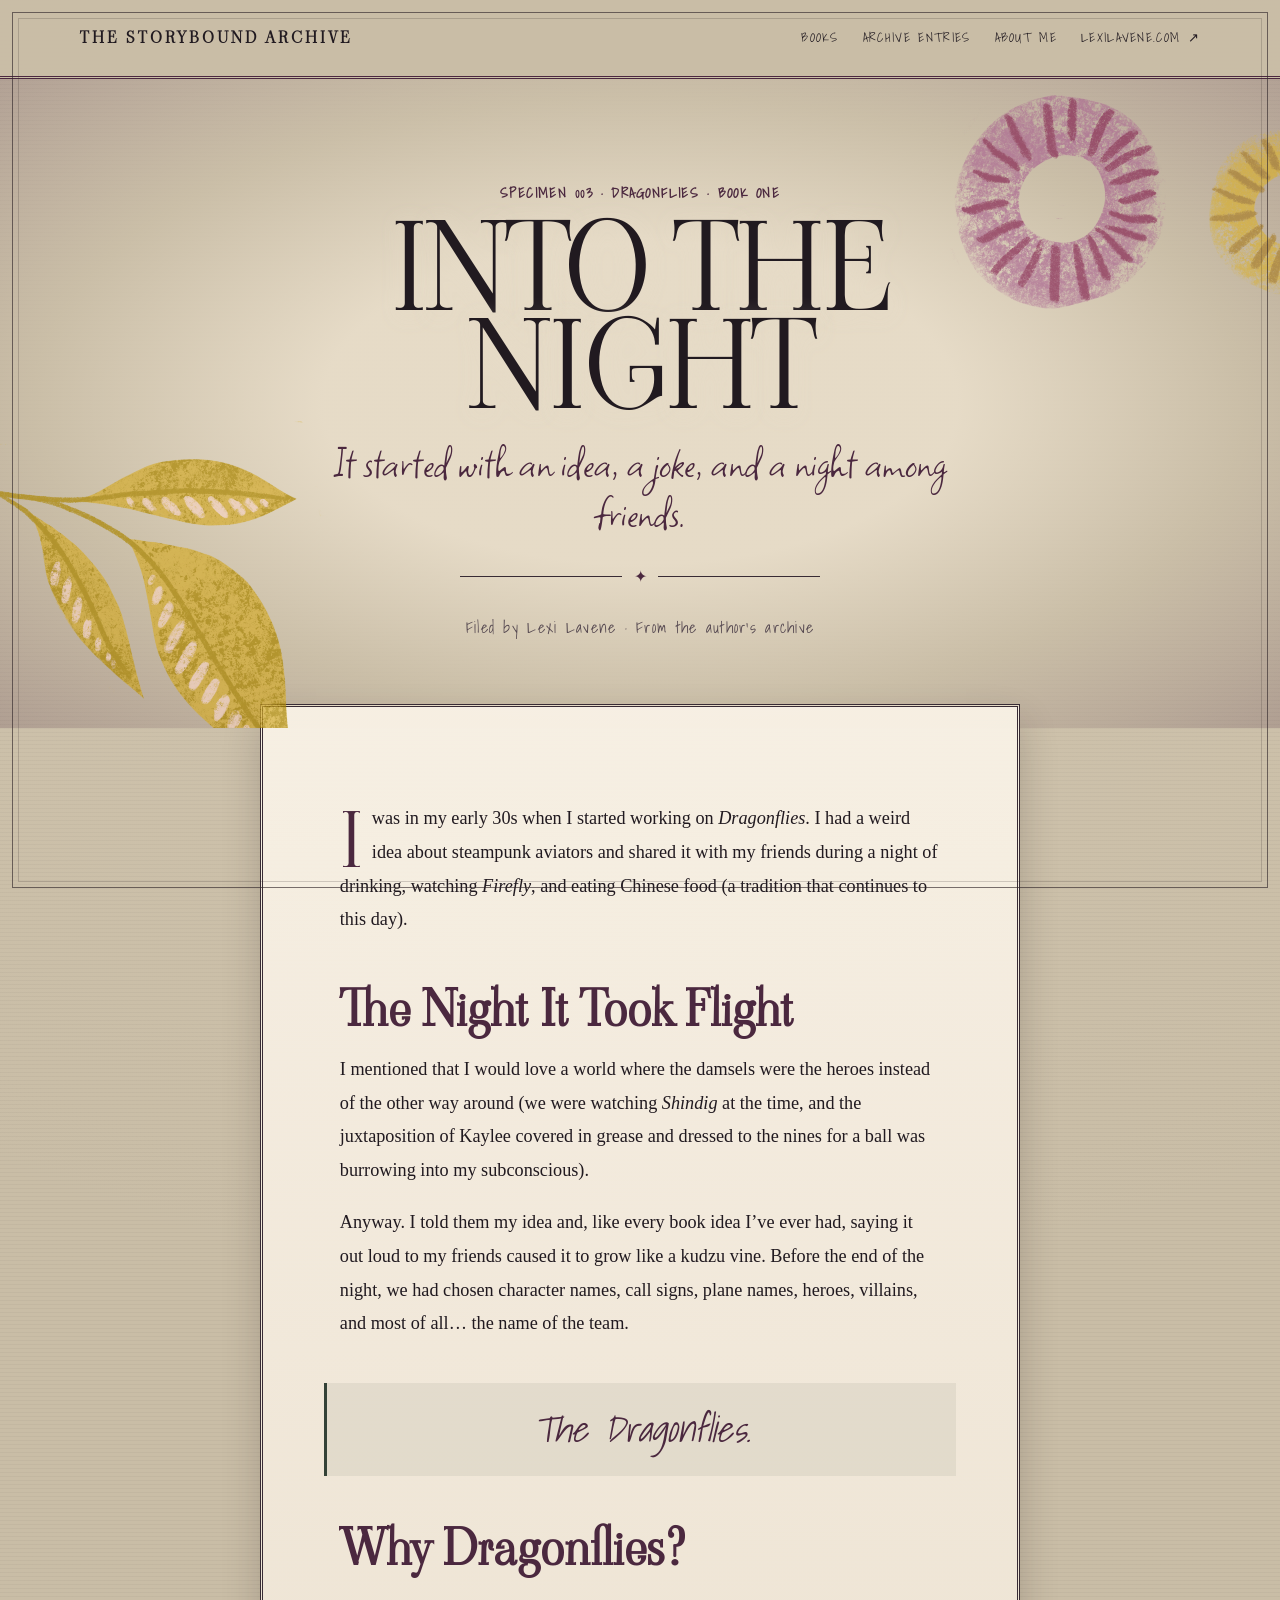
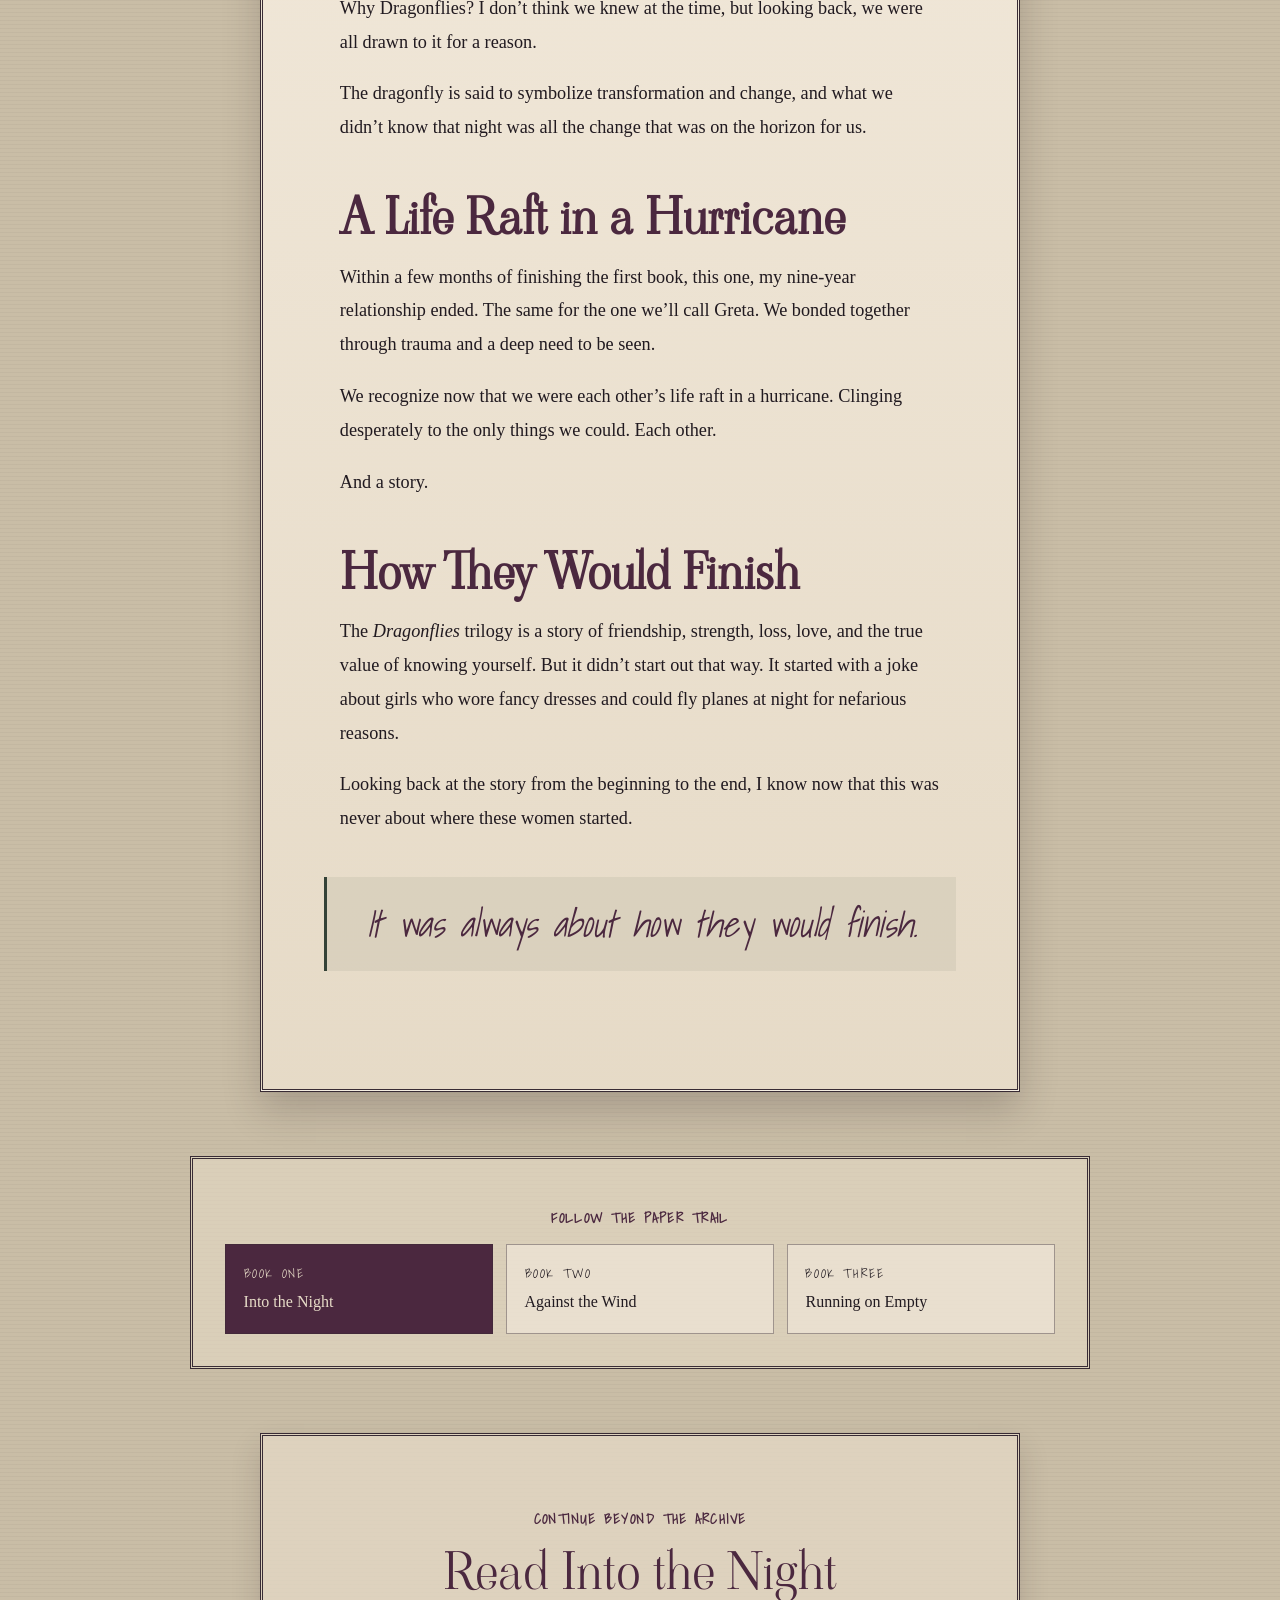
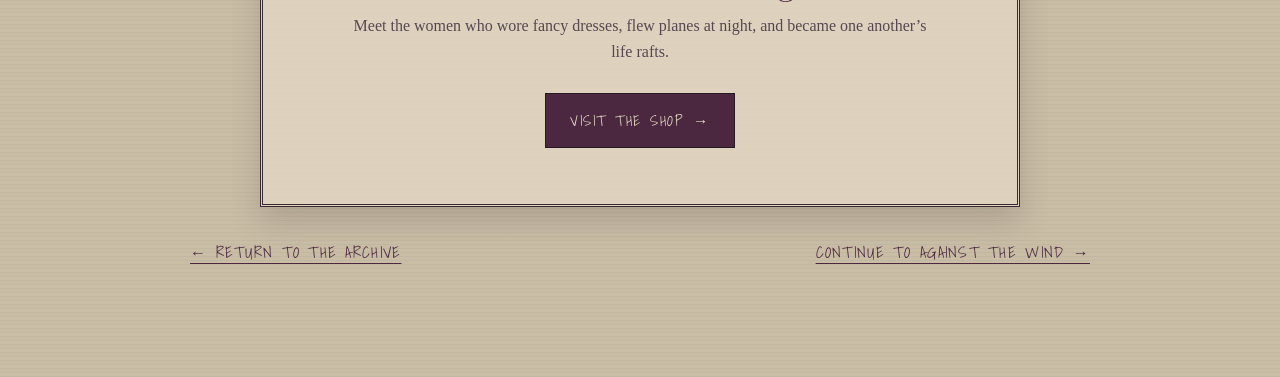
<file: blog/blogposts/into-the-night.html>
<!doctype html>
<html lang="en">
<head>
  <meta charset="utf-8">
  <meta name="viewport" content="width=device-width, initial-scale=1">
<title>Into the Night: A WWII-Inspired Dystopian Fantasy | Lexi Lavene</title>

<meta
  name="description"
  content="Discover the story behind Into the Night, Lexi Lavene’s WWII-inspired dystopian fantasy about female pilots, rebellion, and found family."
>

<link
  rel="canonical"
  href="https://lexilavene.com/blog/blogposts/into-the-night.html"
>
  <link rel="stylesheet" href="/blog/post.css">
</head>
<body>
<header class="site-header">
  <nav class="shell nav" aria-label="Main navigation">
    <a class="wordmark" href="/blog/">
      The Storybound Archive
    </a>

    <div class="nav-links">
      <a href="/books/">Books</a>
      <a href="/blog/#books">Archive Entries</a>
      <a href="/blog/blogposts/aboutme.html">About Me</a>
      <a href="/">LexiLavene.com ↗</a>
    </div>
  </nav>
</header>

  <main class="post-page">
    <header class="post-hero">
      <img src="/blog/assets/flower-3.png" class="post-bloom post-bloom-left" alt="" aria-hidden="true">
      <div class="post-title">
        <p class="eyebrow">Specimen 003 · Dragonflies · Book One</p>
        <h1>Into the Night</h1>
        <p class="post-deck">It started with an idea, a joke, and a night among friends.</p>
        <div class="ornamental-rule"><span>✦</span></div>
        <p class="post-meta">Filed by Lexi Lavene · From the author’s archive</p>
      </div>
      <img src="/blog/assets/flower-12.png" class="post-bloom post-bloom-right" alt="" aria-hidden="true">
    </header>

    <article class="reading-sheet">
      <p>I was in my early 30s when I started working on <em>Dragonflies</em>. I had a weird idea about steampunk aviators and shared it with my friends during a night of drinking, watching <em>Firefly</em>, and eating Chinese food (a tradition that continues to this day).</p>

      <section>
        <h2>The Night It Took Flight</h2>
        <p>I mentioned that I would love a world where the damsels were the heroes instead of the other way around (we were watching <em>Shindig</em> at the time, and the juxtaposition of Kaylee covered in grease and dressed to the nines for a ball was burrowing into my subconscious).</p>
        <p>Anyway. I told them my idea and, like every book idea I’ve ever had, saying it out loud to my friends caused it to grow like a kudzu vine. Before the end of the night, we had chosen character names, call signs, plane names, heroes, villains, and most of all… the name of the team.</p>
        <blockquote>The Dragonflies.</blockquote>
      </section>

      <section>
        <h2>Why Dragonflies?</h2>
        <p>Why Dragonflies? I don’t think we knew at the time, but looking back, we were all drawn to it for a reason.</p>
        <p>The dragonfly is said to symbolize transformation and change, and what we didn’t know that night was all the change that was on the horizon for us.</p>
      </section>

      <section>
        <h2>A Life Raft in a Hurricane</h2>
        <p>Within a few months of finishing the first book, this one, my nine-year relationship ended. The same for the one we’ll call Greta. We bonded together through trauma and a deep need to be seen.</p>
        <p>We recognize now that we were each other’s life raft in a hurricane. Clinging desperately to the only things we could. Each other.</p>
        <p>And a story.</p>
      </section>

      <section>
        <h2>How They Would Finish</h2>
        <p>The <em>Dragonflies</em> trilogy is a story of friendship, strength, loss, love, and the true value of knowing yourself. But it didn’t start out that way. It started with a joke about girls who wore fancy dresses and could fly planes at night for nefarious reasons.</p>
        <p>Looking back at the story from the beginning to the end, I know now that this was never about where these women started.</p>
        <blockquote>It was always about how they would finish.</blockquote>
      </section>
    </article>

    <aside class="paper-trail" aria-label="Dragonflies Trilogy">
      <p class="eyebrow">Follow the paper trail</p>
      <div>
        <a class="current" href="/blog/blogposts/into-the-night.html"><small>Book One</small>Into the Night</a>
        <a href="/blog/blogposts/against-the-wind.html"><small>Book Two</small>Against the Wind</a>
        <a href="/blog/blogposts/running-on-empty.html"><small>Book Three</small>Running on Empty</a>
      </div>
    </aside>

    <section class="book-shop">
      <p class="eyebrow">Continue beyond the archive</p>
      <h2>Read Into the Night</h2>
      <p>Meet the women who wore fancy dresses, flew planes at night, and became one another’s life rafts.</p>
      <a class="shop-button" href="https://payhip.com/b/gtP85">Visit the shop →</a>
    </section>

    <nav class="post-bottom-nav">
      <a href="/blog/#books">← Return to the archive</a>
      <a href="/blog/blogposts/against-the-wind.html">Continue to Against the Wind →</a>
    </nav>
  </main>
</body>
</html>
</file>
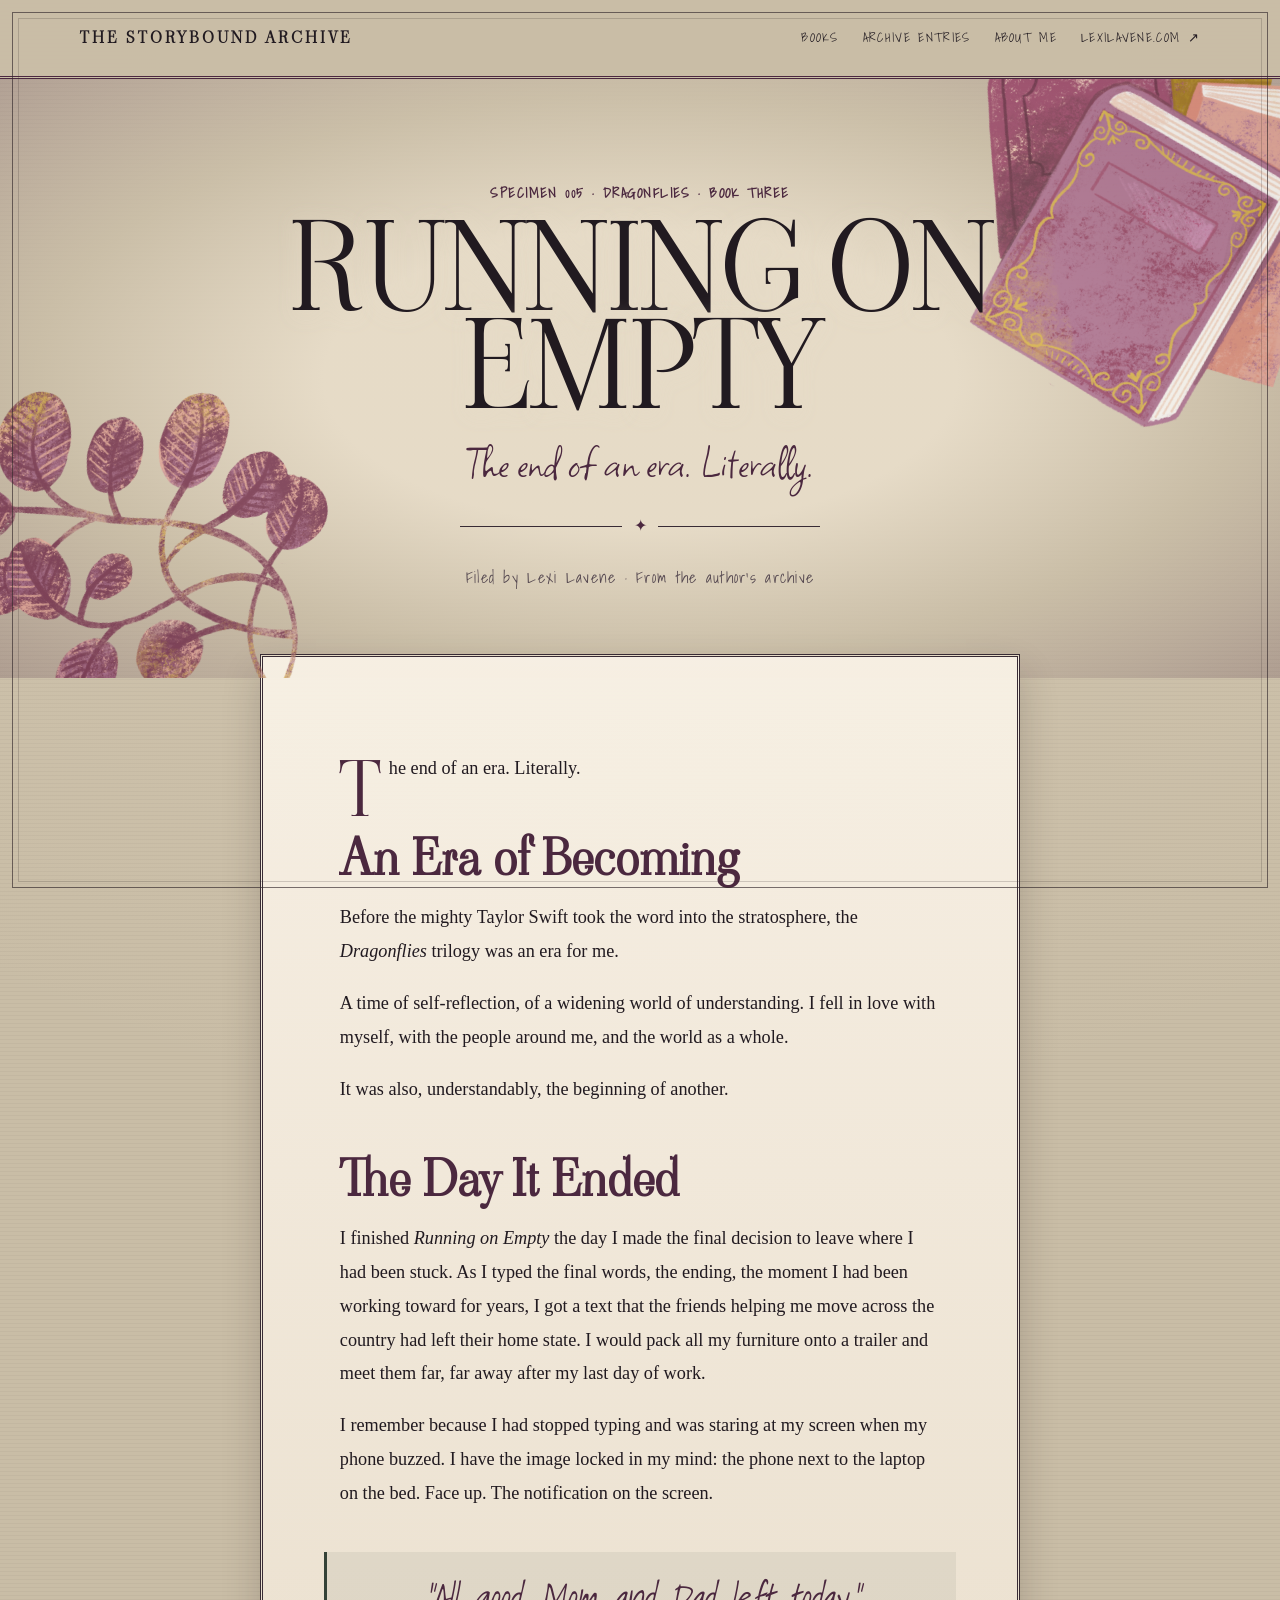
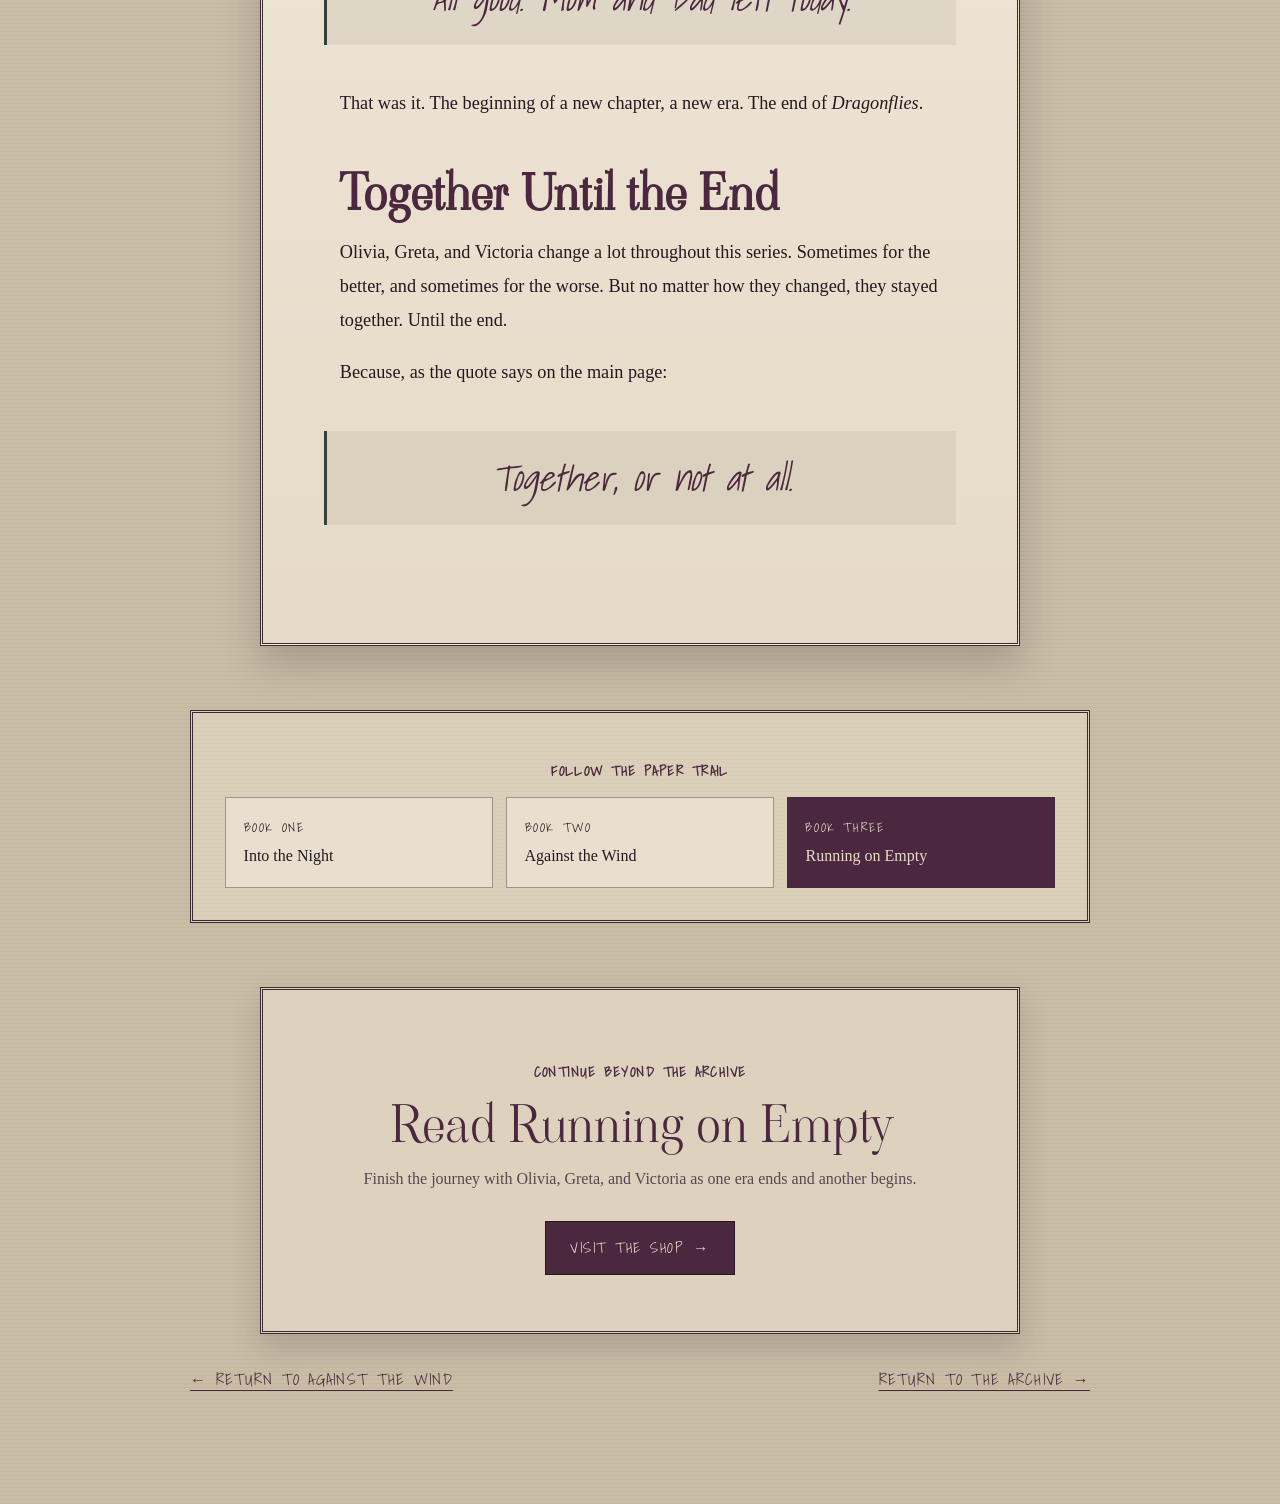
<file: blog/blogposts/running-on-empty.html>
<!doctype html>
<html lang="en">
<head>
  <meta charset="utf-8">
  <meta name="viewport" content="width=device-width, initial-scale=1">
<title>Running on Empty: The Dragonflies Finale | Lexi Lavene</title>

<meta
  name="description"
  content="Discover the story behind Running on Empty, the final Dragonflies novel about sacrifice, survival, sisterhood, and finishing the fight."
>

<link
  rel="canonical"
  href="https://lexilavene.com/blog/blogposts/running-on-empty.html"
>
  <link rel="stylesheet" href="/blog/post.css">
</head>
<body>
<header class="site-header">
  <nav class="shell nav" aria-label="Main navigation">
    <a class="wordmark" href="/blog/">
      The Storybound Archive
    </a>

    <div class="nav-links">
      <a href="/books/">Books</a>
      <a href="/blog/#books">Archive Entries</a>
      <a href="/blog/blogposts/aboutme.html">About Me</a>
      <a href="/">LexiLavene.com ↗</a>
    </div>
  </nav>
</header>

  <main class="post-page">
    <header class="post-hero">
      <img src="/blog/assets/flower-5.png" class="post-bloom post-bloom-left" alt="" aria-hidden="true">
      <div class="post-title">
        <p class="eyebrow">Specimen 005 · Dragonflies · Book Three</p>
        <h1>Running on Empty</h1>
        <p class="post-deck">The end of an era. Literally.</p>
        <div class="ornamental-rule"><span>✦</span></div>
        <p class="post-meta">Filed by Lexi Lavene · From the author’s archive</p>
      </div>
      <img src="/blog/assets/book-pile.png" class="post-bloom post-bloom-right" alt="" aria-hidden="true">
    </header>

    <article class="reading-sheet">
      <p>The end of an era. Literally.</p>

      <section>
        <h2>An Era of Becoming</h2>
        <p>Before the mighty Taylor Swift took the word into the stratosphere, the <em>Dragonflies</em> trilogy was an era for me.</p>
        <p>A time of self-reflection, of a widening world of understanding. I fell in love with myself, with the people around me, and the world as a whole.</p>
        <p>It was also, understandably, the beginning of another.</p>
      </section>

      <section>
        <h2>The Day It Ended</h2>
        <p>I finished <em>Running on Empty</em> the day I made the final decision to leave where I had been stuck. As I typed the final words, the ending, the moment I had been working toward for years, I got a text that the friends helping me move across the country had left their home state. I would pack all my furniture onto a trailer and meet them far, far away after my last day of work.</p>
        <p>I remember because I had stopped typing and was staring at my screen when my phone buzzed. I have the image locked in my mind: the phone next to the laptop on the bed. Face up. The notification on the screen.</p>
        <blockquote>“All good. Mom and Dad left today.”</blockquote>
        <p>That was it. The beginning of a new chapter, a new era. The end of <em>Dragonflies</em>.</p>
      </section>

      <section>
        <h2>Together Until the End</h2>
        <p>Olivia, Greta, and Victoria change a lot throughout this series. Sometimes for the better, and sometimes for the worse. But no matter how they changed, they stayed together. Until the end.</p>
        <p>Because, as the quote says on the main page:</p>
        <blockquote>Together, or not at all.</blockquote>
      </section>
    </article>

    <aside class="paper-trail" aria-label="Dragonflies trilogy">
      <p class="eyebrow">Follow the paper trail</p>
      <div>
        <a href="/blog/blogposts/into-the-night.html"><small>Book One</small>Into the Night</a>
        <a href="/blog/blogposts/against-the-wind.html"><small>Book Two</small>Against the Wind</a>
        <a class="current" href="/blog/blogposts/running-on-empty.html"><small>Book Three</small>Running on Empty</a>
      </div>
    </aside>

    <section class="book-shop">
      <p class="eyebrow">Continue beyond the archive</p>
      <h2>Read Running on Empty</h2>
      <p>Finish the journey with Olivia, Greta, and Victoria as one era ends and another begins.</p>
      <a class="shop-button" href="https://payhip.com/b/2gz1o">Visit the shop →</a>
    </section>

    <nav class="post-bottom-nav">
      <a href="/blog/blogposts/against-the-wind.html">← Return to Against the Wind</a>
      <a href="/blog/#books">Return to the archive →</a>
    </nav>
  </main>
</body>
</html>
</file>
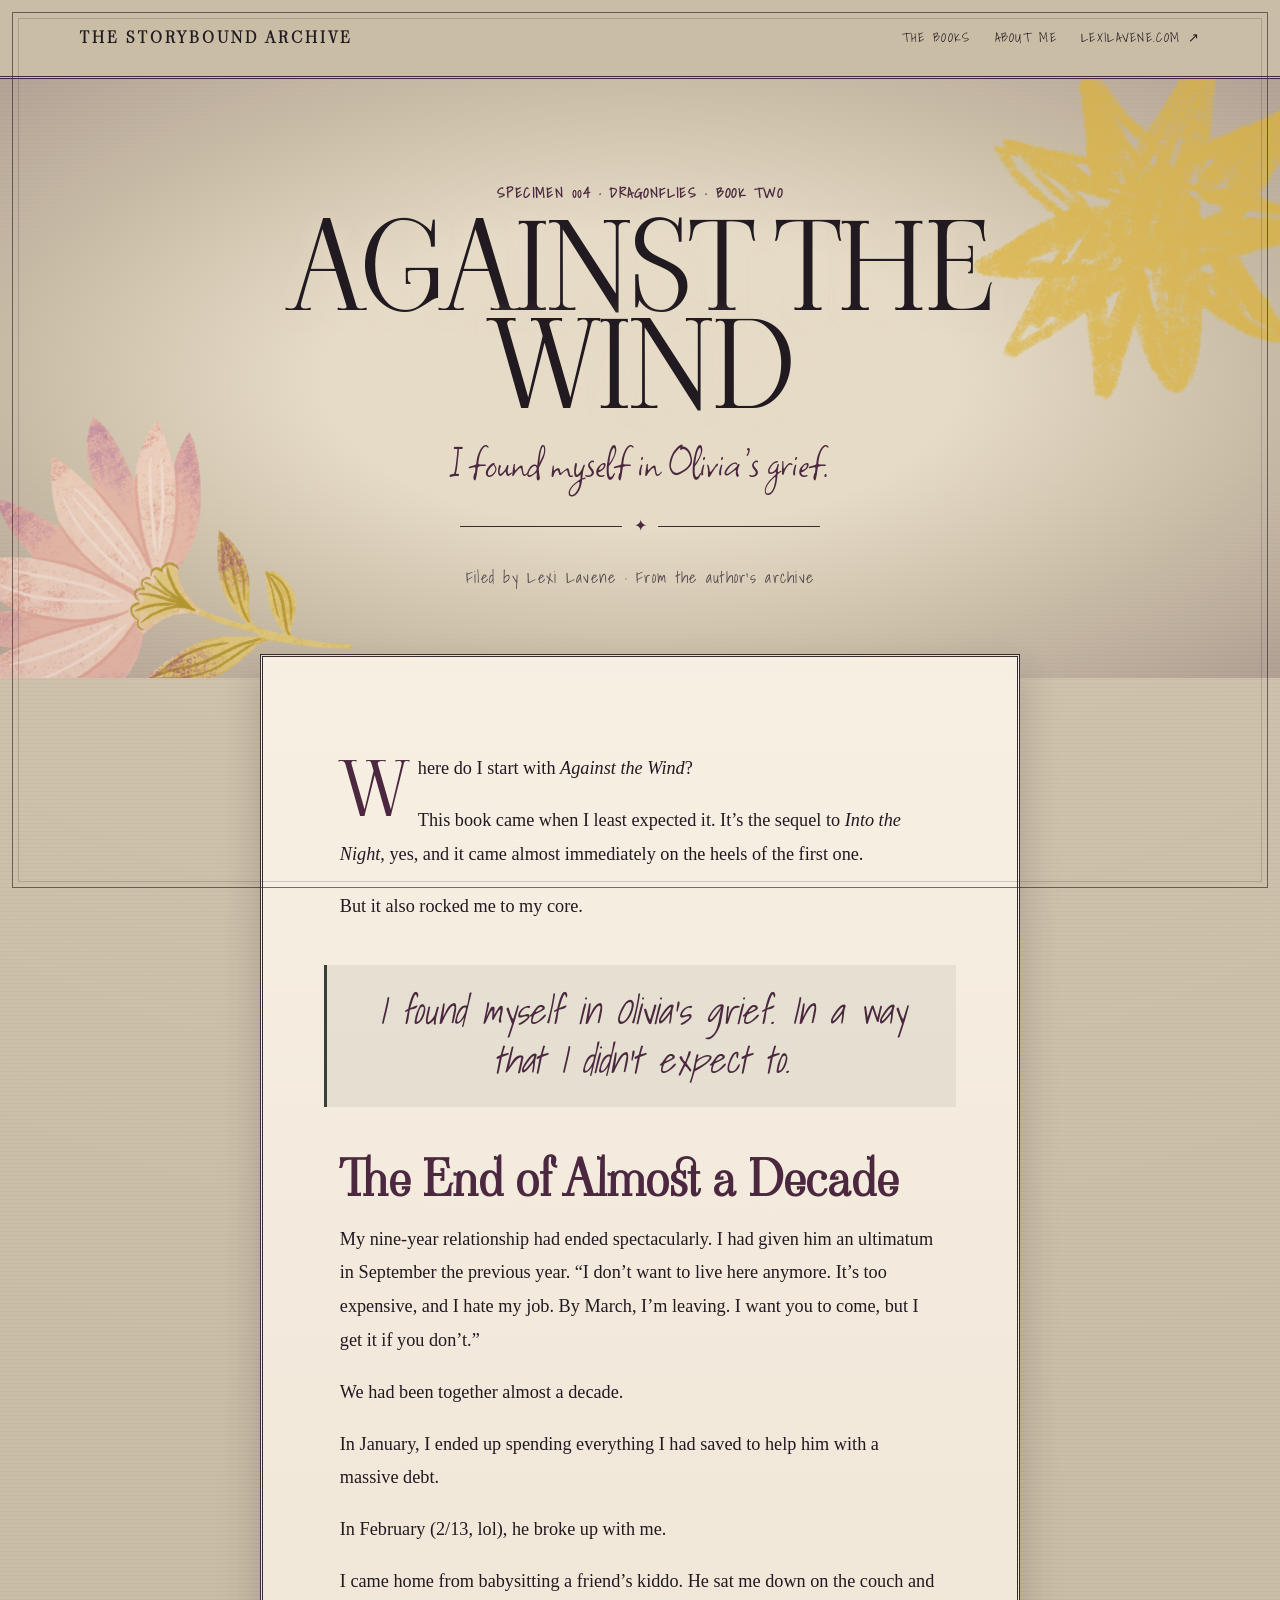
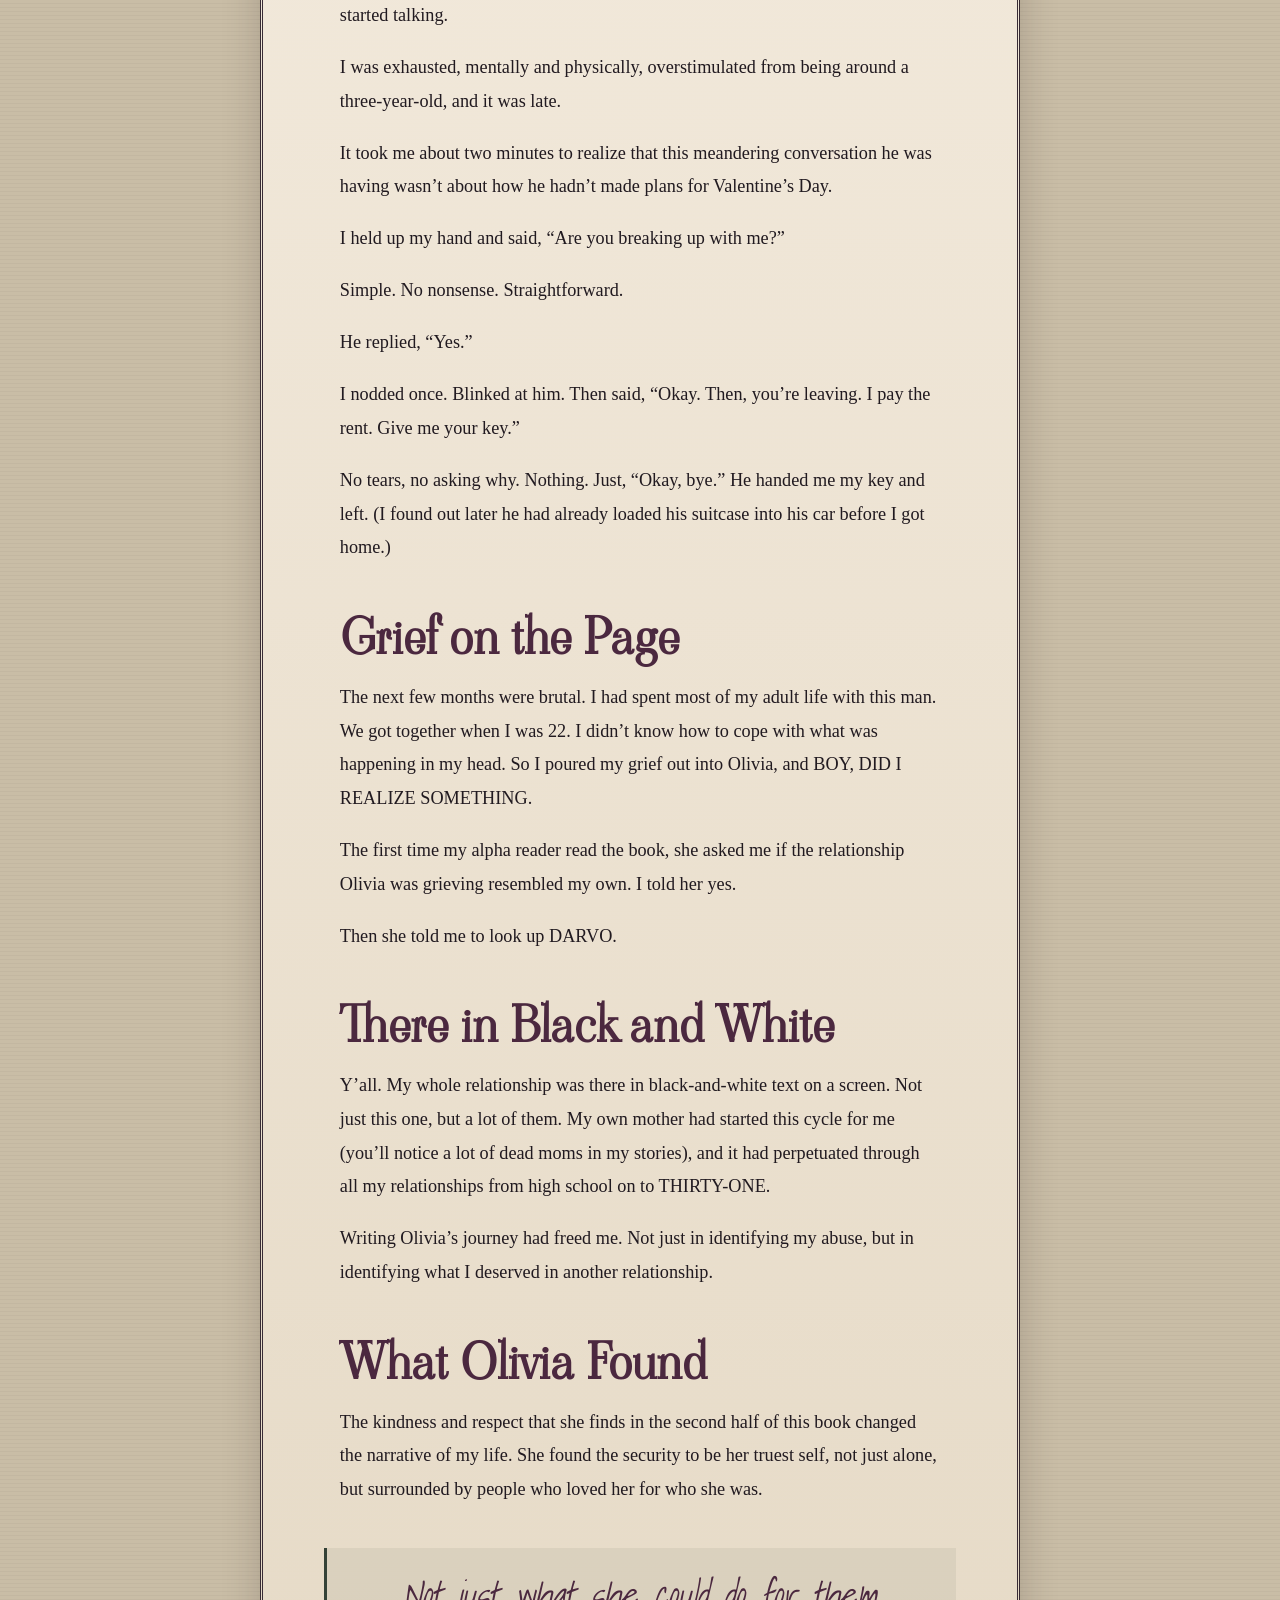
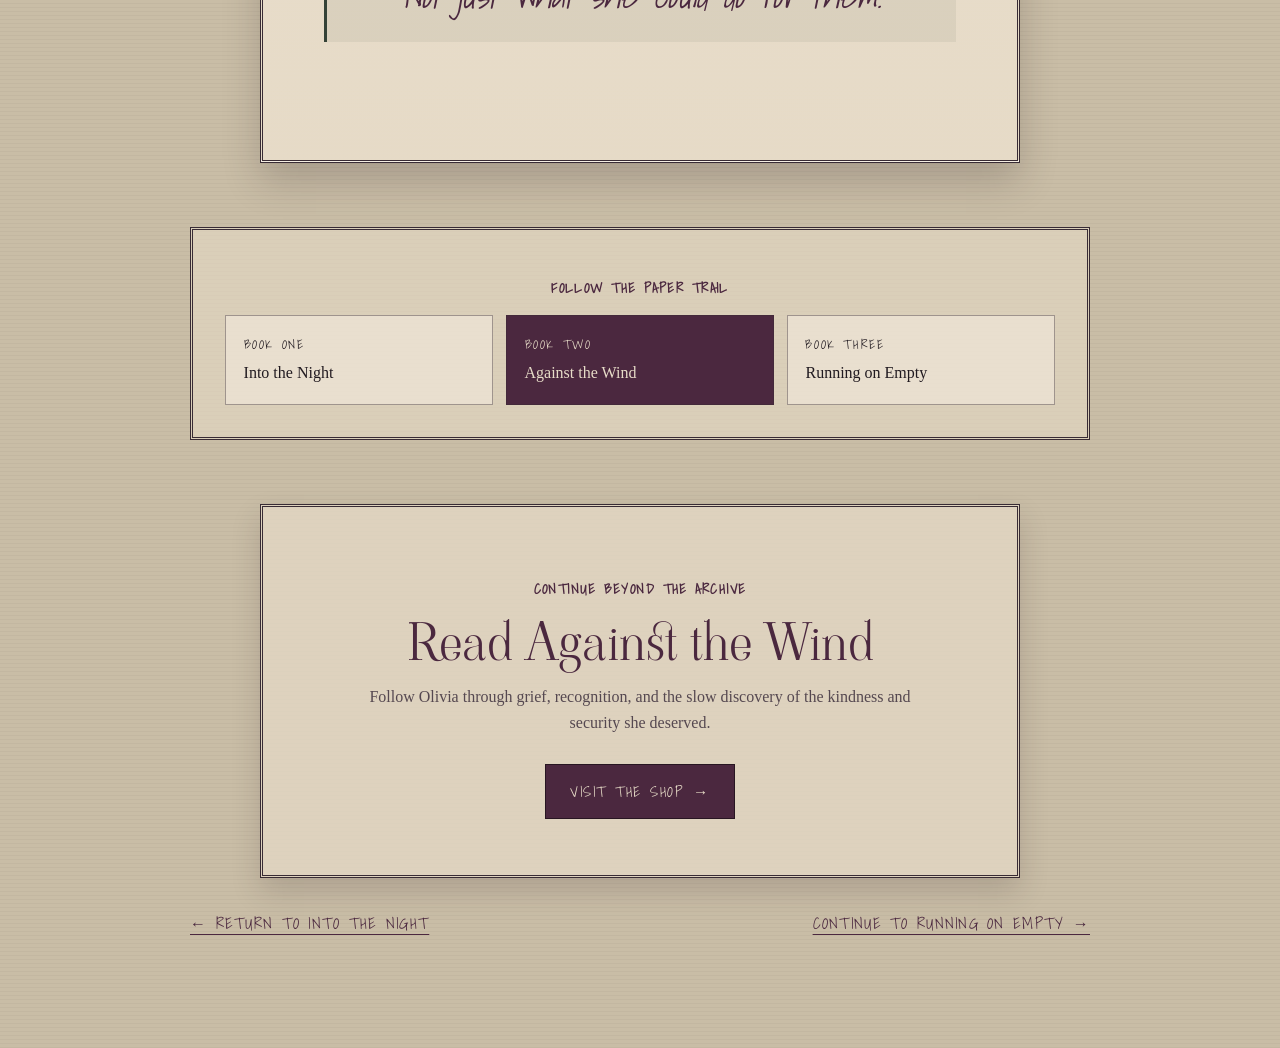
<file: blog/blogposts/skywards.html>
<!doctype html>
<html lang="en">
<head>
  <meta charset="utf-8">
  <meta name="viewport" content="width=device-width, initial-scale=1">
  <title>Against the Wind | The Storybound Archive</title>
  <meta name="description" content="The story behind Against the Wind by Lexi Lavene.">
  <link rel="stylesheet" href="/blog/post.css">
</head>
<body>
  <header class="site-header">
    <nav class="shell nav" aria-label="Main navigation">
      <a class="wordmark" href="/blog/">The Storybound Archive</a>
      <div class="nav-links">
        <a href="/blog/#books">The Books</a>
        <a href="/blog/blogposts/aboutme.html">About Me</a>
        <a href="https://lexilavene.com">LexiLavene.com ↗</a>
      </div>
    </nav>
  </header>

  <main class="post-page">
    <header class="post-hero">
      <img src="/blog/assets/flower-4.png" class="post-bloom post-bloom-left" alt="" aria-hidden="true">
      <div class="post-title">
        <p class="eyebrow">Specimen 004 · Dragonflies · Book Two</p>
        <h1>Against the Wind</h1>
        <p class="post-deck">I found myself in Olivia’s grief.</p>
        <div class="ornamental-rule"><span>✦</span></div>
        <p class="post-meta">Filed by Lexi Lavene · From the author’s archive</p>
      </div>
      <img src="/blog/assets/flower-13.png" class="post-bloom post-bloom-right" alt="" aria-hidden="true">
    </header>

    <article class="reading-sheet">
      <p>Where do I start with <em>Against the Wind</em>?</p>
      <p>This book came when I least expected it. It’s the sequel to <em>Into the Night</em>, yes, and it came almost immediately on the heels of the first one.</p>
      <p>But it also rocked me to my core.</p>
      <blockquote>I found myself in Olivia’s grief. In a way that I didn’t expect to.</blockquote>

      <section>
        <h2>The End of Almost a Decade</h2>
        <p>My nine-year relationship had ended spectacularly. I had given him an ultimatum in September the previous year. “I don’t want to live here anymore. It’s too expensive, and I hate my job. By March, I’m leaving. I want you to come, but I get it if you don’t.”</p>
        <p>We had been together almost a decade.</p>
        <p>In January, I ended up spending everything I had saved to help him with a massive debt.</p>
        <p>In February (2/13, lol), he broke up with me.</p>
        <p>I came home from babysitting a friend’s kiddo. He sat me down on the couch and started talking.</p>
        <p>I was exhausted, mentally and physically, overstimulated from being around a three-year-old, and it was late.</p>
        <p>It took me about two minutes to realize that this meandering conversation he was having wasn’t about how he hadn’t made plans for Valentine’s Day.</p>
        <p>I held up my hand and said, “Are you breaking up with me?”</p>
        <p>Simple. No nonsense. Straightforward.</p>
        <p>He replied, “Yes.”</p>
        <p>I nodded once. Blinked at him. Then said, “Okay. Then, you’re leaving. I pay the rent. Give me your key.”</p>
        <p>No tears, no asking why. Nothing. Just, “Okay, bye.” He handed me my key and left. (I found out later he had already loaded his suitcase into his car before I got home.)</p>
      </section>

      <section>
        <h2>Grief on the Page</h2>
        <p>The next few months were brutal. I had spent most of my adult life with this man. We got together when I was 22. I didn’t know how to cope with what was happening in my head. So I poured my grief out into Olivia, and BOY, DID I REALIZE SOMETHING.</p>
        <p>The first time my alpha reader read the book, she asked me if the relationship Olivia was grieving resembled my own. I told her yes.</p>
        <p>Then she told me to look up DARVO.</p>
      </section>

      <section>
        <h2>There in Black and White</h2>
        <p>Y’all. My whole relationship was there in black-and-white text on a screen. Not just this one, but a lot of them. My own mother had started this cycle for me (you’ll notice a lot of dead moms in my stories), and it had perpetuated through all my relationships from high school on to THIRTY-ONE.</p>
        <p>Writing Olivia’s journey had freed me. Not just in identifying my abuse, but in identifying what I deserved in another relationship.</p>
      </section>

      <section>
        <h2>What Olivia Found</h2>
        <p>The kindness and respect that she finds in the second half of this book changed the narrative of my life. She found the security to be her truest self, not just alone, but surrounded by people who loved her for who she was.</p>
        <blockquote>Not just what she could do for them.</blockquote>
      </section>
    </article>

    <aside class="paper-trail" aria-label="Dragonflies trilogy">
      <p class="eyebrow">Follow the paper trail</p>
      <div>
        <a href="/blog/blogposts/dragonflies.html"><small>Book One</small>Into the Night</a>
        <a class="current" href="/blog/blogposts/skywards.html"><small>Book Two</small>Against the Wind</a>
        <a href="/blog/blogposts/freefall.html"><small>Book Three</small>Running on Empty</a>
      </div>
    </aside>

    <section class="book-shop">
      <p class="eyebrow">Continue beyond the archive</p>
      <h2>Read Against the Wind</h2>
      <p>Follow Olivia through grief, recognition, and the slow discovery of the kindness and security she deserved.</p>
      <a class="shop-button" href="https://payhip.com/b/WRQcK">Visit the shop →</a>
    </section>

    <nav class="post-bottom-nav">
      <a href="/blog/blogposts/dragonflies.html">← Return to Into the Night</a>
      <a href="/blog/blogposts/freefall.html">Continue to Running on Empty →</a>
    </nav>
  </main>
</body>
</html>
</file>
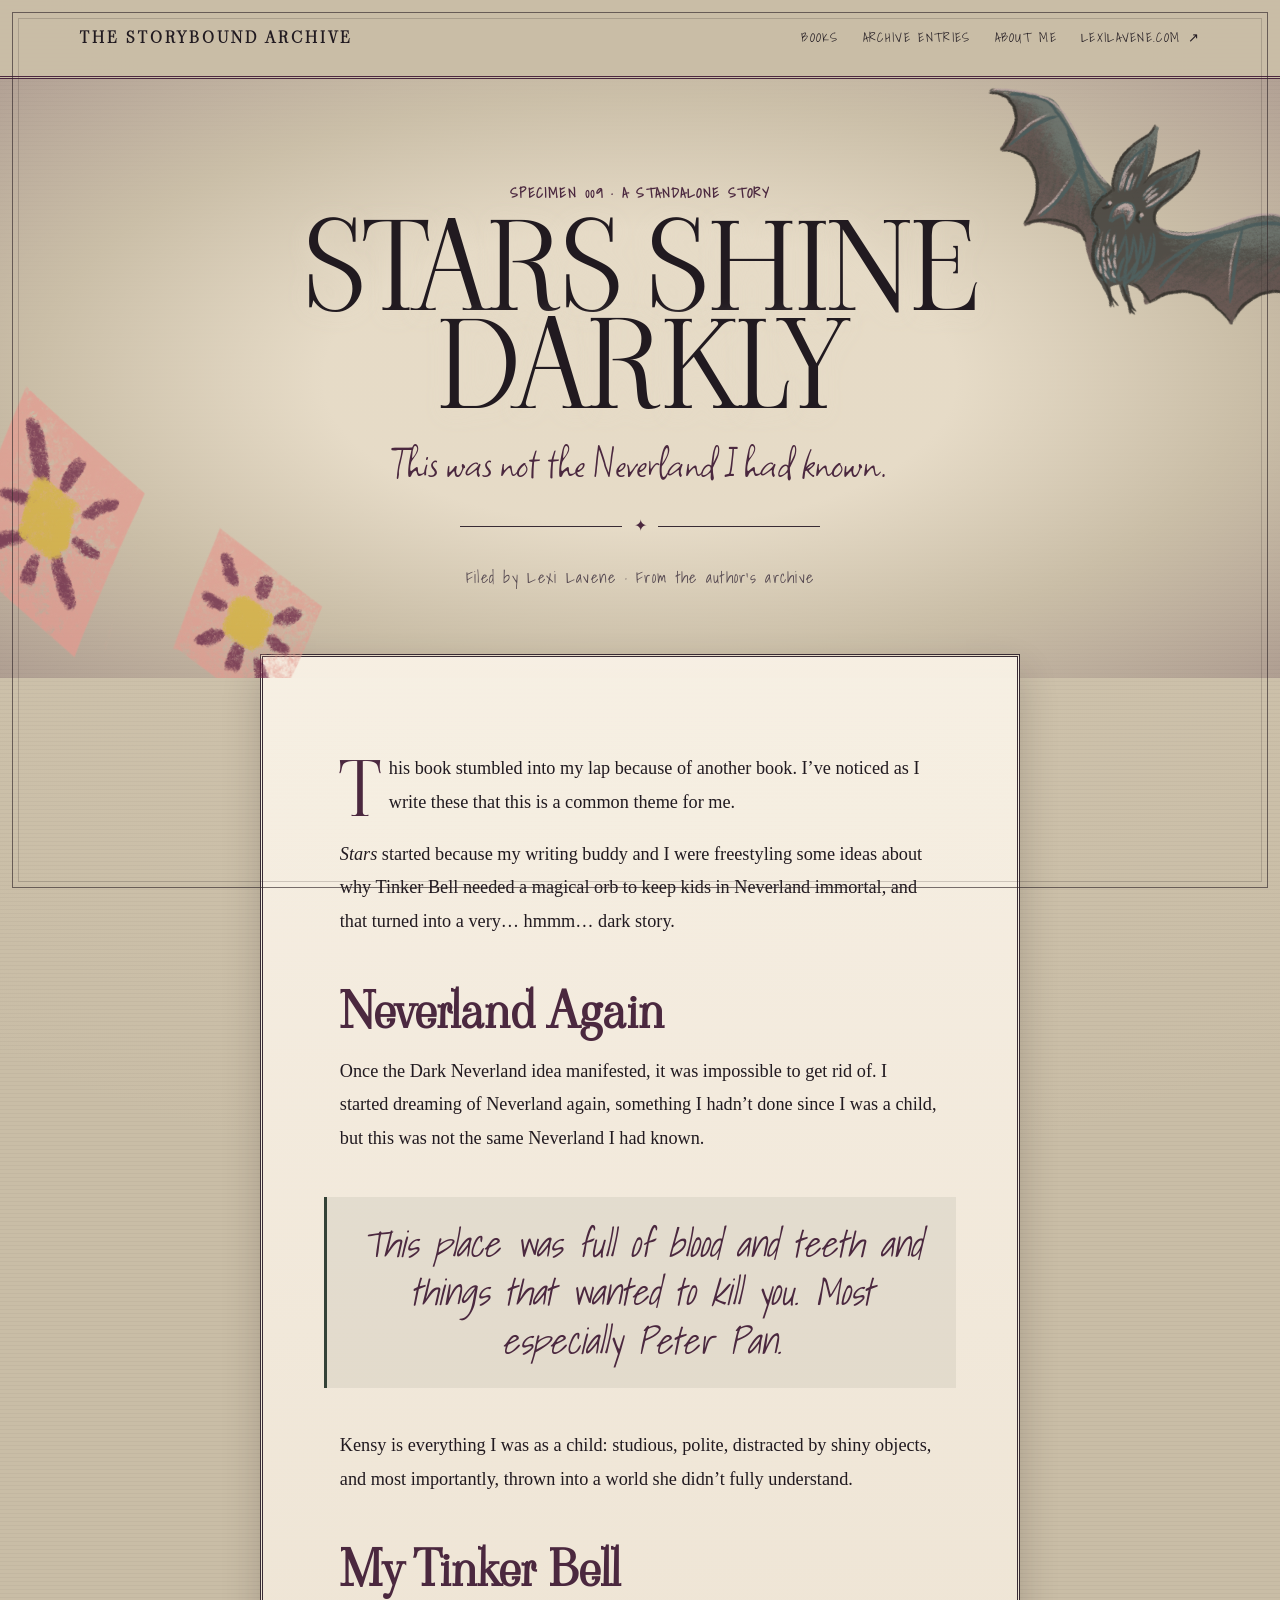
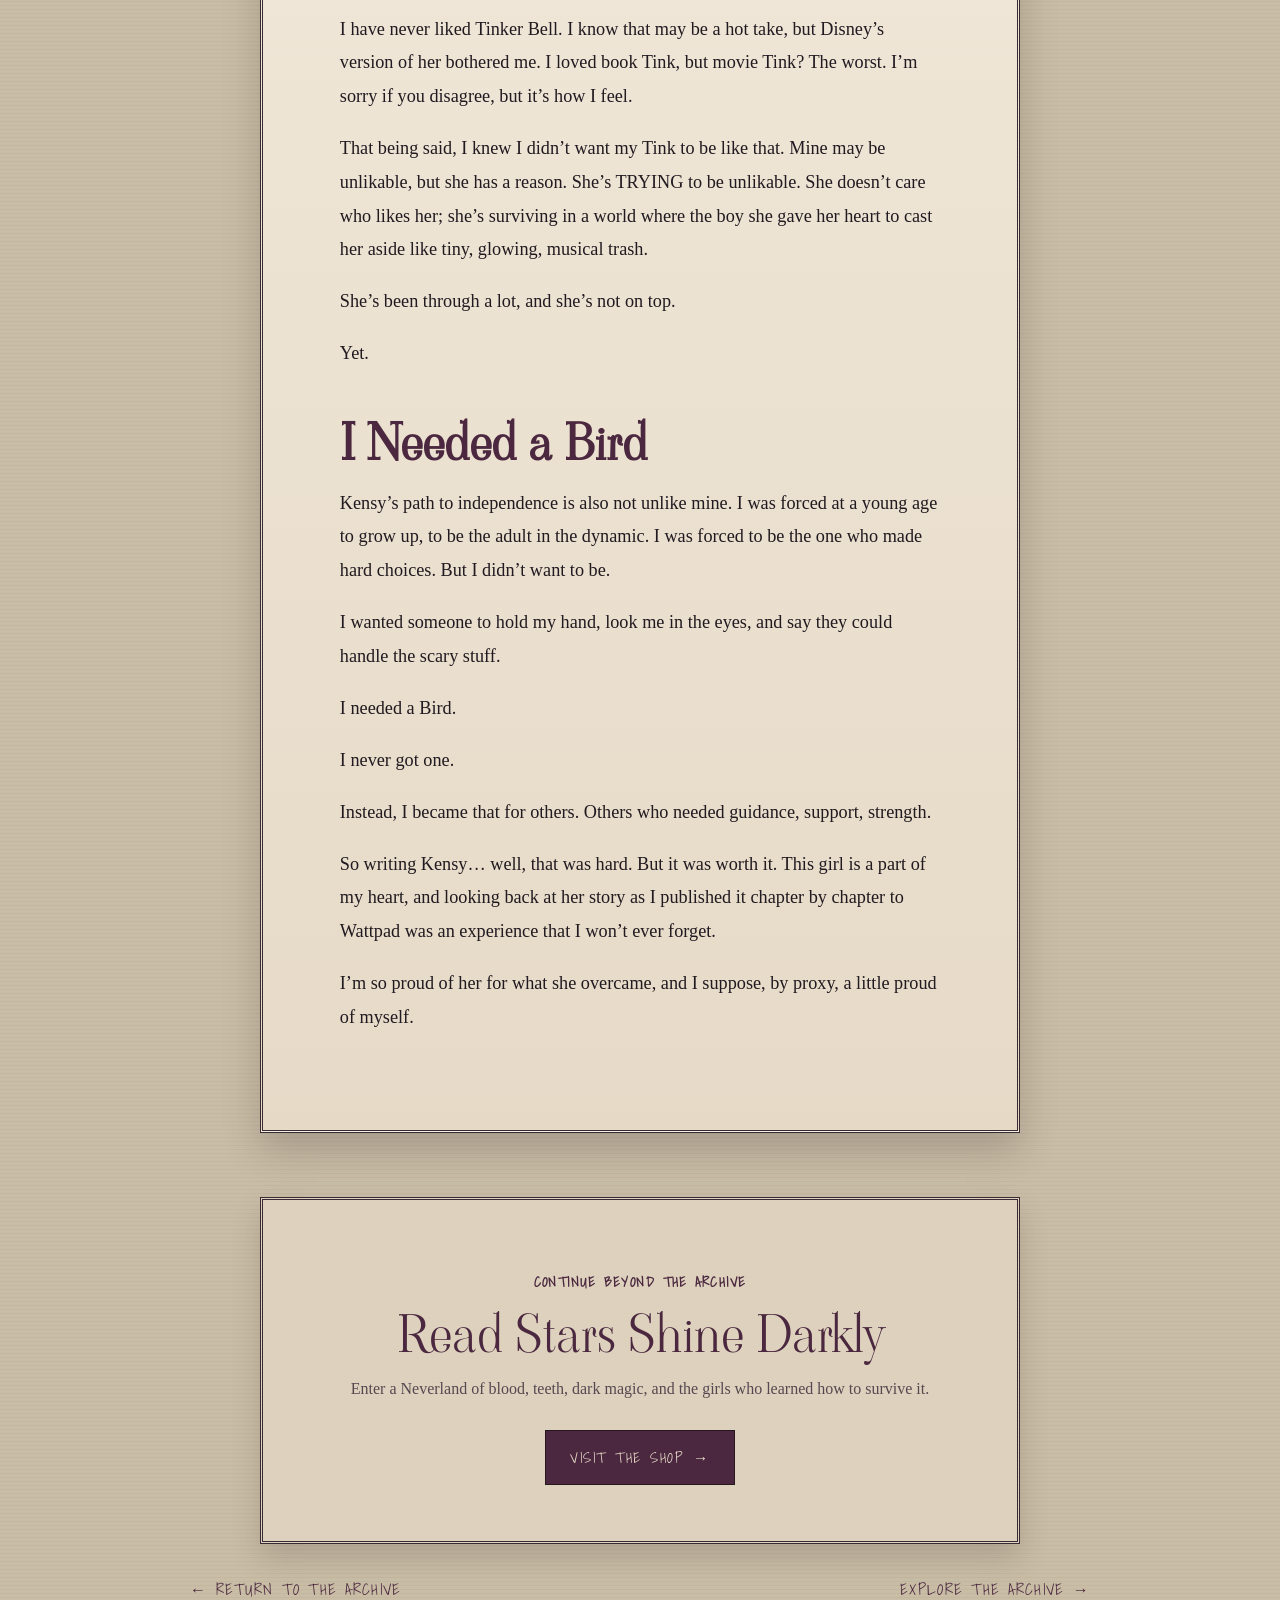
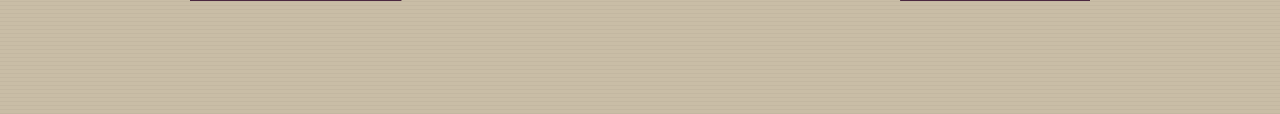
<file: blog/blogposts/stars-shine-darkly.html>
<!doctype html>
<html lang="en">
<head>
  <meta charset="utf-8">
  <meta name="viewport" content="width=device-width, initial-scale=1">
<title>Stars Shine Darkly: A Dark Peter Pan Retelling | Lexi Lavene</title>

<meta
  name="description"
  content="Discover the story behind Stars Shine Darkly, a haunting Peter Pan retelling about old monsters, forgotten children, and Neverland’s shadows."
>

<link
  rel="canonical"
  href="https://lexilavene.com/blog/blogposts/stars-shine-darkly.html"
>
  <link rel="stylesheet" href="/blog/post.css">
</head>
<body>
<header class="site-header">
  <nav class="shell nav" aria-label="Main navigation">
    <a class="wordmark" href="/blog/">
      The Storybound Archive
    </a>

    <div class="nav-links">
      <a href="/books/">Books</a>
      <a href="/blog/#books">Archive Entries</a>
      <a href="/blog/blogposts/aboutme.html">About Me</a>
      <a href="/">LexiLavene.com ↗</a>
    </div>
  </nav>
</header>

  <main class="post-page">
    <header class="post-hero">
      <img src="/blog/assets/flower-9.png" class="post-bloom post-bloom-left" alt="" aria-hidden="true">
      <div class="post-title">
        <p class="eyebrow">Specimen 009 · A Standalone Story</p>
        <h1>Stars Shine Darkly</h1>
        <p class="post-deck">This was not the Neverland I had known.</p>
        <div class="ornamental-rule"><span>✦</span></div>
        <p class="post-meta">Filed by Lexi Lavene · From the author’s archive</p>
      </div>
      <img src="/blog/assets/gothic-bat.png" class="post-bloom post-bloom-right" alt="" aria-hidden="true">
    </header>

    <article class="reading-sheet">
      <p>This book stumbled into my lap because of another book. I’ve noticed as I write these that this is a common theme for me.</p>
      <p><em>Stars</em> started because my writing buddy and I were freestyling some ideas about why Tinker Bell needed a magical orb to keep kids in Neverland immortal, and that turned into a very… hmmm… dark story.</p>

      <section>
        <h2>Neverland Again</h2>
        <p>Once the Dark Neverland idea manifested, it was impossible to get rid of. I started dreaming of Neverland again, something I hadn’t done since I was a child, but this was not the same Neverland I had known.</p>
        <blockquote>This place was full of blood and teeth and things that wanted to kill you. Most especially Peter Pan.</blockquote>
        <p>Kensy is everything I was as a child: studious, polite, distracted by shiny objects, and most importantly, thrown into a world she didn’t fully understand.</p>
      </section>

      <section>
        <h2>My Tinker Bell</h2>
        <p>I have never liked Tinker Bell. I know that may be a hot take, but Disney’s version of her bothered me. I loved book Tink, but movie Tink? The worst. I’m sorry if you disagree, but it’s how I feel.</p>
        <p>That being said, I knew I didn’t want my Tink to be like that. Mine may be unlikable, but she has a reason. She’s TRYING to be unlikable. She doesn’t care who likes her; she’s surviving in a world where the boy she gave her heart to cast her aside like tiny, glowing, musical trash.</p>
        <p>She’s been through a lot, and she’s not on top.</p>
        <p>Yet.</p>
      </section>

      <section>
        <h2>I Needed a Bird</h2>
        <p>Kensy’s path to independence is also not unlike mine. I was forced at a young age to grow up, to be the adult in the dynamic. I was forced to be the one who made hard choices. But I didn’t want to be.</p>
        <p>I wanted someone to hold my hand, look me in the eyes, and say they could handle the scary stuff.</p>
        <p>I needed a Bird.</p>
        <p>I never got one.</p>
        <p>Instead, I became that for others. Others who needed guidance, support, strength.</p>
        <p>So writing Kensy… well, that was hard. But it was worth it. This girl is a part of my heart, and looking back at her story as I published it chapter by chapter to Wattpad was an experience that I won’t ever forget.</p>
        <p>I’m so proud of her for what she overcame, and I suppose, by proxy, a little proud of myself.</p>
      </section>
    </article>

    <section class="book-shop">
      <p class="eyebrow">Continue beyond the archive</p>
      <h2>Read Stars Shine Darkly</h2>
      <p>Enter a Neverland of blood, teeth, dark magic, and the girls who learned how to survive it.</p>
      <a class="shop-button" href="https://payhip.com/b/YKXaZ">Visit the shop →</a>
    </section>

    <nav class="post-bottom-nav">
      <a href="/blog/#books">← Return to the archive</a>
      <a href="/blog/#books">Explore the archive →</a>
    </nav>
  </main>
</body>
</html>
</file>
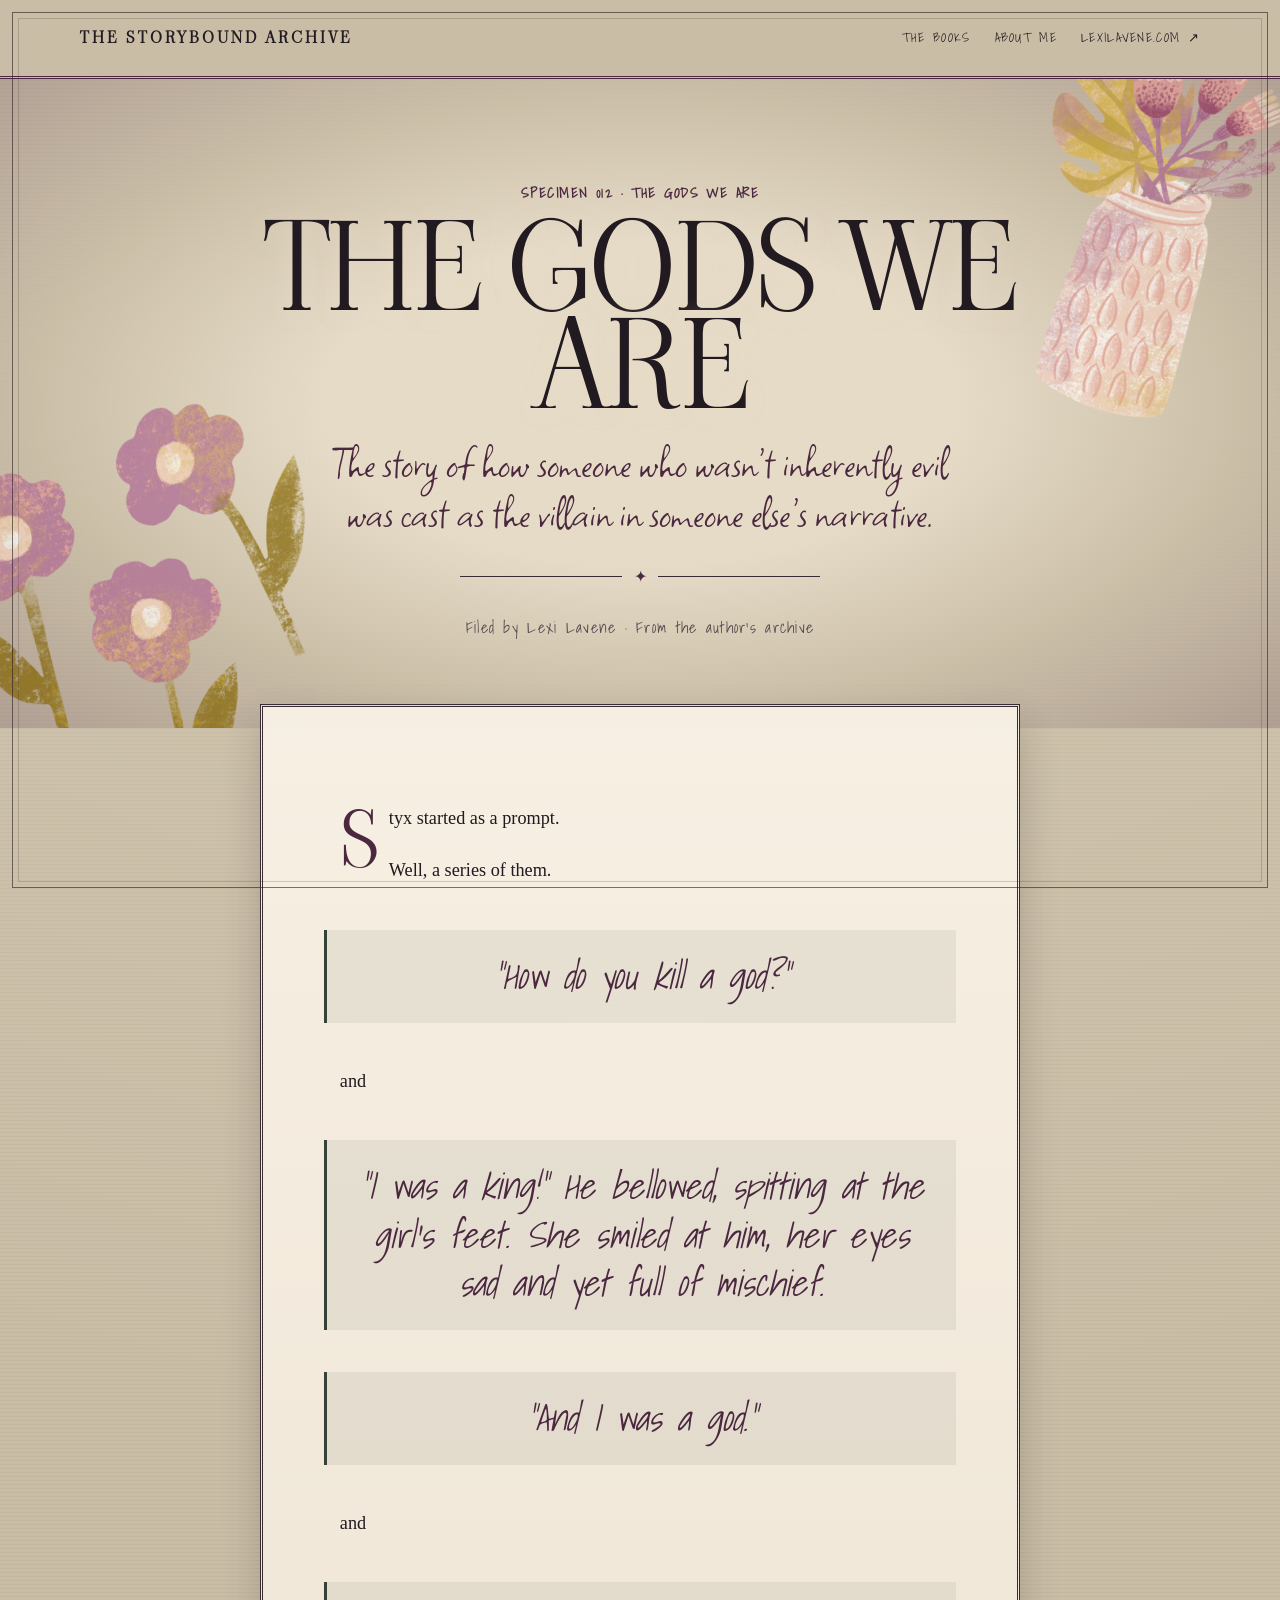
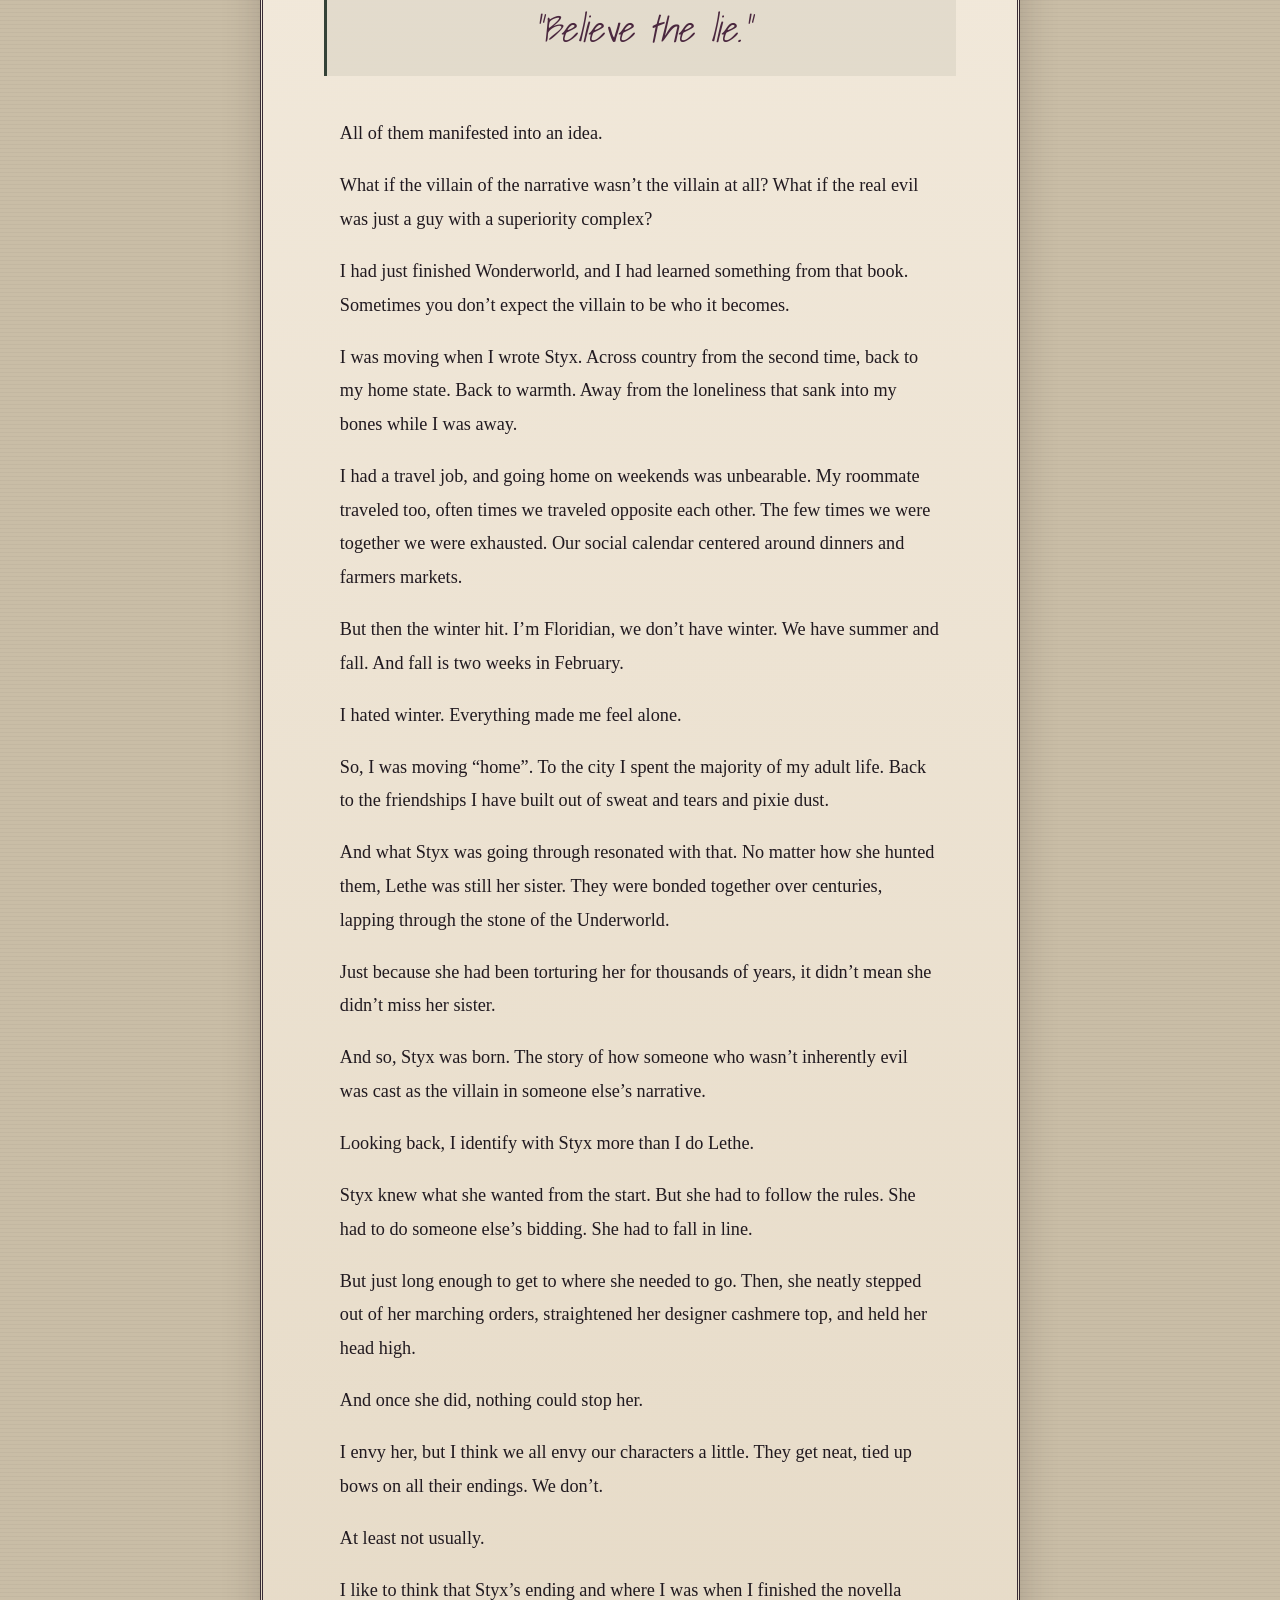
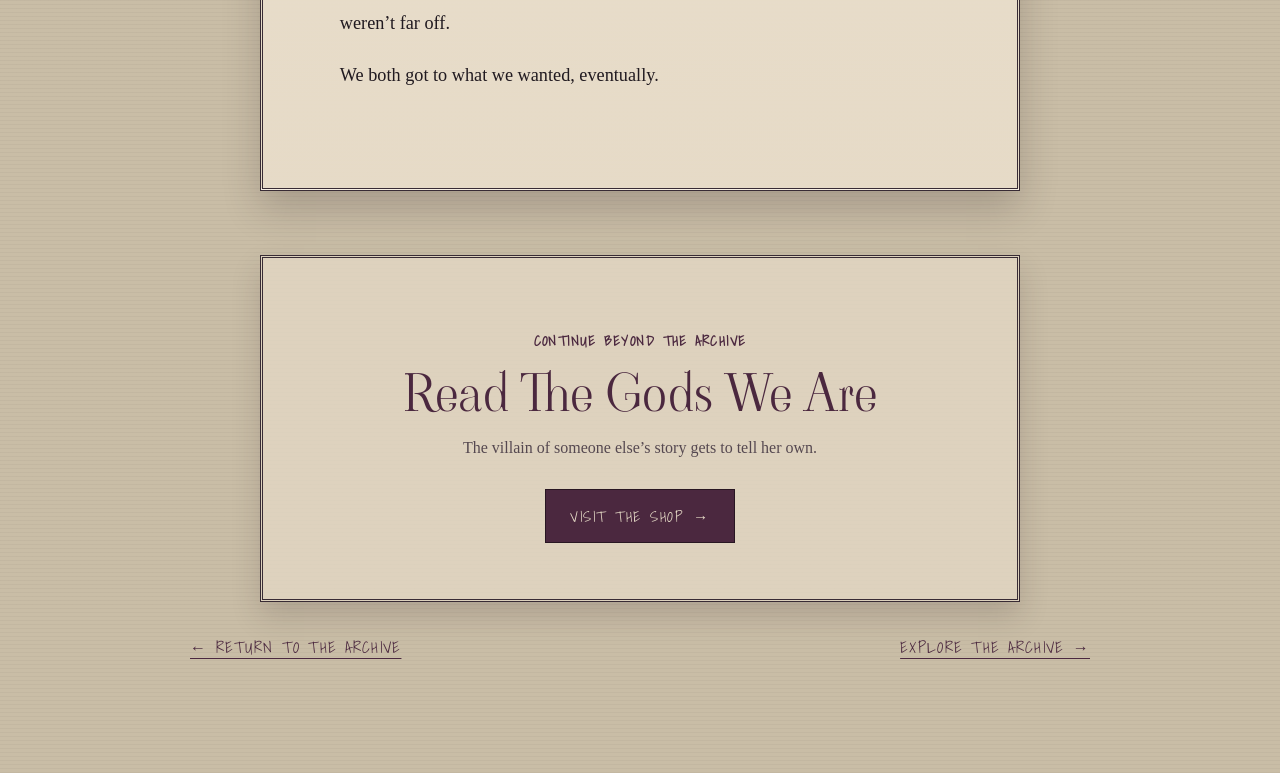
<file: blog/blogposts/styx.html>
<!doctype html>
<html lang="en">
<head>
  <meta charset="utf-8">
  <meta name="viewport" content="width=device-width, initial-scale=1">
  <title>The Gods We Are | The Storybound Archive</title>
  <meta name="description" content="The story behind The Gods We Are by Lexi Lavene.">
  <link rel="stylesheet" href="/blog/post.css">
</head>
<body>
  <header class="site-header">
    <nav class="shell nav" aria-label="Main navigation">
      <a class="wordmark" href="/blog/">The Storybound Archive</a>
      <div class="nav-links">
        <a href="/blog/#books">The Books</a>
        <a href="/blog/blogposts/aboutme.html">About Me</a>
        <a href="https://lexilavene.com">LexiLavene.com ↗</a>
      </div>
    </nav>
  </header>

  <main class="post-page">
    <header class="post-hero">
      <img src="/blog/assets/flower-8.png" class="post-bloom post-bloom-left" alt="" aria-hidden="true">

      <div class="post-title">
        <p class="eyebrow">Specimen 012 · The Gods We Are</p>
        <h1>The Gods We Are</h1>
        <p class="post-deck">The story of how someone who wasn’t inherently evil was cast as the villain in someone else’s narrative.</p>

        <div class="ornamental-rule">
          <span>✦</span>
        </div>

        <p class="post-meta">Filed by Lexi Lavene · From the author’s archive</p>
      </div>

      <img src="/blog/assets/flower-jar.png" class="post-bloom post-bloom-right" alt="" aria-hidden="true">
    </header>

    <article class="reading-sheet">

      <p>Styx started as a prompt.</p>

      <p>Well, a series of them.</p>

      <blockquote>“How do you kill a god?”</blockquote>

      <p>and</p>

      <blockquote>“I was a king!” He bellowed, spitting at the girl’s feet. She smiled at him, her eyes sad and yet full of mischief.</blockquote>

      <blockquote>“And I was a god.”</blockquote>

      <p>and</p>

      <blockquote>“Believe the lie.”</blockquote>

      <p>All of them manifested into an idea.</p>

      <p>What if the villain of the narrative wasn’t the villain at all? What if the real evil was just a guy with a superiority complex?</p>

      <p>I had just finished Wonderworld, and I had learned something from that book. Sometimes you don’t expect the villain to be who it becomes.</p>

      <section>
        <p>I was moving when I wrote Styx. Across country from the second time, back to my home state. Back to warmth. Away from the loneliness that sank into my bones while I was away.</p>

        <p>I had a travel job, and going home on weekends was unbearable. My roommate traveled too, often times we traveled opposite each other. The few times we were together we were exhausted. Our social calendar centered around dinners and farmers markets.</p>

        <p>But then the winter hit. I’m Floridian, we don’t have winter. We have summer and fall. And fall is two weeks in February.</p>

        <p>I hated winter. Everything made me feel alone.</p>

        <p>So, I was moving “home”. To the city I spent the majority of my adult life. Back to the friendships I have built out of sweat and tears and pixie dust.</p>
      </section>

      <section>
        <p>And what Styx was going through resonated with that. No matter how she hunted them, Lethe was still her sister. They were bonded together over centuries, lapping through the stone of the Underworld.</p>

        <p>Just because she had been torturing her for thousands of years, it didn’t mean she didn’t miss her sister.</p>

        <p>And so, Styx was born. The story of how someone who wasn’t inherently evil was cast as the villain in someone else’s narrative.</p>
      </section>

      <section>
        <p>Looking back, I identify with Styx more than I do Lethe.</p>

        <p>Styx knew what she wanted from the start. But she had to follow the rules. She had to do someone else’s bidding. She had to fall in line.</p>

        <p>But just long enough to get to where she needed to go. Then, she neatly stepped out of her marching orders, straightened her designer cashmere top, and held her head high.</p>

        <p>And once she did, nothing could stop her.</p>

        <p>I envy her, but I think we all envy our characters a little. They get neat, tied up bows on all their endings. We don’t.</p>

        <p>At least not usually.</p>
      </section>

      <section>
        <p>I like to think that Styx’s ending and where I was when I finished the novella weren’t far off.</p>

        <p>We both got to what we wanted, eventually.</p>
      </section>

    </article>

    <section class="book-shop">
      <p class="eyebrow">Continue beyond the archive</p>
      <h2>Read The Gods We Are</h2>
      <p>The villain of someone else’s story gets to tell her own.</p>
      <a class="shop-button" href="https://payhip.com/b/1USps">Visit the shop →</a>
    </section>

    <nav class="post-bottom-nav">
      <a href="/blog/#books">← Return to the archive</a>
      <a href="/blog/#books">Explore the archive →</a>
    </nav>
  </main>
</body>
</html>
</file>
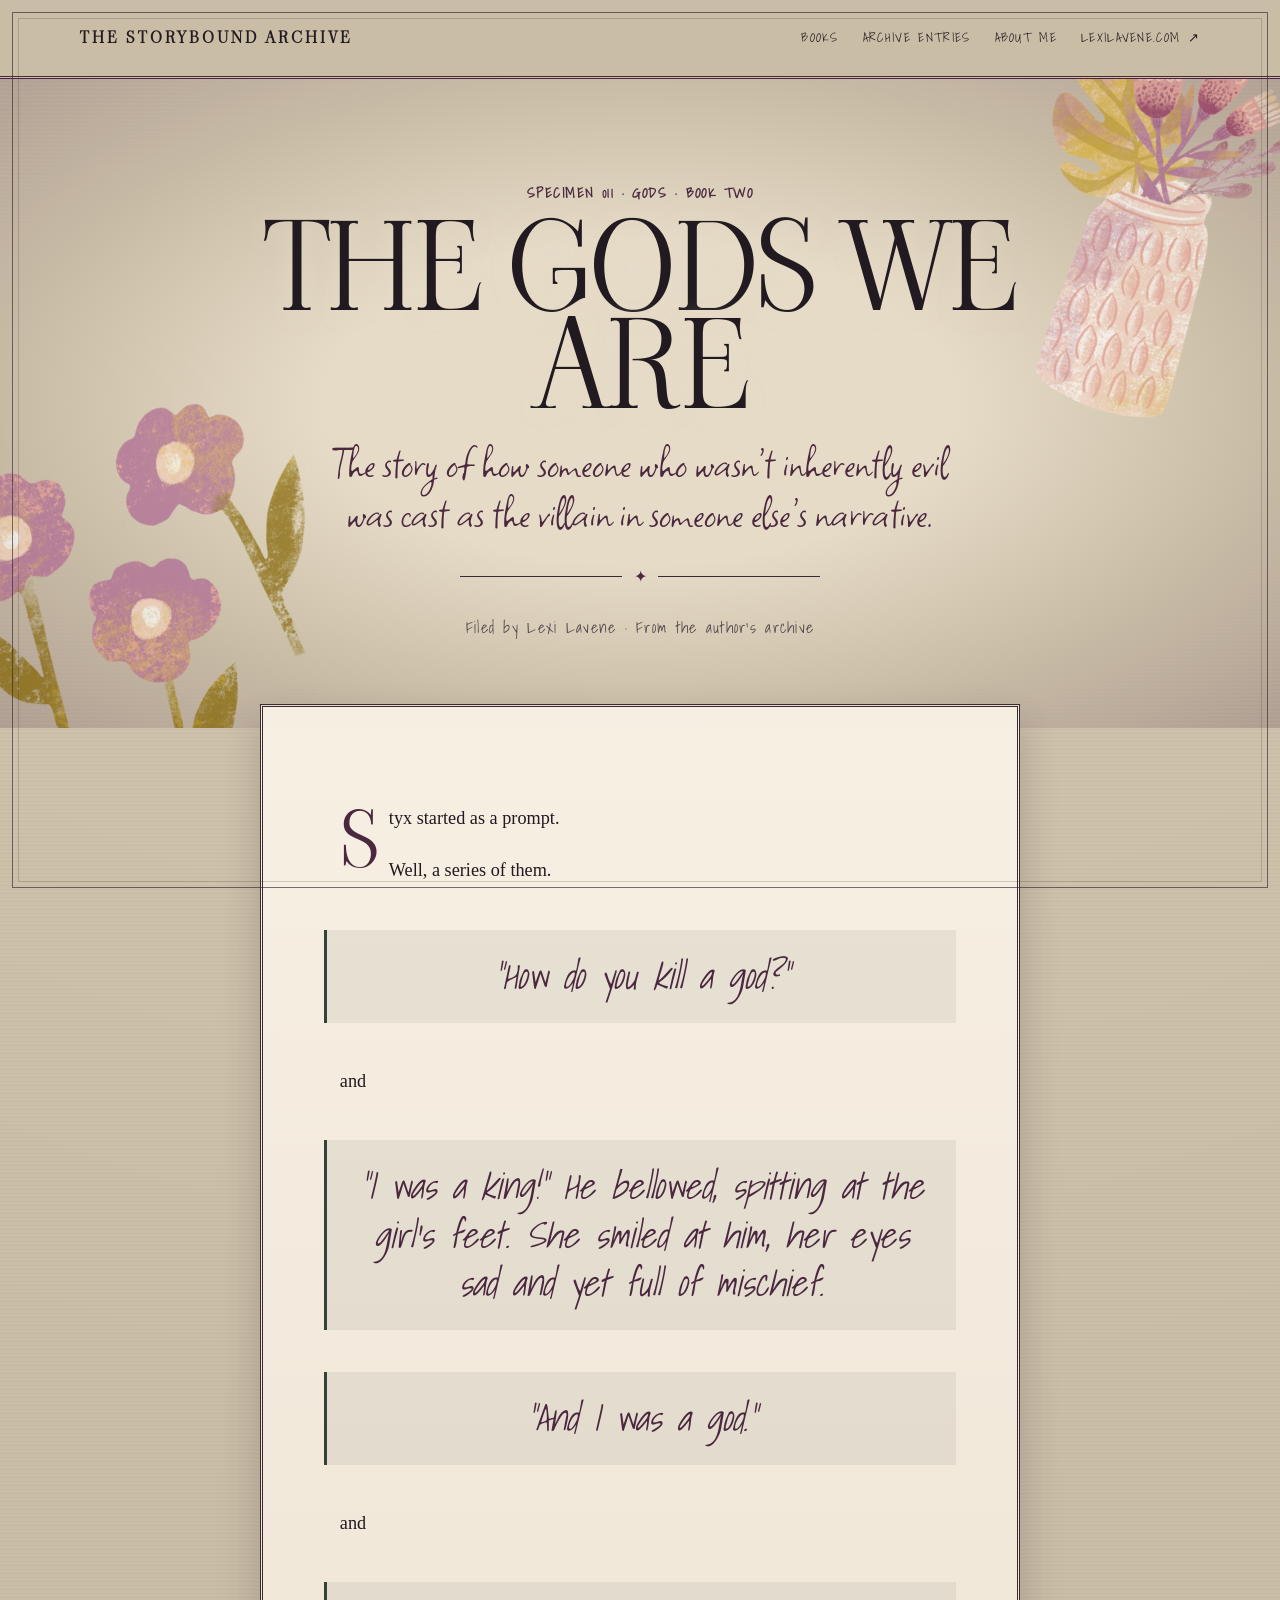
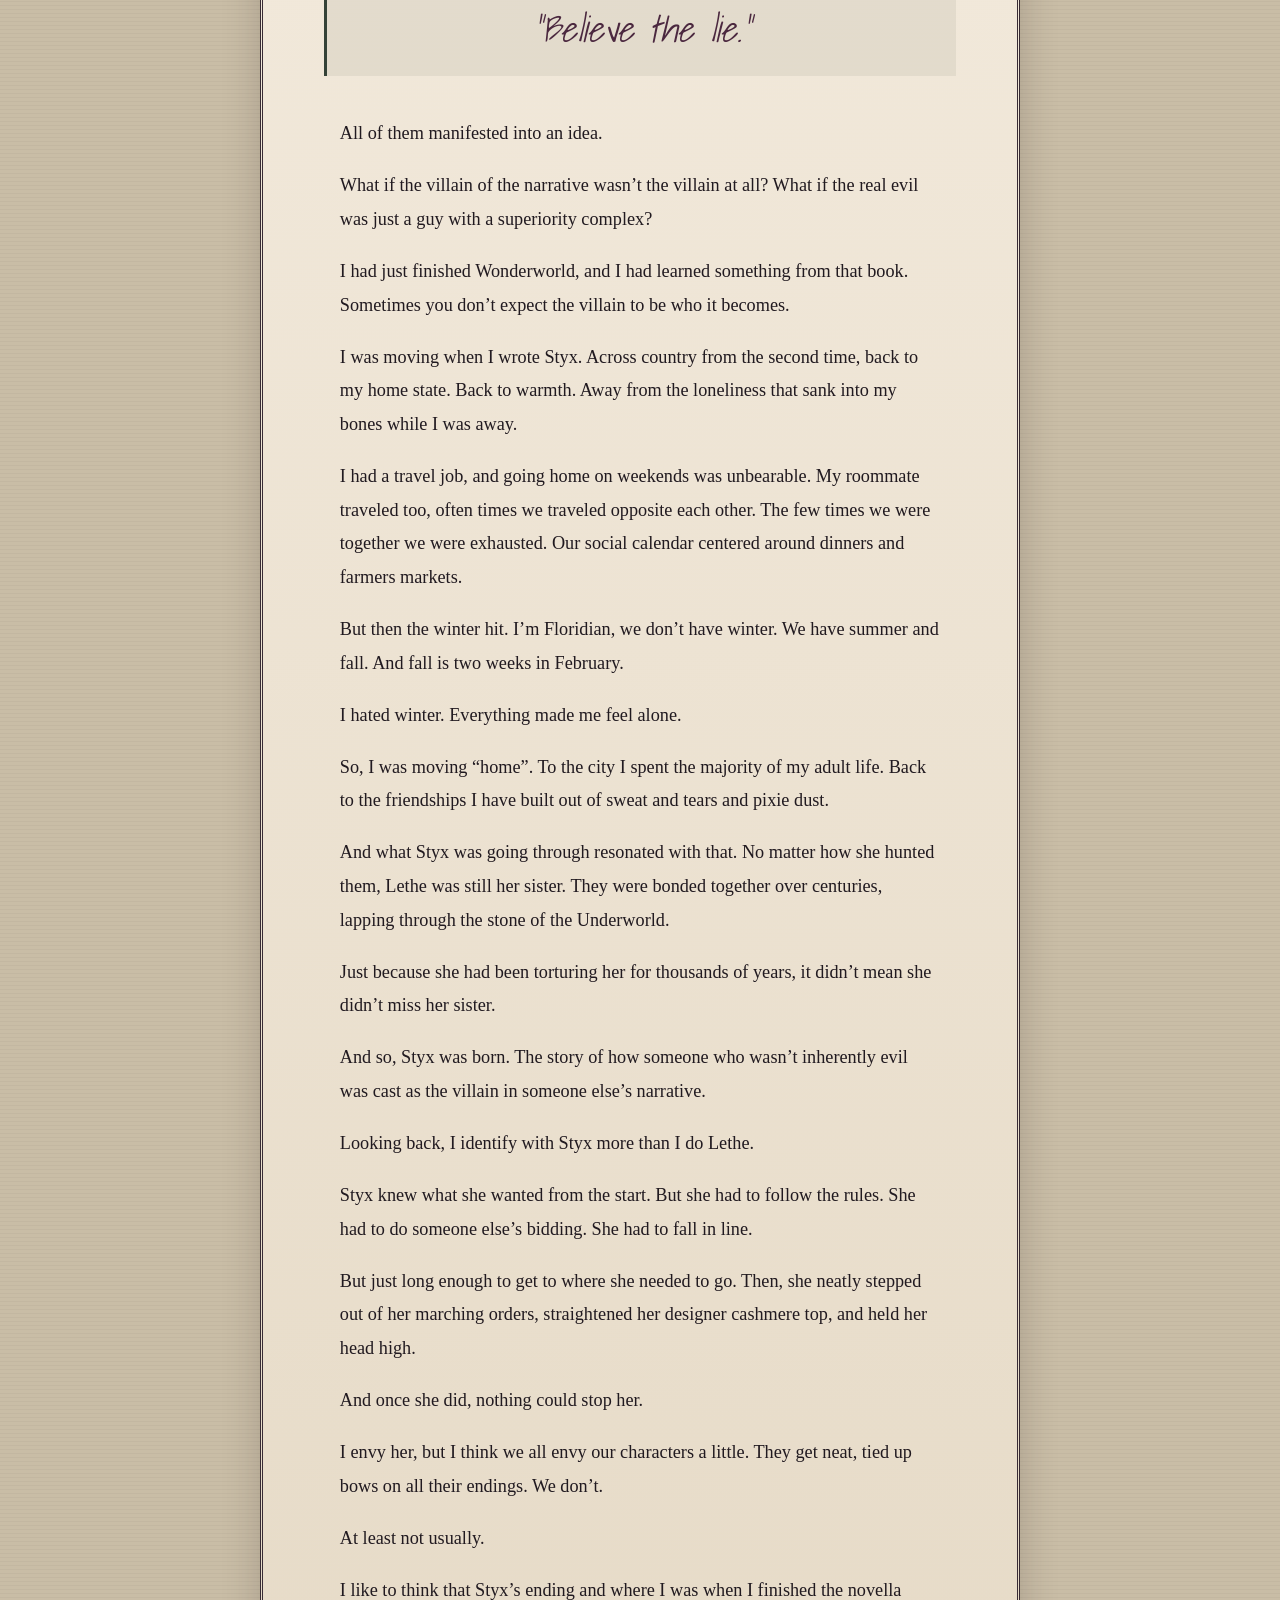
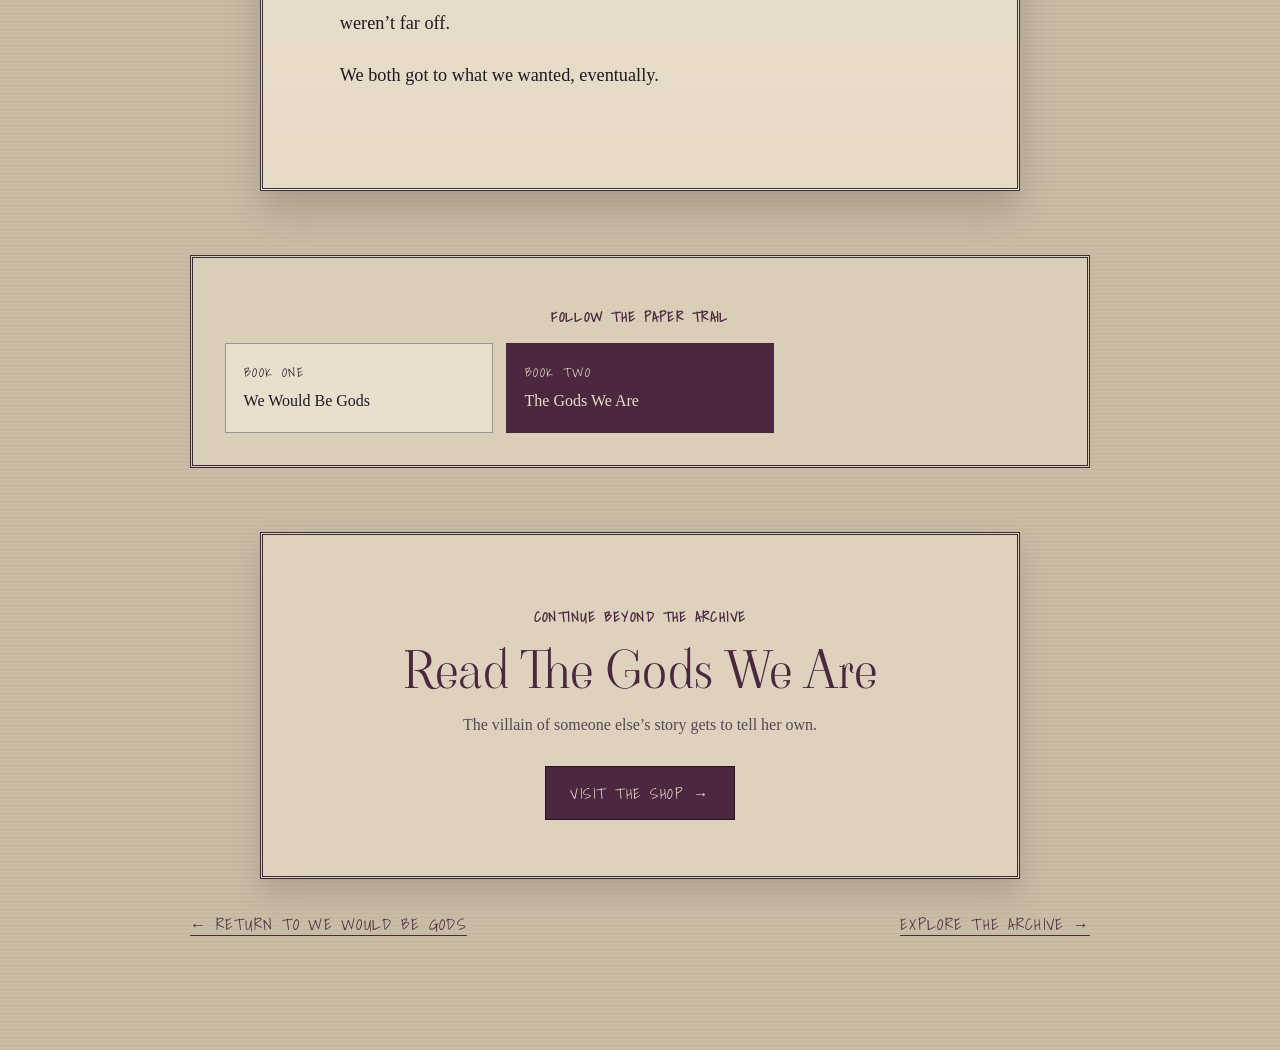
<file: blog/blogposts/the-gods-we-are.html>
<!doctype html>
<html lang="en">
<head>
  <meta charset="utf-8">
  <meta name="viewport" content="width=device-width, initial-scale=1">
<title>The Gods We Are: A Mythological Fantasy | Lexi Lavene</title>

<meta
  name="description"
  content="Discover the story behind The Gods We Are, where Lethe and Styx confront their forgotten origins, divine power, and an unpayable debt."
>

<link
  rel="canonical"
  href="https://lexilavene.com/blog/blogposts/the-gods-we-are.html"
>
  <link rel="stylesheet" href="/blog/post.css">
</head>
<body>
<header class="site-header">
  <nav class="shell nav" aria-label="Main navigation">
    <a class="wordmark" href="/blog/">
      The Storybound Archive
    </a>

    <div class="nav-links">
      <a href="/books/">Books</a>
      <a href="/blog/#books">Archive Entries</a>
      <a href="/blog/blogposts/aboutme.html">About Me</a>
      <a href="/">LexiLavene.com ↗</a>
    </div>
  </nav>
</header>

  <main class="post-page">
    <header class="post-hero">
      <img src="/blog/assets/flower-8.png" class="post-bloom post-bloom-left" alt="" aria-hidden="true">

      <div class="post-title">
        <p class="eyebrow">Specimen 011 · Gods · Book Two</p>
        <h1>The Gods We Are</h1>
        <p class="post-deck">The story of how someone who wasn’t inherently evil was cast as the villain in someone else’s narrative.</p>

        <div class="ornamental-rule">
          <span>✦</span>
        </div>

        <p class="post-meta">Filed by Lexi Lavene · From the author’s archive</p>
      </div>

      <img src="/blog/assets/flower-jar.png" class="post-bloom post-bloom-right" alt="" aria-hidden="true">
    </header>

    <article class="reading-sheet">

      <p>Styx started as a prompt.</p>

      <p>Well, a series of them.</p>

      <blockquote>“How do you kill a god?”</blockquote>

      <p>and</p>

      <blockquote>“I was a king!” He bellowed, spitting at the girl’s feet. She smiled at him, her eyes sad and yet full of mischief.</blockquote>

      <blockquote>“And I was a god.”</blockquote>

      <p>and</p>

      <blockquote>“Believe the lie.”</blockquote>

      <p>All of them manifested into an idea.</p>

      <p>What if the villain of the narrative wasn’t the villain at all? What if the real evil was just a guy with a superiority complex?</p>

      <p>I had just finished Wonderworld, and I had learned something from that book. Sometimes you don’t expect the villain to be who it becomes.</p>

      <section>
        <p>I was moving when I wrote Styx. Across country from the second time, back to my home state. Back to warmth. Away from the loneliness that sank into my bones while I was away.</p>

        <p>I had a travel job, and going home on weekends was unbearable. My roommate traveled too, often times we traveled opposite each other. The few times we were together we were exhausted. Our social calendar centered around dinners and farmers markets.</p>

        <p>But then the winter hit. I’m Floridian, we don’t have winter. We have summer and fall. And fall is two weeks in February.</p>

        <p>I hated winter. Everything made me feel alone.</p>

        <p>So, I was moving “home”. To the city I spent the majority of my adult life. Back to the friendships I have built out of sweat and tears and pixie dust.</p>
      </section>

      <section>
        <p>And what Styx was going through resonated with that. No matter how she hunted them, Lethe was still her sister. They were bonded together over centuries, lapping through the stone of the Underworld.</p>

        <p>Just because she had been torturing her for thousands of years, it didn’t mean she didn’t miss her sister.</p>

        <p>And so, Styx was born. The story of how someone who wasn’t inherently evil was cast as the villain in someone else’s narrative.</p>
      </section>

      <section>
        <p>Looking back, I identify with Styx more than I do Lethe.</p>

        <p>Styx knew what she wanted from the start. But she had to follow the rules. She had to do someone else’s bidding. She had to fall in line.</p>

        <p>But just long enough to get to where she needed to go. Then, she neatly stepped out of her marching orders, straightened her designer cashmere top, and held her head high.</p>

        <p>And once she did, nothing could stop her.</p>

        <p>I envy her, but I think we all envy our characters a little. They get neat, tied up bows on all their endings. We don’t.</p>

        <p>At least not usually.</p>
      </section>

      <section>
        <p>I like to think that Styx’s ending and where I was when I finished the novella weren’t far off.</p>

        <p>We both got to what we wanted, eventually.</p>
      </section>

    </article>
<aside class="paper-trail" aria-label="Gods series">
  <p class="eyebrow">Follow the paper trail</p>

  <div>
    <a href="/blog/blogposts/we-would-be-gods.html">
      <small>Book One</small>We Would Be Gods
    </a>

    <a
      class="current"
      href="/blog/blogposts/the-gods-we-are.html"
    >
      <small>Book Two</small>The Gods We Are
    </a>
  </div>
</aside>

<section class="book-shop">
  <p class="eyebrow">Continue beyond the archive</p>
  <h2>Read The Gods We Are</h2>

  <p>The villain of someone else’s story gets to tell her own.</p>

  <a class="shop-button" href="https://payhip.com/b/1USps">
    Visit the shop →
  </a>
</section>

<nav class="post-bottom-nav">
  <a href="/blog/blogposts/we-would-be-gods.html">
    ← Return to We Would Be Gods
  </a>

  <a href="/blog/#books">Explore the archive →</a>
</nav>
</file>
<file: styles.css>
@font-face { font-family:"Viaoda Libre"; src:url('images/ViaodaLibre-Regular.ttf') format('truetype'); font-display:swap; }
@font-face { font-family:"Square Peg"; src:url('images/SquarePeg-Regular.ttf') format('truetype'); font-display:swap; }
@font-face { font-family:"Shadows Into Light"; src:url('images/ShadowsIntoLight-Regular.ttf') format('truetype'); font-display:swap; }
@font-face { font-family:"Just Another Hand"; src:url('images/JustAnotherHand-Regular.ttf') format('truetype'); font-display:swap; }

:root { --ink:#242126; --blackberry:#281421; --deep:#170d15; --wine:#8a3d59; --blood:#7b2d46; --moss:#55736c; --deep-teal:#355650; --sage:#747653; --bone:#efe3cf; --paper:#eadbc5; --cream:#f8efdf; --brass:#b5934f; --blush:#c68f9a; }
* { box-sizing:border-box; }
html { scroll-behavior:smooth; }
body { margin:0; color:var(--ink); background:var(--bone); font-family:Georgia,"Times New Roman",serif; font-size:18px; overflow-x:hidden; }
a { color:inherit; text-decoration:none; }
::selection { background:var(--wine); color:var(--cream); }

.site-header { position:absolute; z-index:10; top:0; left:0; right:0; height:94px; padding:0 5vw; display:grid; grid-template-columns:1fr auto 1fr; align-items:center; color:var(--cream); border-bottom:1px solid rgba(238,228,210,.18); }
.wordmark { font-family:"Viaoda Libre",serif; font-size:30px; letter-spacing:.02em; }
.wordmark span { font-style:italic; color:#d8bd8b; }
.site-header nav { display:flex; gap:36px; font:14px/1 "Shadows Into Light",cursive; letter-spacing:.13em; text-transform:uppercase; }
.site-header nav a,.ink-link,.book-copy a { position:relative; }
.site-header nav a:after,.ink-link:after,.book-copy a:after { content:""; position:absolute; left:0; bottom:-5px; width:0; height:1px; background:currentColor; transition:width .25s ease; }
.site-header nav a:hover:after,.ink-link:hover:after,.book-copy a:hover:after { width:100%; }
.small-button { justify-self:end; border:1px solid rgba(238,228,210,.45); padding:11px 17px; font-size:13px; text-transform:uppercase; letter-spacing:.12em; }

.hero { min-height:770px; color:var(--cream); background:radial-gradient(circle at 84% 28%,rgba(128,80,91,.28),transparent 20%),radial-gradient(circle at 12% 88%,rgba(104,115,89,.22),transparent 22%),linear-gradient(132deg,#180c14 0%,#301321 52%,#1a1018 100%); padding:190px 8vw 110px; display:grid; grid-template-columns:minmax(0,1.15fr) minmax(300px,.55fr); align-items:center; gap:9vw; position:relative; isolation:isolate; overflow:hidden; }
.hero:after { content:""; position:absolute; inset:0; pointer-events:none; z-index:-1; opacity:.17; background-image:repeating-linear-gradient(98deg,transparent 0 13px,rgba(255,255,255,.045) 14px,transparent 15px); }
.hero-wash { position:absolute; width:440px; height:440px; border:1px solid rgba(181,151,100,.22); border-radius:50%; right:-170px; bottom:-180px; }
.hero-wash:after { content:""; position:absolute; inset:38px; border:1px solid rgba(181,151,100,.13); border-radius:50%; }
.eyebrow { margin:0 0 21px; color:var(--brass); font-family:ui-monospace,monospace; font-size:11px; letter-spacing:.22em; text-transform:uppercase; }
.hero h1 { margin:0; max-width:760px; font:400 clamp(62px,7.4vw,112px)/.82 "Viaoda Libre",serif; letter-spacing:-.045em; }
.hero h1 span { display:block; margin-top:30px; font:400 clamp(35px,4vw,60px)/.9 "Square Peg",cursive; color:#dac7ad; letter-spacing:0; transform:rotate(-2deg); transform-origin:left; }
.genre-line { max-width:620px; margin:38px 0 0; color:#d9bc87; font-size:21px; line-height:1.4; font-style:italic; }
.lede { max-width:570px; margin:14px 0 0; font-size:19px; line-height:1.55; color:#d4c9bd; }
.hero-actions { display:flex; gap:31px; align-items:center; margin-top:38px; }
.button { display:inline-block; padding:15px 22px; font-family:ui-monospace,monospace; font-size:11px; letter-spacing:.12em; text-transform:uppercase; }
.button-primary { background:var(--blood); color:var(--cream); box-shadow:4px 4px 0 #b49a6d; transition:transform .2s,box-shadow .2s; }
.button-primary:hover { transform:translate(2px,2px); box-shadow:2px 2px 0 #b49a6d; }
.ink-link { color:#d8cab7; font-style:italic; }
.ink-link span { margin-left:8px; }
.curiosity-card { position:relative; transform:rotate(2.3deg); padding:52px 38px 38px; color:var(--ink); background:#e6dac5; box-shadow:14px 18px 45px rgba(0,0,0,.32); }
.curiosity-card:before { content:""; position:absolute; inset:10px; border:1px solid rgba(68,41,50,.35); }
.pin { position:absolute; top:16px; left:50%; width:9px; height:9px; border-radius:50%; background:#32151f; box-shadow:2px 2px 4px rgba(0,0,0,.35); }
.card-label { font:400 9px/1 ui-monospace,monospace; text-transform:uppercase; letter-spacing:.2em; color:var(--wine); }
blockquote { position:relative; z-index:1; margin:28px 0 17px; font-size:27px; line-height:1.2; font-style:italic; }
.attribution { font:400 9px/1.4 ui-monospace,monospace; text-transform:uppercase; letter-spacing:.15em; }
.quote-content { min-height:150px; }
.another-quote { position:relative; z-index:2; margin-top:21px; padding:0 0 4px; border:0; border-bottom:1px solid rgba(107,36,61,.45); color:var(--wine); background:transparent; font:21px/1 "Shadows Into Light",cursive; cursor:pointer; }
.another-quote span { display:inline-block; margin-left:5px; transition:transform .25s; }
.another-quote:hover span,.another-quote:focus-visible span { transform:rotate(90deg); }
.another-quote:focus-visible { outline:2px solid var(--wine); outline-offset:5px; }
.tea-ring { position:absolute; width:135px; height:135px; right:7px; bottom:-9px; border:8px double rgba(111,63,45,.14); border-radius:50%; transform:skew(3deg); }
.specimen { position:absolute; right:27px; top:24px; color:var(--brass); }
.margin-note { position:absolute; right:2vw; top:51%; font:20px/1 "Shadows Into Light",cursive; letter-spacing:.05em; writing-mode:vertical-rl; color:rgba(238,228,210,.5); }
.hero-snake { position:absolute; z-index:-1; width:min(35vw,480px); right:-6%; bottom:-7%; opacity:.72; transform:rotate(-8deg); filter:drop-shadow(0 18px 24px rgba(0,0,0,.35)); }
.hero-moth { position:absolute; width:96px; left:52%; top:135px; opacity:.92; transform:rotate(12deg); }
.card-potions { position:absolute; width:125px; right:-52px; bottom:-58px; filter:drop-shadow(5px 10px 10px rgba(22,12,18,.3)); }

.manifesto { padding:125px max(8vw,24px); background:var(--paper); text-align:center; position:relative; }
.manifesto:before { content:"✦"; position:absolute; left:7%; top:48%; color:var(--moss); font-size:40px; transform:rotate(16deg); }
.manifesto-small { font:400 10px/1 ui-monospace,monospace!important; letter-spacing:.2em; text-transform:uppercase; color:var(--wine); }
.manifesto p { max-width:860px; margin:16px auto; font-size:clamp(26px,2.8vw,40px); line-height:1.28; }
.manifesto em { color:var(--wine); }
.manifesto strong { display:block; margin-top:38px; font:44px/1 "Square Peg",cursive; color:var(--wine); transform:rotate(-1deg); }
.manifesto-mushrooms,.manifesto-skull { position:absolute; pointer-events:none; }
.manifesto-mushrooms { width:220px; left:-25px; bottom:-42px; transform:rotate(7deg); }
.manifesto-skull { width:190px; right:-16px; top:25px; opacity:.78; transform:rotate(8deg); }

.archive-gateway { max-width:820px; margin:65px auto 0; padding:34px 45px 32px; display:flex; flex-direction:column; align-items:center; position:relative; color:var(--cream); background:var(--blackberry); border:1px solid rgba(181,147,79,.55); box-shadow:7px 8px 0 rgba(123,45,70,.22); transition:transform .25s,box-shadow .25s; }
.archive-gateway:before,.archive-gateway:after { content:"✦"; position:absolute; top:50%; color:var(--brass); transform:translateY(-50%); }
.archive-gateway:before { left:24px; }.archive-gateway:after { right:24px; }
.archive-gateway:hover { transform:translate(-2px,-3px); box-shadow:10px 12px 0 rgba(123,45,70,.22); }
.gateway-label { color:#d5ba86; font:8px/1 ui-monospace,monospace; letter-spacing:.2em; text-transform:uppercase; }
.gateway-title { margin:12px 0 7px; font:400 clamp(31px,4vw,48px)/1 "Viaoda Libre",serif; }
.gateway-subtitle { color:#d7cbbc; font-style:italic; font-size:17px; }
.gateway-subtitle b { margin-left:10px; color:#d5ba86; font:400 22px/1 "Shadows Into Light",cursive; }

.about-copy h2,.find-me h2 { margin:0; font:400 clamp(48px,6vw,78px)/.95 "Viaoda Libre",serif; letter-spacing:-.035em; }

.about { display:grid; grid-template-columns:.82fr 1.18fr; min-height:710px; background:var(--deep); color:var(--cream); }
.about-art { min-height:600px; position:relative; overflow:hidden; background:radial-gradient(circle at 50% 43%,#633249 0,#2b1524 43%,#130b12 78%); }
.about-art:after { content:""; position:absolute; inset:34px; border:1px solid rgba(181,151,100,.28); }
.portrait-frame { position:absolute; inset:70px 13% 80px 12%; overflow:hidden; border-radius:48% 52% 42% 58% / 38% 44% 56% 62%; box-shadow:0 25px 60px rgba(0,0,0,.55); transform:rotate(-2deg); }
.portrait-frame:after { content:""; position:absolute; inset:0; box-shadow:inset 0 0 0 7px rgba(239,227,207,.18),inset 0 -90px 90px rgba(23,13,21,.35); border-radius:inherit; }
.author-photo { width:100%; height:100%; object-fit:cover; object-position:center 35%; transform:scale(1.02); }
.wild-title { position:absolute; z-index:4; left:7%; bottom:5%; font:400 clamp(48px,6vw,85px)/.68 "Square Peg",cursive; color:#efe3cf; transform:rotate(-8deg); text-shadow:0 4px 15px #130b12; }
.about-raven { position:absolute; z-index:3; width:185px; right:-15px; bottom:-10px; filter:drop-shadow(0 10px 12px rgba(0,0,0,.4)); }
.about-eye { position:absolute; z-index:3; width:115px; left:8px; top:35px; opacity:.75; transform:rotate(-10deg); }
.about-copy { padding:105px max(8vw,65px); align-self:center; }
.about-copy h2 { margin-bottom:25px; }
.about-copy p { max-width:680px; color:#d7cbbc; line-height:1.6; }
.about-copy .intro { margin:0 0 22px; color:#d9bc87; font-size:24px; font-style:italic; }
.author-tags { display:flex; flex-wrap:wrap; gap:9px; margin-top:31px; }
.author-tags span { padding:8px 12px; border:1px solid rgba(238,228,210,.25); font:300 9px/1 ui-monospace,monospace; letter-spacing:.12em; text-transform:uppercase; }

.escape-note { min-height:112px; background:var(--blood); padding:14px 5vw; display:flex; align-items:center; justify-content:center; gap:34px; overflow:hidden; }
.escape-note>img:not(.interlude-flourish) { width:105px; height:78px; object-fit:contain; filter:brightness(.9) sepia(.12); }
.escape-note>img:last-child { transform:scaleX(-1); }
.escape-note .interlude-flourish { width:210px; height:82px; object-fit:contain; filter:drop-shadow(0 6px 8px rgba(40,20,33,.2)); }
.find-me { padding:125px max(7vw,24px); background:var(--paper); position:relative; overflow:hidden; }
.find-leaves { position:absolute; width:270px; right:-55px; bottom:-30px; opacity:.55; transform:rotate(-8deg); }
.find-me>.eyebrow,.find-me>h2 { max-width:1180px; margin-left:auto; margin-right:auto; }
.find-me h2 { margin-bottom:58px; }
.link-shelf { max-width:1180px; margin:auto; border-top:1px solid rgba(32,19,28,.35); }
.link-shelf a { display:grid; grid-template-columns:.35fr 1fr auto; gap:25px; align-items:center; padding:25px 6px; border-bottom:1px solid rgba(32,19,28,.35); transition:padding .2s,color .2s; }
.link-shelf a:hover { padding-left:17px; color:var(--wine); }
.link-shelf small { font:300 9px/1 ui-monospace,monospace; text-transform:uppercase; letter-spacing:.17em; }
.link-shelf span { font-size:28px; }
.link-shelf b { font-weight:400; }
footer { padding:45px 5vw; background:#10090f; color:#cfc1b0; display:grid; grid-template-columns:auto 1fr auto 1fr; align-items:center; gap:20px; font-size:12px; }
footer>img { width:95px; height:80px; object-fit:contain; }
footer p { margin:0; text-align:center; }
.footer-whisper { justify-self:end; font-style:italic; color:#7f876f; }

@media (max-width:900px) {
  .site-header { grid-template-columns:1fr auto; padding:0 24px; }.site-header nav { display:none; }
  .hero { grid-template-columns:1fr; padding:155px 7vw 90px; gap:65px; }.hero-copy { max-width:720px; }.curiosity-card { max-width:430px; justify-self:end; }
  .about { grid-template-columns:1fr; }.about-art { min-height:520px; }
  footer { grid-template-columns:1fr; text-align:center; }footer .wordmark,.footer-whisper,footer>img { justify-self:center; }
}
@media (max-width:560px) {
  body { font-size:17px; }.site-header { height:78px; }.small-button { display:none; }
  .hero { min-height:auto; padding-top:132px; }.hero h1 { font-size:56px; }.hero h1 span { font-size:29px; }.hero-actions { align-items:flex-start; flex-direction:column; }.curiosity-card { padding:47px 30px 34px; }
  .manifesto { padding-top:110px; padding-bottom:120px; }.manifesto p { font-size:27px; line-height:1.32; }.manifesto:before { display:none; }.manifesto-mushrooms{width:145px}.manifesto-skull{width:125px;right:-35px;top:12px}
  .archive-gateway{padding:30px 42px}.gateway-subtitle{display:flex;flex-direction:column;gap:8px}.gateway-subtitle b{margin-left:0}
  .about-copy { padding:80px 26px; }
  .escape-note { min-height:92px; gap:8px; }.escape-note>img:not(.interlude-flourish){width:65px}.escape-note .interlude-flourish{width:130px;height:70px}.about-eye{width:80px}.about-raven{width:125px}.portrait-frame{inset:58px 9% 70px}
}
@media (prefers-reduced-motion:reduce) { html { scroll-behavior:auto; } *,*:before,*:after { transition:none!important; } }
</file>
<file: books/books.css>
@font-face {
  font-family: "Viaoda Libre";
  src: url("../images/ViaodaLibre-Regular.ttf") format("truetype");
  font-display: swap;
}

@font-face {
  font-family: "Square Peg";
  src: url("../images/SquarePeg-Regular.ttf") format("truetype");
  font-display: swap;
}

@font-face {
  font-family: "Shadows Into Light";
  src: url("../images/ShadowsIntoLight-Regular.ttf") format("truetype");
  font-display: swap;
}

.books-page {
  background: var(--paper);
}

.books-header {
  position: absolute;
}

.books-header .current::after {
  width: 100%;
}

/* BOOKS HERO */

.books-hero {
  min-height: 690px;
  padding: 190px max(8vw, 28px) 105px;
  color: var(--cream);
  background:
    radial-gradient(
      circle at 78% 28%,
      rgba(138, 61, 89, 0.34),
      transparent 22%
    ),
    radial-gradient(
      circle at 18% 82%,
      rgba(85, 115, 108, 0.22),
      transparent 26%
    ),
    linear-gradient(132deg, #170d15, #321521 55%, #151012);
  position: relative;
  overflow: hidden;
}

.books-hero::after {
  content: "";
  position: absolute;
  inset: 0;
  opacity: 0.13;
  pointer-events: none;
  background-image: repeating-linear-gradient(
    99deg,
    transparent 0 17px,
    rgba(255, 255, 255, 0.05) 18px,
    transparent 19px
  );
}

.hero-orbit {
  position: absolute;
  width: 540px;
  height: 540px;
  right: -120px;
  bottom: -280px;
  border: 1px solid rgba(181, 147, 79, 0.24);
  border-radius: 50%;
}

.hero-orbit::before,
.hero-orbit::after {
  content: "";
  position: absolute;
  border: 1px solid rgba(181, 147, 79, 0.16);
  border-radius: 50%;
}

.hero-orbit::before {
  inset: 55px;
}

.hero-orbit::after {
  inset: 118px;
}

.books-hero > *:not(.hero-orbit) {
  position: relative;
  z-index: 1;
}

.books-hero-snake {
  position: absolute !important;
  z-index: 0 !important;
  width: min(26vw, 360px);
  right: 3%;
  bottom: 3%;
  opacity: 0.58;
  transform: rotate(-7deg);
  filter: drop-shadow(0 18px 24px rgba(0, 0, 0, 0.28));
}

.books-hero-moth {
  position: absolute !important;
  z-index: 1 !important;
  width: 92px;
  right: 24%;
  top: 135px;
  opacity: 0.92;
  transform: rotate(10deg);
}

.books-hero h1 {
  max-width: 900px;
  margin: 0;
  font:
    400 clamp(70px, 10vw, 145px) / 0.85 "Viaoda Libre",
    serif;
  letter-spacing: -0.055em;
}

.books-deck {
  max-width: 730px;
  margin: 35px 0 45px;
  color: #d8cbbc;
  font-size: clamp(19px, 2vw, 26px);
  font-style: italic;
  line-height: 1.5;
}

/* COLLECTION NAVIGATION */

.collection-nav {
  display: flex;
  flex-wrap: wrap;
  gap: 10px;
}

.collection-nav a {
  padding: 10px 14px;
  border: 1px solid rgba(239, 227, 207, 0.27);
  color: #d9bc87;
  font:
    10px/1 ui-monospace,
    monospace;
  letter-spacing: 0.13em;
  text-transform: uppercase;
  transition: 0.2s ease;
}

.collection-nav a:hover,
.collection-nav a:focus-visible {
  color: var(--cream);
  background: var(--blood);
  border-color: var(--blood);
}

/* COLLECTION SECTIONS */

.collection {
  padding: 105px max(7vw, 24px) 120px;
  background: var(--paper);
  position: relative;
  overflow: hidden;
  isolation: isolate;
}

.collection:nth-of-type(even) {
  background: var(--bone);
}

.collection-dark {
  color: var(--cream);
  background: var(--deep) !important;
}

.collection-wine {
  color: var(--cream);
  background: var(--blackberry) !important;
}

.collection-heading,
.book-grid,
.standalone-shelves {
  position: relative;
  z-index: 1;
}

.collection-heading {
  max-width: 1250px;
  margin: 0 auto 58px;
  padding-bottom: 30px;
  border-bottom: 1px solid currentColor;
  display: grid;
  grid-template-columns: 1.2fr 0.8fr;
  gap: 60px;
  align-items: end;
}

.collection-heading h2 {
  margin: 0;
  font:
    400 clamp(48px, 6vw, 82px) / 0.95 "Viaoda Libre",
    serif;
  letter-spacing: -0.035em;
}

.collection-heading > p {
  max-width: 530px;
  margin: 0;
  opacity: 0.74;
  line-height: 1.6;
}

/* DECORATIVE ARTWORK */

.margin-art {
  position: absolute;
  z-index: 0;
  width: clamp(105px, 11vw, 165px);
  max-height: 260px;
  object-fit: contain;
  pointer-events: none;
  opacity: 0.58;
  filter: drop-shadow(0 12px 18px rgba(40, 20, 33, 0.12));
}

.margin-art-left {
  left: 28px;
  top: 38%;
  transform: rotate(5deg);
}

.margin-art-right {
  right: 28px;
  top: 40%;
  transform: rotate(-5deg);
}

.margin-art-potions {
  top: 45%;
}

.margin-art-eye {
  top: 34%;
}

.margin-art-raven {
  top: 42%;
}

.margin-art-mushrooms {
  top: 45%;
}

.margin-art-bloom {
  top: 38%;
}

/* BOOK GROUPS */

.book-grid {
  max-width: 980px;
  margin: auto;
  padding: 0 35px 28px;
  display: grid;
  justify-content: center;
  gap: 48px;
}

.shelf-three {
  grid-template-columns: repeat(3, minmax(0, 240px));
}

.shelf-two {
  grid-template-columns: repeat(2, minmax(0, 240px));
}

.shelf-single {
  grid-template-columns: minmax(0, 520px);
}

/* BOOK CARDS */

.book-card {
  min-width: 0;
  position: relative;
  z-index: 1;
}

.cover-wrap {
  width: 190px;
  margin: 0 auto;
  padding: 12px 12px 18px;
  position: relative;
  background: rgba(181, 147, 79, 0.13);
  border: 1px solid rgba(181, 147, 79, 0.38);
  box-shadow: 8px 11px 0 rgba(40, 20, 33, 0.13);
}

.collection-dark .cover-wrap,
.collection-wine .cover-wrap {
  background: rgba(239, 227, 207, 0.06);
  box-shadow: 12px 16px 0 rgba(0, 0, 0, 0.25);
}

.cover-wrap img {
  display: block;
  width: 100%;
  height: auto;
  aspect-ratio: 1423 / 2048;
  object-fit: cover;
  box-shadow: 0 13px 28px rgba(23, 13, 21, 0.25);
}

.book-copy {
  position: relative;
  z-index: 2;
  padding: 52px 5px 0;
  text-align: center;
}

.book-order {
  margin: 0 0 11px;
  color: var(--wine);
  font:
    12px/1.4 ui-monospace,
    monospace;
  letter-spacing: 0.12em;
  text-transform: uppercase;
}

.collection-dark .book-order,
.collection-wine .book-order {
  color: #d4b777;
}

.book-copy h3 {
  margin: 0 0 13px;
  font:
    400 clamp(29px, 2.7vw, 40px) / 1 "Viaoda Libre",
    serif;
}

.book-copy > p:not(.book-order) {
  margin: 0;
  opacity: 0.78;
  line-height: 1.55;
}

/* BOOK BUTTONS AND LINKS */

.book-actions {
  min-height: 54px;
  margin-top: 20px;
  padding-top: 17px;
  border-top: 1px solid rgba(40, 20, 33, 0.2);
  display: flex;
  flex-wrap: wrap;
  justify-content: center;
  gap: 18px;
  align-items: center;
  font-size: 14px;
}

.collection-dark .book-actions,
.collection-wine .book-actions {
  border-color: rgba(239, 227, 207, 0.2);
}

.book-actions a:not(.buy-link) {
  text-decoration: underline;
  text-underline-offset: 4px;
  opacity: 0.72;
}

.buy-link {
  padding: 11px 14px;
  color: var(--cream);
  background: var(--blood);
  font:
    12px/1 ui-monospace,
    monospace;
  letter-spacing: 0.1em;
  text-transform: uppercase;
}

.buy-link:hover,
.buy-link:focus-visible {
  filter: brightness(1.15);
}

.collection-wine .buy-link {
  background: var(--moss);
}

.status-note {
  color: var(--wine);
  font:
    12px/1 ui-monospace,
    monospace;
  letter-spacing: 0.12em;
  text-transform: uppercase;
}

.collection-dark .status-note,
.collection-wine .status-note {
  color: #d4b777;
}

.forthcoming .cover-wrap img {
  filter: saturate(0.72);
}

/* STANDALONES */

.standalone-shelves {
  display: grid;
  gap: 82px;
}

.standalone-shelves .book-card {
  max-width: 690px;
  margin: auto;
  display: grid;
  grid-template-columns: 200px minmax(0, 1fr);
  gap: 48px;
  align-items: start;
}

.standalone-shelves .cover-wrap {
  grid-column: 1;
}

.standalone-shelves .book-copy {
  grid-column: 2;
  padding-top: 42px;
  text-align: left;
}

.standalone-shelves .book-actions {
  justify-content: flex-start;
}

/* BUNDLES */

.bundles-collection .collection-heading {
  margin-bottom: 46px;
}

.bundle-grid {
  position: relative;
  z-index: 1;
  width: min(100%, 1080px);
  margin: 0 auto;
  display: grid;
  grid-template-columns: repeat(3, minmax(0, 1fr));
  gap: 42px 34px;
  align-items: start;
}

.bundle-card {
  min-width: 0;
  text-align: center;
}

.bundle-cover {
  width: min(100%, 170px);
  margin: 0 auto 22px;
}

.bundle-cover img {
  display: block;
  width: 100%;
  height: auto;
  aspect-ratio: 1423 / 2048;
  object-fit: cover;
  border-radius: 2px;
  box-shadow: 0 16px 30px rgba(0, 0, 0, 0.34);
}

.bundle-card.forthcoming .bundle-cover img {
  filter: saturate(0.72);
}

.bundle-copy {
  max-width: 300px;
  margin: 0 auto;
}

.bundle-copy .book-order {
  margin-bottom: 10px;
}

.bundle-copy h3 {
  margin: 0 0 10px;
  color: var(--cream);
  font: 400 29px/1.05 "Viaoda Libre", serif;
}

.bundle-copy > p:not(.book-order) {
  margin: 0;
  color: rgba(239, 227, 207, 0.76);
  font-size: 14px;
  line-height: 1.55;
}

.bundle-copy .book-actions {
  margin-top: 17px;
  justify-content: center;
}

/* ARCHIVE CTA */

.shelf-note {
  padding: 120px 24px;
  color: var(--ink);
  background: var(--paper);
  text-align: center;
}

.shelf-note h2 {
  max-width: 850px;
  margin: 0 auto 20px;
  color: var(--wine);
  font:
    400 clamp(48px, 7vw, 90px) / 0.95 "Square Peg",
    cursive;
}

.shelf-note > p:not(.eyebrow) {
  max-width: 650px;
  margin: 0 auto 35px;
  line-height: 1.6;
}

.books-footer {
  grid-template-columns: auto 1fr auto;
}

.books-footer > a:last-child {
  color: var(--brass);
}

/* TABLETS */

@media (max-width: 900px) {
  .books-hero {
    min-height: 620px;
    padding-top: 155px;
  }

  .collection-heading {
    grid-template-columns: 1fr;
    gap: 20px;
  }

  .shelf-three {
    grid-template-columns: repeat(3, minmax(0, 200px));
    gap: 28px;
  }

  .shelf-two {
    grid-template-columns: repeat(2, minmax(0, 220px));
  }

  .margin-art {
    width: 90px;
    opacity: 0.24;
  }

  .margin-art-left {
    left: 14px;
  }

  .margin-art-right {
    right: 14px;
  }

  .bundle-grid {
    max-width: 700px;
    grid-template-columns: repeat(2, minmax(0, 1fr));
  }
}

/* PHONES */

@media (max-width: 620px) {
  .books-hero {
    padding: 135px 24px 85px;
  }

  .books-hero h1 {
    font-size: 65px;
  }

  .books-hero-snake {
    width: 180px;
    right: 18px;
    bottom: 18px;
    opacity: 0.3;
  }

  .books-hero-moth {
    width: 64px;
    right: 16%;
    top: 112px;
  }

  .margin-art {
    display: none;
  }

  .collection {
    padding: 80px 24px 95px;
  }

  .book-grid,
  .shelf-three,
  .shelf-two,
  .shelf-single {
    max-width: 390px;
    padding-right: 0;
    padding-left: 0;
    grid-template-columns: 1fr;
    gap: 70px;
  }

  .standalone-shelves .book-card {
    display: block;
    max-width: 360px;
  }

  .standalone-shelves .book-copy {
    padding-top: 34px;
    text-align: center;
  }

  .standalone-shelves .book-actions {
    justify-content: center;
  }

  .bundle-grid {
    max-width: 340px;
    grid-template-columns: 1fr;
    gap: 54px;
  }

  .bundle-cover {
    width: 155px;
  }

  .collection-heading {
    margin-bottom: 42px;
  }

  .books-footer {
    grid-template-columns: 1fr;
  }
}
</file>
<file: blog/post.css>
@font-face{font-family:"Viaoda Libre";src:url("/blog/assets/fonts/ViaodaLibre-Regular.ttf") format("truetype");font-display:swap}
@font-face{font-family:"Shadows Into Light";src:url("/blog/assets/fonts/ShadowsIntoLight-Regular.ttf") format("truetype");font-display:swap}
@font-face{font-family:"Square Peg";src:url("/blog/assets/fonts/SquarePeg-Regular.ttf") format("truetype");font-display:swap}
@font-face{font-family:"Just Another Hand";src:url("/bog/assets/fonts/JustAnotherHand-Regular.ttf") format("truetype");font-display:swap}
:root{--paper:#efe4cf;--light:#f8f1e5;--ink:#1d1819;--soft:#5a4b50;--plum:#4a273f;--dark:#301927;--rule:#33292c;--shadow:rgba(53,40,43,.13)}
*{box-sizing:border-box}html{scroll-behavior:smooth}body{margin:0;color:var(--ink);font-family:Georgia,"Times New Roman",serif;line-height:1.65;background:linear-gradient(rgba(255,255,255,.2),rgba(255,255,255,.04)),repeating-linear-gradient(0deg,rgba(55,38,30,.025) 0 1px,transparent 1px 4px),var(--paper)}
body:before,body:after{content:"";position:fixed;pointer-events:none;z-index:100}body:before{inset:12px;border:1px solid rgba(51,41,44,.65)}body:after{inset:18px;border:1px solid rgba(51,41,44,.2)}
a{color:inherit}.shell{width:min(1120px,calc(100% - 3rem));margin-inline:auto}.site-header{border-bottom:3px double var(--rule);background:rgba(239,228,207,.96)}.nav{min-height:76px;display:flex;align-items:center;justify-content:space-between;gap:2rem}.wordmark{text-decoration:none;text-transform:uppercase;letter-spacing:.18em;font-size:1.03rem;font-weight:700}.nav-links{display:flex;gap:1.5rem;align-items:center;font-size:.75rem;text-transform:uppercase;letter-spacing:.13em}.nav-links a{text-decoration:none;padding:.3rem 0;border-bottom:1px solid transparent}.nav-links a:hover{color:var(--plum);border-color:var(--plum)}
.masthead{text-align:center;padding:clamp(4.5rem,10vw,8rem) 0 clamp(3.7rem,7vw,6rem)}.eyebrow,.entry-meta,.ledger-label,.card-number{color:var(--plum);text-transform:uppercase;letter-spacing:.18em;font-size:.72rem;font-weight:700}
h1{margin:0;font-size:clamp(3.5rem,9vw,7.5rem);line-height:.82;text-transform:uppercase;letter-spacing:-.025em;font-weight:500}.deck{margin:1.35rem 0 0;color:var(--plum);font-style:italic;font-size:clamp(1.25rem,2.5vw,1.8rem)}.ornamental-rule{display:flex;align-items:center;gap:.7rem;width:min(360px,75%);margin:1.5rem auto;color:var(--plum)}.ornamental-rule:before,.ornamental-rule:after{content:"";height:1px;background:var(--rule);flex:1}.intro{max-width:700px;margin:0 auto;color:var(--soft);font-size:clamp(1.05rem,2vw,1.25rem)}
h1,h2,h3,.wordmark{font-family:"Viaoda Libre",Georgia,serif}.deck{font-family:"Square Peg","Shadows Into Light",cursive;font-style:normal;font-size:clamp(2rem,4vw,3rem);line-height:1}.eyebrow,.entry-meta,.ledger-label,.card-number,.book-series,.open-label,.nav-links{font-family:"Shadows Into Light",cursive;letter-spacing:.1em}.eyebrow,.entry-meta,.ledger-label,.card-number{font-size:.9rem}.book-series,.open-label,.nav-links{font-size:.82rem}.article-intro,blockquote{font-family:"Shadows Into Light",cursive}.article-intro{font-size:1.55rem;line-height:1.35}
.featured-wrap{margin-bottom:clamp(4rem,8vw,7rem)}.ledger-label{width:max-content;margin:0 auto -1px;position:relative;z-index:2;padding:.65rem 1.2rem;color:var(--light);background:var(--plum);border:1px solid var(--dark)}.featured-entry{position:relative;display:grid;grid-template-columns:1.2fr .8fr;gap:clamp(2rem,5vw,4rem);padding:clamp(2rem,5vw,4rem);border:3px double var(--rule);background:rgba(248,241,229,.62);box-shadow:0 16px 30px var(--shadow)}.entry-number{position:absolute;top:1.25rem;right:1.5rem;font-style:italic;color:var(--soft)}.featured-entry h2,.section-heading h2,.note-inner h2{margin:.4rem 0 1rem;font-size:clamp(2.2rem,5vw,4.3rem);line-height:1;font-weight:500}.entry-excerpt{color:var(--soft);font-size:1.1rem}.read-link{display:inline-flex;gap:.6rem;align-items:center;margin-top:.65rem;color:var(--plum);font-size:.78rem;font-weight:700;text-transform:uppercase;letter-spacing:.12em;text-underline-offset:5px}blockquote{margin:0;align-self:center;padding:1.5rem 0 1.5rem 2rem;border-left:1px solid var(--rule);font-style:italic;font-size:clamp(1.3rem,2.6vw,2rem);line-height:1.35;color:var(--plum)}blockquote span{display:block;height:2rem;font-size:4rem;line-height:1}
.entries-section{padding:0 0 clamp(4rem,8vw,7rem)}.section-heading{text-align:center;margin-bottom:2rem}.entry-grid{display:grid;grid-template-columns:repeat(3,1fr);gap:1.1rem}.entry-card{display:flex;flex-direction:column;min-height:330px;padding:2rem 1.6rem;border:1px solid var(--rule);outline:1px solid rgba(51,41,44,.2);outline-offset:4px;background:rgba(248,241,229,.55)}.card-number{margin-bottom:1.8rem}.entry-card h3{margin:.4rem 0 .8rem;font-size:1.7rem;line-height:1.1;font-weight:500}.entry-card>p:not(.entry-meta){color:var(--soft)}.entry-card .read-link{margin-top:auto}
.archive-note{padding-bottom:clamp(5rem,9vw,8rem)}.note-inner{max-width:800px;margin:auto;padding:clamp(2rem,5vw,4rem);text-align:center;border:3px double var(--rule);background:var(--light)}.note-inner p:last-child{max-width:650px;margin:0 auto;color:var(--soft);font-size:1.08rem}footer{border-top:3px double var(--rule);padding:2rem 0 3.5rem}.footer-inner{display:flex;justify-content:space-between;align-items:center;gap:1rem;color:var(--soft);font-size:.82rem;text-transform:uppercase;letter-spacing:.1em}
.article-shell{width:min(760px,calc(100% - 3rem));margin:0 auto;padding:clamp(4rem,9vw,7rem) 0}.article-shell h1{font-size:clamp(2.7rem,7vw,5.5rem);text-align:center}.center{text-align:center}.article-intro{text-align:center;color:var(--soft);font-size:1.2rem;margin:1.5rem auto 3rem}.article-body{font-size:1.12rem}.article-body p{margin:0 0 1.35rem}.article-body p:first-child:first-letter{float:left;font-size:4.2rem;line-height:.8;padding:.14em .12em 0 0;color:var(--plum)}.back-link{display:flex;justify-content:center;margin-top:3rem}
@media(max-width:800px){.nav{align-items:flex-start;flex-direction:column;padding:1rem 0}.nav-links{flex-wrap:wrap;gap:.8rem 1rem}.featured-entry{grid-template-columns:1fr}.entry-grid{grid-template-columns:1fr}.entry-card{min-height:0}blockquote{border-left:0;border-top:1px solid var(--rule);padding:2rem 0 0}.footer-inner{flex-direction:column;text-align:center}}@media(max-width:520px){body:before{inset:6px}body:after{inset:10px}.shell,.article-shell{width:min(100% - 2rem,1120px)}.wordmark{font-size:.9rem}.featured-entry{padding:2rem 1.4rem}.entry-number{display:none}}

/* Blooming archive */
:root{--paper:#c9bda6;--light:#e7dcc8;--ink:#211a20;--soft:#554850;--plum:#4b283f;--dark:#281622;--moss:#344237;--sage:#65705d;--rule:#382b34}
body{background:radial-gradient(circle at 50% -10%,rgba(231,220,200,.4),transparent 42%),repeating-linear-gradient(0deg,rgba(28,18,24,.035) 0 1px,transparent 1px 4px),var(--paper)}
.site-header{background:rgba(201,189,166,.96);border-color:var(--plum)}
.hero-copy{position:relative;z-index:2;text-align:center}.book-archive{padding:1rem 0 7rem}.section-heading>p:last-child{max-width:650px;margin:.8rem auto 0;color:var(--soft)}
.book-grid{display:grid;grid-template-columns:repeat(3,1fr);gap:1.2rem}.book-card{position:relative;display:flex;flex-direction:column;min-height:345px;padding:2rem 1.7rem 1.7rem;text-decoration:none;border:1px solid rgba(231,220,200,.42);outline:1px solid rgba(42,25,35,.5);outline-offset:-7px;background:linear-gradient(145deg,rgba(75,40,63,.96),rgba(40,22,34,.98));color:var(--light);box-shadow:0 14px 25px rgba(37,24,31,.22);overflow:hidden;transition:transform .18s ease,box-shadow .18s ease,background .18s ease}.book-card:after{content:"";position:absolute;inset:auto -20% -45% 25%;height:75%;background:radial-gradient(ellipse,rgba(101,112,93,.22),transparent 65%);transform:rotate(-12deg);pointer-events:none}.book-card:hover,.book-card:focus-visible{transform:translateY(-5px);box-shadow:0 20px 34px rgba(37,24,31,.34);background:linear-gradient(145deg,#59324b,#2c1926)}.book-card:focus-visible{outline:3px solid var(--light);outline-offset:3px}.pressed-flower{position:absolute;right:1.15rem;top:.75rem;font-size:3.4rem;line-height:1;color:#9aa48c;opacity:.6;transform:rotate(-18deg)}.book-card .card-number{color:#c6b896;margin-bottom:2.2rem}.book-series{font-size:.7rem;text-transform:uppercase;letter-spacing:.16em;color:#b7c0a8}.book-card h3{margin:.45rem 0 .8rem;font-size:clamp(1.55rem,2.5vw,2.1rem);line-height:1.02;font-weight:500}.book-card p{color:#ddd0bd;margin:0 0 1.6rem}.open-label{margin-top:auto;position:relative;z-index:2;font-size:.72rem;text-transform:uppercase;letter-spacing:.14em;color:#d8caaa}.open-label b{font-size:1rem;margin-left:.35rem}.note-inner{background:linear-gradient(rgba(231,220,200,.9),rgba(214,201,178,.92));box-shadow:0 16px 30px rgba(37,24,31,.2)}.series-path{margin:3rem 0 1rem;padding:1.5rem;border:3px double var(--rule);background:rgba(231,220,200,.45)}.series-path>p{text-align:center}.series-path>div{display:grid;grid-template-columns:repeat(3,1fr);gap:.7rem}.series-path a{display:flex;flex-direction:column;padding:1rem;text-decoration:none;border:1px solid rgba(56,43,52,.45);background:rgba(231,220,200,.45);line-height:1.2}.series-path a:hover{background:var(--light)}.series-path a.current{background:var(--plum);color:var(--light)}.series-path small{text-transform:uppercase;letter-spacing:.12em;font-size:.65rem;margin-bottom:.35rem;opacity:.75}
.archive-key{display:flex;justify-content:center;gap:1.4rem;margin:1.45rem auto 0;color:var(--soft);font-size:.69rem;text-transform:uppercase;letter-spacing:.12em}.archive-key span{display:flex;align-items:center;gap:.45rem}.archive-key i{display:inline-block;width:.72rem;height:.72rem;border:1px solid var(--rule)}.key-open{background:var(--plum)}.key-soon{background:#b5aa98}.book-card.is-coming{background:linear-gradient(145deg,rgba(181,170,152,.72),rgba(116,105,98,.78));color:#3e3438;border-color:rgba(56,43,52,.32);box-shadow:none;cursor:default}.book-card.is-coming:after{opacity:.2}.book-card.is-coming .card-bloom{filter:grayscale(.65) sepia(.18);opacity:.42}.book-card.is-coming .card-number,.book-card.is-coming .book-series,.book-card.is-coming .open-label{color:#594c50}.book-card.is-coming p{color:#51464a}.book-card.is-coming:hover{transform:none;box-shadow:none;background:linear-gradient(145deg,rgba(181,170,152,.72),rgba(116,105,98,.78))}.book-card.is-coming .open-label{font-weight:700}
.about-card{background:linear-gradient(145deg,#344237,#202c25)}.about-card:hover,.about-card:focus-visible{background:linear-gradient(145deg,#405344,#26342b)}.about-card h3 em{display:block;margin-top:.35rem;color:#d8caaa;font-size:.68em;font-weight:400}
@media(max-width:900px){.book-grid{grid-template-columns:repeat(2,1fr)}.series-path>div{grid-template-columns:1fr}}
@media(max-width:600px){.book-grid{grid-template-columns:1fr}.book-card{min-height:290px}}

/* Original Blooming Books + Whimsy Gothic artwork */
.blooming-hero{position:relative;isolation:isolate;overflow:hidden;min-height:690px;display:flex;align-items:center;padding:6rem 0;background:radial-gradient(circle at 50% 45%,rgba(231,220,200,.92) 0 28%,rgba(201,189,166,.72) 55%,rgba(75,40,63,.34) 100%)}
.blooming-hero .hero-copy{max-width:780px}.hero-bloom,.hero-books{position:absolute;z-index:1;pointer-events:none;object-fit:contain}.hero-bloom{width:min(38vw,500px);height:610px;left:-4%;bottom:-12%;transform:rotate(-7deg)}.hero-books{width:min(29vw,390px);height:390px;right:-2%;top:6%;transform:rotate(5deg);opacity:.92}.blooming-hero .hero-copy{position:relative;z-index:2}.blooming-hero h1{text-shadow:0 3px 22px rgba(231,220,200,.88)}
.heading-books{width:min(420px,72vw);height:255px;object-fit:contain;display:block;margin:0 auto -2rem}.book-archive .section-heading{margin-bottom:3rem}
.book-card{padding-top:7.2rem;min-height:405px}.card-bloom{position:absolute;right:-.7rem;top:-.8rem;width:145px;height:145px;object-fit:contain;opacity:.88;transform:rotate(8deg);transition:transform .18s ease}.book-card:nth-child(3n+2) .card-bloom{transform:rotate(-10deg)}.book-card:hover .card-bloom{transform:rotate(2deg) scale(1.06)}.book-card .card-number{margin-bottom:.55rem}.pressed-flower{display:none}
.archive-note{position:relative;display:grid;grid-template-columns:.56fr 1fr;align-items:end;max-width:1020px}.note-flowers{position:relative;z-index:2;width:125%;max-height:530px;object-fit:contain;object-position:bottom right;margin:0 -25% -1rem 0}.archive-note .note-inner{position:relative;z-index:1;margin:0}.note-moth{position:absolute;z-index:3;width:105px;height:105px;object-fit:contain;right:-2rem;top:-3rem;transform:rotate(18deg)}
@media(max-width:900px){.blooming-hero{min-height:620px}.hero-bloom{width:350px;left:-110px;opacity:.66}.hero-books{width:290px;right:-90px;opacity:.58}.archive-note{grid-template-columns:1fr}.note-flowers{width:280px;margin:0 auto -3rem}.note-moth{right:1rem;top:12rem}}
@media(max-width:600px){.blooming-hero{min-height:570px;padding:4.5rem 0}.hero-bloom{width:250px;height:320px;left:-95px;bottom:-35px;opacity:.52}.hero-books{width:190px;height:210px;right:-65px;top:1rem;opacity:.45}.blooming-hero h1{font-size:clamp(2.8rem,15vw,4.5rem)}.heading-books{height:190px;margin-bottom:-1rem}.book-card{padding-top:6rem}.card-bloom{width:120px;height:120px}.note-moth{width:80px;height:80px;right:0}}

/* Individual archive entry */
.post-page{padding-bottom:5rem}.post-hero{position:relative;min-height:520px;display:grid;place-items:center;overflow:hidden;padding:5.5rem 1.5rem 4.5rem;background:radial-gradient(ellipse at center,rgba(231,220,200,.96) 0 35%,rgba(201,189,166,.78) 67%,rgba(75,40,63,.22))}.post-title{position:relative;z-index:2;width:min(820px,100%);text-align:center}.post-title h1{font-size:clamp(4rem,10vw,7.5rem);text-shadow:0 3px 22px rgba(231,220,200,.9)}.post-deck{max-width:620px;margin:1.4rem auto 0;color:var(--plum);font-family:"Square Peg","Shadows Into Light",cursive;font-size:clamp(2rem,4vw,3rem);line-height:1.05}.post-meta{color:var(--soft);font-family:"Shadows Into Light",cursive;font-size:1rem;letter-spacing:.08em}.post-bloom{position:absolute;z-index:1;width:min(34vw,430px);height:430px;object-fit:contain;opacity:.72;pointer-events:none}.post-bloom-left{left:-6%;bottom:-16%;transform:rotate(-13deg)}.post-bloom-right{right:-7%;top:-12%;transform:rotate(17deg)}.reading-sheet{position:relative;width:min(760px,calc(100% - 3rem));margin:-1.5rem auto 0;padding:clamp(2.2rem,6vw,5rem);background:linear-gradient(rgba(248,241,229,.96),rgba(231,220,200,.96));border:3px double var(--rule);box-shadow:0 18px 36px rgba(37,24,31,.2);font-size:1.14rem;line-height:1.85}.reading-sheet>p:first-of-type:not(.preview-note):first-letter,.reading-sheet .preview-note+p:first-letter{float:left;padding:.15em .12em 0 0;color:var(--plum);font-family:"Viaoda Libre",serif;font-size:4.7rem;line-height:.72}.preview-note{margin:-2rem 0 3rem;padding-bottom:.9rem;border-bottom:1px solid rgba(56,43,52,.32);color:var(--sage);font-family:"Shadows Into Light",cursive;text-align:center;text-transform:uppercase;letter-spacing:.12em}.reading-sheet h2{margin:3rem 0 1rem;color:var(--plum);font-size:clamp(2rem,5vw,3.1rem);line-height:1}.reading-sheet blockquote{margin:2.6rem -1rem;padding:1.4rem 2rem;border-left:3px solid var(--moss);background:rgba(101,112,93,.1);font-family:"Shadows Into Light",cursive;font-size:clamp(1.6rem,4vw,2.25rem);text-align:center}.post-signoff{margin-top:2.5rem;color:var(--plum);font-family:"Square Peg",cursive;font-size:2.5rem;text-align:right}.paper-trail{width:min(900px,calc(100% - 3rem));margin:4rem auto 0;padding:2rem;border:3px double var(--rule);background:rgba(231,220,200,.58)}.paper-trail>p{text-align:center}.paper-trail>div{display:grid;grid-template-columns:repeat(3,1fr);gap:.8rem}.paper-trail a{display:flex;flex-direction:column;padding:1.1rem;text-decoration:none;border:1px solid rgba(56,43,52,.42);background:rgba(248,241,229,.48)}.paper-trail a.current{background:var(--plum);color:var(--light)}.paper-trail small{margin-bottom:.3rem;font-family:"Shadows Into Light",cursive;text-transform:uppercase;letter-spacing:.12em}.post-bottom-nav{width:min(900px,calc(100% - 3rem));margin:2rem auto;display:flex;justify-content:space-between;gap:1rem;color:var(--plum);font-family:"Shadows Into Light",cursive;font-size:1rem;text-transform:uppercase;letter-spacing:.08em}.post-bottom-nav a{text-underline-offset:5px}
@media(max-width:700px){.post-hero{min-height:470px;padding-top:4rem}.post-bloom{width:240px;height:260px;opacity:.38}.post-bloom-left{left:-100px}.post-bloom-right{right:-95px}.reading-sheet{width:calc(100% - 2rem);padding:2.4rem 1.5rem}.preview-note{margin:-.5rem 0 2rem}.reading-sheet blockquote{margin:2.2rem 0}.paper-trail>div{grid-template-columns:1fr}.post-bottom-nav{flex-direction:column;text-align:center}}

/* Book shop section */
.book-shop {
  width: min(760px, calc(100% - 3rem));
  margin: 4rem auto 0;
  padding: clamp(2rem, 5vw, 3.5rem);
  text-align: center;
  border: 3px double var(--rule);
  background: rgba(231, 220, 200, 0.72);
  box-shadow: 0 14px 28px rgba(37, 24, 31, 0.16);
}

.book-shop h2 {
  margin: 0.5rem 0 1rem;
  color: var(--plum);
  font-family: "Viaoda Libre", Georgia, serif;
  font-size: clamp(2rem, 5vw, 3.25rem);
  line-height: 1;
  font-weight: 500;
}

.book-shop > p:not(.eyebrow) {
  max-width: 580px;
  margin: 0 auto 1.75rem;
  color: var(--soft);
}

.shop-button {
  display: inline-block;
  padding: 0.85rem 1.5rem;
  color: var(--light);
  background: var(--plum);
  border: 1px solid var(--dark);
  font-family: "Shadows Into Light", cursive;
  font-size: 0.95rem;
  letter-spacing: 0.1em;
  text-decoration: none;
  text-transform: uppercase;
  transition: transform 0.18s ease, background 0.18s ease;
}

.shop-button:hover,
.shop-button:focus-visible {
  background: var(--dark);
  transform: translateY(-2px);
}

.shop-button:focus-visible {
  outline: 3px solid var(--moss);
  outline-offset: 3px;
}

/* About the author entry */
.about-post-hero{background:radial-gradient(ellipse at center,rgba(231,220,200,.96) 0 34%,rgba(162,164,143,.7) 66%,rgba(52,66,55,.55))}.about-post-hero .post-title{max-width:900px}.about-post-hero .post-title h1{font-size:clamp(3.6rem,9vw,7rem)}.about-moth{width:min(25vw,280px);height:280px;right:2%;top:5%;opacity:.66}.about-reading-sheet{border-color:var(--moss)}.about-reading-sheet section+section{margin-top:1.2rem}.about-reading-sheet section h2{position:relative;margin-top:4.5rem}.about-reading-sheet section h2:after{content:"";display:block;width:72px;height:1px;margin-top:.8rem;background:var(--sage)}.about-reading-sheet section:first-child p:first-of-type:first-letter{float:left;padding:.15em .12em 0 0;color:var(--moss);font-family:"Viaoda Libre",serif;font-size:4.7rem;line-height:.72}.about-reading-sheet blockquote{border-left-color:var(--moss);color:var(--moss)}.about-bottom-nav{margin-top:3rem}
</file>
